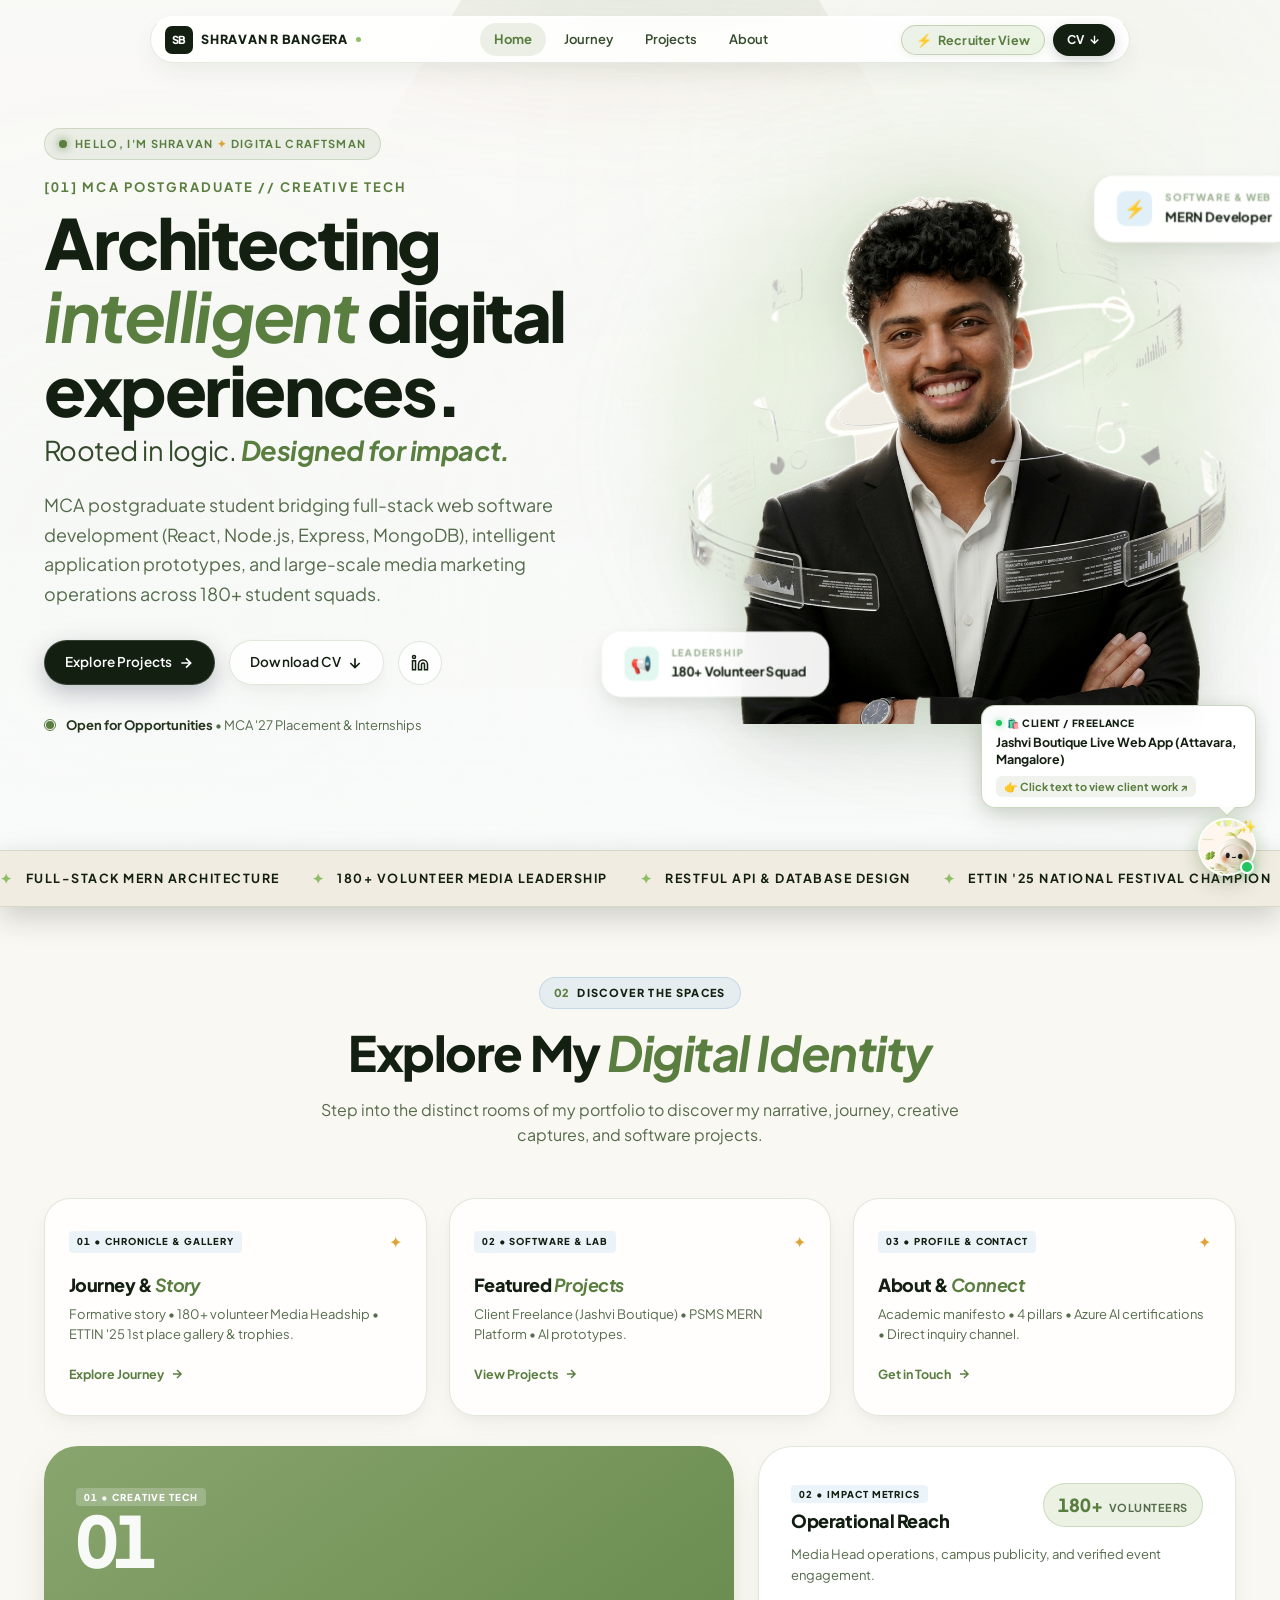
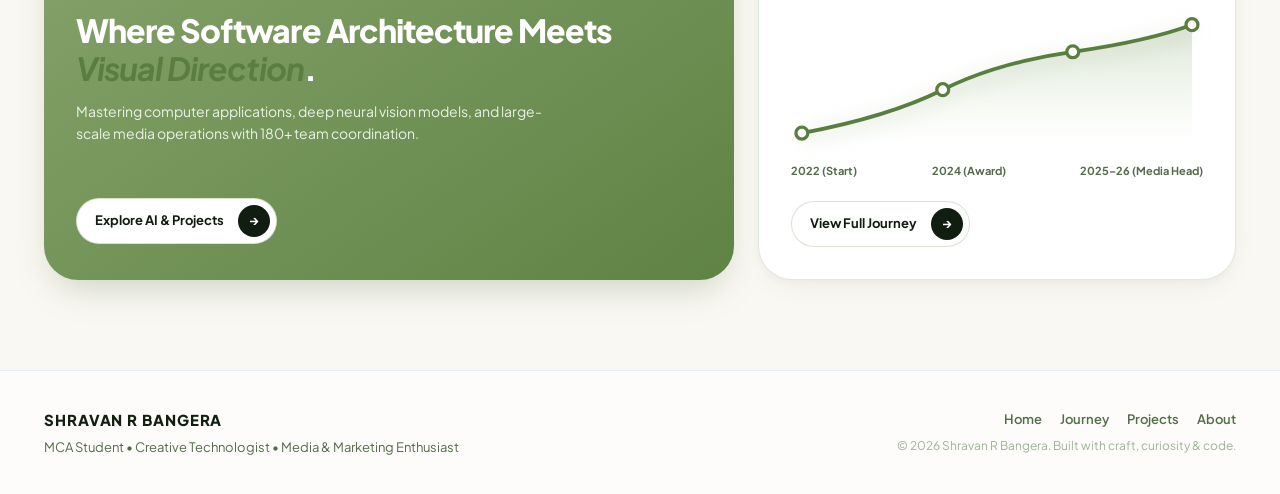
<file: index.html>
<!DOCTYPE html>
<html lang="en">
<head>
  <meta charset="UTF-8">
  <meta name="viewport" content="width=device-width, initial-scale=1.0, maximum-scale=5.0, viewport-fit=cover">
  <title>Shravan R Bangera | Digital Identity &amp; Studio</title>
  <meta name="description" content="Official personal digital studio of Shravan R Bangera — MCA student, creative technologist, media & marketing enthusiast, and award-winning photographer.">
  <meta name="author" content="Shravan R Bangera">
  <meta name="theme-color" content="#F8FBFC">

  <!-- Open Graph / Social Sharing -->
  <meta property="og:title" content="Shravan R Bangera | Creative Technologist &amp; Media Enthusiast">
  <meta property="og:description" content="A digital identity combining computer applications, visual storytelling, and departmental media leadership.">
  <meta property="og:image" content="assets/shravan-portrait.png">
  <meta property="og:type" content="website">

  <!-- Favicon -->
  <link rel="icon" type="image/svg+xml" href="data:image/svg+xml,<svg xmlns='http://www.w3.org/2000/svg' viewBox='0 0 32 32'><rect width='32' height='32' rx='8' fill='%230878C9'/><text x='16' y='22' font-family='sans-serif' font-size='18' font-weight='bold' fill='white' text-anchor='middle'>S</text></svg>">

  <!-- Google Fonts: Unified Typography (Plus Jakarta Sans) -->
  <link rel="preconnect" href="https://fonts.googleapis.com">
  <link rel="preconnect" href="https://fonts.gstatic.com" crossorigin>
  <link href="https://fonts.googleapis.com/css2?family=Plus+Jakarta+Sans:ital,wght@0,300;0,400;0,500;0,600;0,700;0,800;1,400;1,500;1,600;1,700;1,800&display=swap" rel="stylesheet">

  <!-- Primary Stylesheet -->
  <link rel="stylesheet" href="style.css?v=2.5">
</head>
<body data-page="home">

  <!-- Custom Magnetic Cursor (Desktop) -->
  <div class="cursor-dot" id="cursorDot" aria-hidden="true"></div>
  <div class="cursor-ring" id="cursorRing" aria-hidden="true">
    <span class="cursor-label" id="cursorLabel"></span>
  </div>

  <!-- Ambient Glowing Background Canvas -->
  <div class="ambient-canvas" aria-hidden="true">
    <div class="ambient-orb orb-primary"></div>
    <div class="ambient-orb orb-secondary"></div>
    <div class="ambient-orb orb-accent"></div>
    <div class="ambient-grid-pattern"></div>
    <div class="ambient-noise-layer"></div>
  </div>

  <!-- Page Transition Curtain -->
  <div class="page-transition-curtain" id="pageTransitionCurtain" aria-hidden="true">
    <div class="curtain-brand-mark">
      <span class="curtain-mono">SB</span>
      <span class="curtain-title">SHRAVAN R BANGERA</span>
    </div>
  </div>

  <!-- Floating Glass Navigation Island -->
  <header class="studio-header" id="studioHeader">
    <nav class="nav-island glass-panel" aria-label="Main Navigation">
      <a href="index.html" class="nav-brand" data-nav-link aria-label="Shravan R Bangera Home">
        <span class="brand-monogram">SB</span>
        <span class="brand-name">SHRAVAN R BANGERA</span>
        <span class="brand-dot"></span>
      </a>

      <div class="nav-menu-wrapper" id="navMenuWrapper">
        <ul class="nav-links-list">
          <li><a href="index.html" class="nav-item active" data-nav-link>Home</a></li>
          <li><a href="journey.html" class="nav-item" data-nav-link>Journey</a></li>
          <li><a href="projects.html" class="nav-item" data-nav-link>Projects</a></li>
          <li><a href="about.html" class="nav-item" data-nav-link>About</a></li>
        </ul>
        <div class="mobile-menu-cta-bar">
          <button class="btn btn-recruiter-menu" id="mobileRecruiterTrigger" aria-label="Open Recruiter Executive View">
            <span class="recruiter-zap">⚡</span>
            <span>Recruiter Executive View</span>
          </button>
          <a href="assets/SHRAVAN_RESUME.pdf" download="SHRAVAN_RESUME.pdf" target="_blank" rel="noopener" class="btn btn-resume-menu">
            <span>📄 Download Resume (PDF)</span>
          </a>
        </div>
      </div>

      <div class="nav-cta-actions">
        <button class="btn btn-recruiter-toggle" id="recruiterModalTrigger" data-magnetic aria-label="Open Recruiter Executive View">
          <span class="recruiter-zap">⚡</span>
          <span>Recruiter View</span>
        </button>

        <a href="assets/SHRAVAN_RESUME.pdf" download="SHRAVAN_RESUME.pdf" target="_blank" rel="noopener" class="btn btn-pill-nav" data-magnetic>
          <span>CV</span>
          <svg class="btn-icon" width="13" height="13" viewBox="0 0 24 24" fill="none" stroke="currentColor" stroke-width="2.5"><path d="M12 5v14M19 12l-7 7-7-7"/></svg>
        </a>

        <button class="menu-toggle-btn" id="menuToggleBtn" aria-label="Toggle navigation menu" aria-expanded="false">
          <span class="menu-line line-1"></span>
          <span class="menu-line line-2"></span>
          <span class="menu-line line-3"></span>
        </button>
      </div>
    </nav>
  </header>

  <!-- Main Container for Home Page -->
  <main class="page-content-wrapper" id="mainContent">

    <!-- HOME HERO SECTION -->
    <section class="section home-hero-section">
      <!-- Dreamscape Ambient Radiant Light Beam (Sample 3) -->
      <div class="dreamscape-beam-glow" aria-hidden="true"></div>

      <div class="container hero-layout-grid">
        
        <!-- Hero Left Content -->
        <div class="hero-text-block">
          
          <div class="hero-eyebrow-pill reveal-item">
            <span class="eyebrow-pulse-dot"></span>
            <span class="eyebrow-text">HELLO, I'M SHRAVAN <span class="sparkle-star">✦</span> DIGITAL CRAFTSMAN</span>
          </div>

          <div class="hero-headline-group reveal-item" data-delay="100">
            <h1 class="hero-main-title editorial-display-heading">
              <span class="title-sub-line font-mono" style="font-size: 13px; letter-spacing: 0.16em; text-transform: uppercase; color: var(--sage-primary); font-weight: 700; margin-bottom: 6px;">[01] MCA POSTGRADUATE // CREATIVE TECH</span>
              <span class="title-hero-line font-display" style="font-size: clamp(2.6rem, 5.4vw, 4.4rem); font-weight: 800; line-height: 1.06;">
                Architecting <em class="editorial-italic">intelligent</em> digital experiences.
              </span>
              <span class="title-sub-line font-display" style="font-size: clamp(1.25rem, 2.2vw, 1.7rem); font-weight: 400; color: var(--text-secondary); margin-top: 6px;">
                Rooted in logic. <i>Designed for impact.</i>
              </span>
            </h1>
          </div>

          <p class="hero-bio-lead reveal-item" data-delay="200">
            MCA postgraduate student bridging full-stack web software development (React, Node.js, Express, MongoDB), intelligent application prototypes, and large-scale media marketing operations across 180+ student squads.
          </p>

          <div class="hero-actions-cluster reveal-item" data-delay="300">
            <a href="projects.html" class="btn btn-primary-glow" data-nav-link data-magnetic>
              <span>Explore Projects</span>
              <svg class="btn-arrow" width="16" height="16" viewBox="0 0 24 24" fill="none" stroke="currentColor" stroke-width="2.5"><path d="M5 12h14M12 5l7 7-7 7"/></svg>
            </a>
            <a href="assets/SHRAVAN_RESUME.pdf" download="SHRAVAN_RESUME.pdf" target="_blank" rel="noopener" class="btn btn-glass-card" data-magnetic>
              <span>Download CV</span>
              <svg class="btn-arrow" width="16" height="16" viewBox="0 0 24 24" fill="none" stroke="currentColor" stroke-width="2.5"><path d="M12 5v14M19 12l-7 7-7-7"/></svg>
            </a>
            <a href="https://www.linkedin.com/in/shravan-r-bangera-7bb053246/" target="_blank" rel="noopener" class="btn btn-glass-icon" aria-label="LinkedIn Profile" data-magnetic>
              <svg width="18" height="18" viewBox="0 0 24 24" fill="none" stroke="currentColor" stroke-width="2"><path d="M16 8a6 6 0 0 1 6 6v7h-4v-7a2 2 0 0 0-2-2 2 2 0 0 0-2 2v7h-4v-7a6 6 0 0 1 6-6z"/><rect x="2" y="9" width="4" height="12"/><circle cx="4" cy="4" r="2"/></svg>
            </a>
          </div>

          <div class="hero-status-strip reveal-item" data-delay="350">
            <div class="status-indicator">
              <span class="pulse-ring"></span>
              <span class="status-dot"></span>
            </div>
            <span class="status-msg"><strong>Open for Opportunities</strong> &bull; MCA '27 Placement &amp; Internships</span>
          </div>
        </div>

        <!-- Hero Right: Clean Organic Portrait with Subtle Floating Badges -->
        <div class="hero-visual-block reveal-item" data-delay="250">
          <div class="portrait-stage-wrapper card-3d-tilt" id="portraitStage">
            <div class="portrait-aura-glow" aria-hidden="true"></div>
            
            <div class="portrait-glass-aperture modern-3d-frame">
              <div class="portrait-image-container">
                <img src="assets/shravan-portrait.png" alt="Shravan R Bangera - MCA Student and Creative Technologist" class="portrait-image" loading="eager">
              </div>
              <div class="portrait-glass-rim"></div>
            </div>

            <!-- Floating Badge Top Right -->
            <div class="floating-badge badge-top-right" data-magnetic>
              <div class="badge-icon-wrap icon-cyan">
                <span style="font-size: 16px;">⚡</span>
              </div>
              <div class="badge-text-group">
                <span class="badge-kicker font-mono">SOFTWARE &amp; WEB</span>
                <span class="badge-title font-mono">MERN Developer</span>
              </div>
            </div>

            <!-- Floating Badge Bottom Left -->
            <div class="floating-badge badge-bottom-left" data-magnetic>
              <div class="badge-icon-wrap icon-emerald">
                <span style="font-size: 16px;">📢</span>
              </div>
              <div class="badge-text-group">
                <span class="badge-kicker font-mono">LEADERSHIP</span>
                <span class="badge-title font-mono">180+ Volunteer Squad</span>
              </div>
            </div>

          </div>
        </div>

      </div>
    </section>

    <!-- Endless Looping Marquee Ticker Strip -->
    <div class="marquee-ribbon-container" aria-label="Skill & Leadership Marquee Ticker">
      <div class="marquee-ribbon-track">
        <div class="marquee-ribbon-item"><span class="marquee-star">✦</span> FULL-STACK MERN ARCHITECTURE</div>
        <div class="marquee-ribbon-item"><span class="marquee-star">✦</span> 180+ VOLUNTEER MEDIA LEADERSHIP</div>
        <div class="marquee-ribbon-item"><span class="marquee-star">✦</span> RESTFUL API &amp; DATABASE DESIGN</div>
        <div class="marquee-ribbon-item"><span class="marquee-star">✦</span> ETTIN '25 NATIONAL FESTIVAL CHAMPION</div>
        <div class="marquee-ribbon-item"><span class="marquee-star">✦</span> AZURE AI AI-900 CERTIFIED</div>
        <div class="marquee-ribbon-item"><span class="marquee-star">✦</span> AVAILABLE FOR MCA '27 RECRUITMENT</div>
        <!-- Duplicated for seamless loop -->
        <div class="marquee-ribbon-item"><span class="marquee-star">✦</span> FULL-STACK MERN ARCHITECTURE</div>
        <div class="marquee-ribbon-item"><span class="marquee-star">✦</span> 180+ VOLUNTEER MEDIA LEADERSHIP</div>
        <div class="marquee-ribbon-item"><span class="marquee-star">✦</span> RESTFUL API &amp; DATABASE DESIGN</div>
        <div class="marquee-ribbon-item"><span class="marquee-star">✦</span> ETTIN '25 NATIONAL FESTIVAL CHAMPION</div>
        <div class="marquee-ribbon-item"><span class="marquee-star">✦</span> AZURE AI AI-900 CERTIFIED</div>
        <div class="marquee-ribbon-item"><span class="marquee-star">✦</span> AVAILABLE FOR MCA '27 RECRUITMENT</div>
      </div>
    </div>

    <!-- DIGITAL STUDIO ROOM PORTALS -->
    <section class="section home-portals-section">
      <div class="container">
        
        <div class="section-editorial-header text-center">
          <div class="header-tag-pill">
            <span class="tag-number">02</span>
            <span class="tag-title">DISCOVER THE SPACES</span>
          </div>
          <h2 class="section-giant-title editorial-display-heading">Explore My <em>Digital Identity</em></h2>
          <p class="section-lead-paragraph">
            Step into the distinct rooms of my portfolio to discover my narrative, journey, creative captures, and software projects.
          </p>
        </div>

        <div class="portals-quad-grid">
          
          <!-- Portal 1: Journey (Story, Milestones & Creative Work) -->
          <a href="journey.html" class="portal-room-card glass-panel card-3d-tilt" data-nav-link>
            <div class="portal-card-top">
              <span class="portal-badge font-mono">01 &bull; CHRONICLE &amp; GALLERY</span>
              <span class="sparkle-star">✦</span>
            </div>
            <h3 class="portal-title editorial-display-heading">Journey &amp; <em>Story</em></h3>
            <p class="portal-sub">Formative story &bull; 180+ volunteer Media Headship &bull; ETTIN '25 1st place gallery &amp; trophies.</p>
            <div class="portal-cta-arrow">
              <span>Explore Journey</span>
              <svg width="14" height="14" viewBox="0 0 24 24" fill="none" stroke="currentColor" stroke-width="2.5"><path d="M5 12h14M12 5l7 7-7 7"/></svg>
            </div>
          </a>

          <!-- Portal 2: Projects & AI Lab -->
          <a href="projects.html" class="portal-room-card glass-panel card-3d-tilt" data-nav-link>
            <div class="portal-card-top">
              <span class="portal-badge font-mono">02 &bull; SOFTWARE &amp; LAB</span>
              <span class="sparkle-star">✦</span>
            </div>
            <h3 class="portal-title editorial-display-heading">Featured <em>Projects</em></h3>
            <p class="portal-sub">Client Freelance (Jashvi Boutique) &bull; PSMS MERN Platform &bull; AI prototypes.</p>
            <div class="portal-cta-arrow">
              <span>View Projects</span>
              <svg width="14" height="14" viewBox="0 0 24 24" fill="none" stroke="currentColor" stroke-width="2.5"><path d="M5 12h14M12 5l7 7-7 7"/></svg>
            </div>
          </a>

          <!-- Portal 3: About & Contact -->
          <a href="about.html" class="portal-room-card glass-panel card-3d-tilt" data-nav-link>
            <div class="portal-card-top">
              <span class="portal-badge font-mono">03 &bull; PROFILE &amp; CONTACT</span>
              <span class="sparkle-star">✦</span>
            </div>
            <h3 class="portal-title editorial-display-heading">About &amp; <em>Connect</em></h3>
            <p class="portal-sub">Academic manifesto &bull; 4 pillars &bull; Azure AI certifications &bull; Direct inquiry channel.</p>
            <div class="portal-cta-arrow">
              <span>Get in Touch</span>
              <svg width="14" height="14" viewBox="0 0 24 24" fill="none" stroke="currentColor" stroke-width="2.5"><path d="M5 12h14M12 5l7 7-7 7"/></svg>
            </div>
          </a>

        </div>

        <!-- BENTO TELEMETRY & STUDIO HIGHLIGHTS (Editorial Bento Grid) -->
        <div class="bento-hero-grid reveal-item" data-delay="300">
          
          <!-- Left Bento Green Card (Inspired by Image 1 & 4) -->
          <div class="bento-card-green card-3d-tilt">
            <div class="bento-card-top">
              <span class="portal-badge font-mono" style="background: rgba(255,255,255,0.22); color: #FFFFFF;">01 &bull; CREATIVE TECH</span>
              <div class="bento-big-num font-mono">01</div>
            </div>
            
            <div>
              <h3 class="editorial-display-heading" style="font-size: clamp(1.5rem, 2.5vw, 2.1rem); font-weight: 800; line-height: 1.18; margin-bottom: 12px; color: #FFFFFF;">
                Where Software Architecture Meets <em>Visual Direction</em>.
              </h3>
              <p style="font-size: 14px; opacity: 0.92; line-height: 1.6; margin-bottom: 24px; max-width: 480px; color: #F5FAF0;">
                Mastering computer applications, deep neural vision models, and large-scale media operations with 180+ team coordination.
              </p>
            </div>

            <a href="projects.html" class="bento-pill-action" data-nav-link data-magnetic>
              <span>Explore AI &amp; Projects</span>
              <span class="bento-circle-arrow">&rarr;</span>
            </a>
          </div>

          <!-- Right Bento Cream Card with Interactive Telemetry Chart -->
          <div class="bento-card-cream card-3d-tilt">
            <div>
              <div class="chart-header-row" style="margin-bottom: 12px;">
                <div class="chart-title-group">
                  <span class="portal-badge font-mono">02 &bull; IMPACT METRICS</span>
                  <h3 class="editorial-display-heading" style="margin-top: 6px; font-size: 18px;">Operational Reach</h3>
                </div>
                <div class="chart-hud-stat">
                  <span class="chart-hud-val font-mono">180+</span>
                  <span class="chart-hud-label font-mono">Volunteers</span>
                </div>
              </div>

              <p style="font-size: 13px; color: var(--text-muted); margin-bottom: 16px;">
                Media Head operations, campus publicity, and verified event engagement.
              </p>

              <!-- Interactive SVG Telemetry Sparkline Chart -->
              <svg class="svg-telemetry-chart" viewBox="0 0 380 140" aria-label="Volunteer & Operations Growth Chart">
                <defs>
                  <linearGradient id="sageAreaGrad" x1="0" y1="0" x2="0" y2="1">
                    <stop offset="0%" stop-color="#5A7E40" stop-opacity="0.38"/>
                    <stop offset="100%" stop-color="#8EBE67" stop-opacity="0.0"/>
                  </linearGradient>
                </defs>
                <path class="chart-area" d="M 10 120 Q 90 105, 140 80 T 260 45 T 370 20 L 370 130 L 10 130 Z"/>
                <path class="chart-line" d="M 10 120 Q 90 105, 140 80 T 260 45 T 370 20"/>
                
                <!-- Data Points -->
                <circle class="chart-point" cx="10" cy="120" data-val="2022: Social Media Coordinator (15+)"/>
                <circle class="chart-point" cx="140" cy="80" data-val="2023: Digital Head (60+)"/>
                <circle class="chart-point" cx="260" cy="45" data-val="2024: Best Service Award (120+)"/>
                <circle class="chart-point" cx="370" cy="20" data-val="2025: Media Head (180+ Team)"/>
              </svg>

              <div style="display: flex; justify-content: space-between; font-size: 11px; font-weight: 700; color: var(--text-muted); margin-top: 8px; font-family: var(--font-mono);">
                <span>2022 (Start)</span>
                <span>2024 (Award)</span>
                <span>2025–26 (Media Head)</span>
              </div>
            </div>

            <div style="margin-top: 20px;">
              <a href="journey.html" class="bento-pill-action" data-nav-link data-magnetic>
                <span>View Full Journey</span>
                <span class="bento-circle-arrow">&rarr;</span>
              </a>
            </div>
          </div>

        </div>

      </div>
    </section>

  </main>

  <!-- RECRUITER EXECUTIVE BRIEFING MODAL -->
  <div class="modal-scrim" id="recruiterModal" role="dialog" aria-modal="true" aria-hidden="true" tabindex="-1">
    <div class="recruiter-dialog glass-panel">
      <button class="modal-close-trigger" id="recruiterCloseBtn" aria-label="Close Recruiter View" data-magnetic>&times;</button>
      
      <div class="recruiter-header-bar">
        <div>
          <span class="recruiter-kicker">⚡ 1-MINUTE EXECUTIVE BRIEFING</span>
          <h2 class="recruiter-name">SHRAVAN R BANGERA</h2>
          <p class="recruiter-title">MCA Postgraduate Student &bull; Full-Stack &amp; AI Applications &bull; Media &amp; Marketing Operations</p>
        </div>
        <a href="assets/SHRAVAN_RESUME.pdf" download="SHRAVAN_RESUME.pdf" target="_blank" rel="noopener" class="btn btn-primary-glow" data-magnetic>
          <span>Download Official CV (PDF)</span>
          <svg width="14" height="14" viewBox="0 0 24 24" fill="none" stroke="currentColor" stroke-width="2.5"><path d="M12 5v14M19 12l-7 7-7-7"/></svg>
        </a>
      </div>

      <div class="recruiter-body-grid">
        
        <!-- Column 1: Core Value Proposition -->
        <div class="recruiter-col">
          <h3 class="recruiter-section-title">Candidate Profile</h3>
          <p class="recruiter-summary-text">
            MCA postgraduate student with hands-on experience in full-stack web development (React, Node.js/Express), AI-powered applications, and project/event coordination. Skilled in technical documentation, data management, and digital campaigns.
          </p>

          <h3 class="recruiter-section-title" style="margin-top: 18px;">Education</h3>
          <ul class="recruiter-quick-list">
            <li><strong>MCA (2025–2027)</strong> — N.M.A.M. Institute of Technology, Nitte</li>
            <li><strong>BCA (2022–2025)</strong> — Dr. NSAM First Grade College, Nitte</li>
          </ul>

          <h3 class="recruiter-section-title" style="margin-top: 18px;">Core Competencies</h3>
          <div class="recruiter-chips">
            <span>Python</span>
            <span>MERN Stack</span>
            <span>React</span>
            <span>Node.js</span>
            <span>Express.js</span>
            <span>AI/ML Fundamentals</span>
            <span>Prompt Engineering</span>
            <span>Project Coordination</span>
            <span>Media Operations</span>
            <span>Git &amp; SQL</span>
          </div>
        </div>

        <!-- Column 2: Key Milestones & Direct Actions -->
        <div class="recruiter-col">
          <h3 class="recruiter-section-title">Verified Key Milestones</h3>
          <ul class="recruiter-milestones-list">
            <li><strong>Media Head (MCA Dept, NMAMIT):</strong> Coordinated logistics &amp; media across 5+ programs with 180+ volunteers; published 15+ promotional campaigns.</li>
            <li><strong>Media Team Member (BCA Program):</strong> Grew average post engagement by 87% across 4 departmental events; cut documentation time by 50% using AI tools.</li>
            <li><strong>Internship (Zephyr Technologies):</strong> Prepared technical documentation for MERN Stack projects and development workflows.</li>
            <li><strong>Featured &amp; Client Projects:</strong> Jashvi Boutique (Client Freelance Web App &mdash; Render) &bull; Photo Studio Management System (PSMS &mdash; MERN Stack) &bull; FoodIQ (AI prototype).</li>
            <li><strong>Honours &amp; Awards:</strong> 1st Place Photography (Nitte Aqua Lens 2024 University Level &amp; ETTIN 2025 National Fest); 2nd Place (AGON 2024).</li>
          </ul>

          <h3 class="recruiter-section-title" style="margin-top: 18px;">Direct Placement Contacts</h3>
          <div class="recruiter-contact-strip">
            <a href="mailto:shravanrbangera@gmail.com" class="rec-contact-item">📧 shravanrbangera@gmail.com</a>
            <a href="tel:+919964429300" class="rec-contact-item">📱 +91 9964429300</a>
            <a href="https://www.linkedin.com/in/shravan-r-bangera-7bb053246/" target="_blank" rel="noopener" class="rec-contact-item">🔗 linkedin.com/in/shravan-r-bangera-7bb053246</a>
            <a href="assets/shravan-bangera-resume.html" target="_blank" rel="noopener" class="rec-contact-item">📄 View Interactive HTML Resume</a>
          </div>
        </div>

      </div>
    </div>
  </div>

  <!-- Shared Minimal Footer -->
  <footer class="studio-footer">
    <div class="container footer-content-wrap">
      <div class="footer-left-brand">
        <a href="index.html" class="footer-logo" data-nav-link>SHRAVAN R BANGERA</a>
        <p class="footer-identity-tag">MCA Student &bull; Creative Technologist &bull; Media &amp; Marketing Enthusiast</p>
      </div>

      <div class="footer-right-cluster">
        <div class="footer-nav-links">
          <a href="index.html" data-nav-link>Home</a>
          <a href="journey.html" data-nav-link>Journey</a>
          <a href="projects.html" data-nav-link>Projects</a>
          <a href="about.html" data-nav-link>About</a>
        </div>
        <p class="footer-copyright">&copy; 2026 Shravan R Bangera. Built with craft, curiosity &amp; code.</p>
      </div>
    </div>
  </footer>

  <!-- Interactive Smart AI Robot Companion & Profile Navigator -->
  <aside class="cloud-mascot-companion" id="cloudMascot" aria-label="Smart AI Profile Navigator">
    <div class="mascot-speech-bubble" id="mascotBubble" role="status">
      <span class="bubble-text">Hi! I'm SproutBot 🤖 Ask me anything or search my work!</span>
    </div>
    <button class="mascot-avatar-btn" id="mascotAvatarBtn" aria-label="Open SproutBot AI Profile Navigator" data-magnetic>
      <img src="assets/sprout-mascot.jpg" alt="SproutBot AI Navigator" class="mascot-img">
      <span class="mascot-sparkle">✨</span>
      <span class="mascot-badge-online"></span>
    </button>

    <!-- Smart AI Chatbot Interactive Modal Panel -->
    <div class="mascot-chat-panel glass-panel" id="mascotChatPanel" aria-hidden="true" role="dialog" aria-label="SproutBot AI Assistant">
      <div class="chat-panel-header">
        <div class="chat-header-info">
          <div class="chat-avatar-frame">
            <img src="assets/sprout-mascot.jpg" alt="SproutBot" class="chat-avatar-mini">
            <span class="avatar-live-dot"></span>
          </div>
          <div>
            <div class="chat-bot-title">SproutBot AI <span class="bot-badge">SMART GUIDE</span></div>
            <div class="chat-bot-status">Trained on Shravan's Full Profile</div>
          </div>
        </div>
        <div class="chat-header-actions">
          <button class="chat-icon-btn" id="chatResetBtn" title="Clear Conversation" aria-label="Clear Conversation">
            <svg width="13" height="13" viewBox="0 0 24 24" fill="none" stroke="currentColor" stroke-width="2.4" stroke-linecap="round" stroke-linejoin="round">
              <path d="M3 12a9 9 0 0 1 9-9 9.75 9.75 0 0 1 6.74 2.74L21 8"></path>
              <path d="M21 3v5h-5"></path>
              <path d="M21 12a9 9 0 0 1-9 9 9.75 9.75 0 0 1-6.74-2.74L3 16"></path>
              <path d="M8 16H3v5"></path>
            </svg>
          </button>
          <button class="chat-icon-btn" id="chatCloseBtn" title="Close Chat" aria-label="Close Chat">
            <svg width="13" height="13" viewBox="0 0 24 24" fill="none" stroke="currentColor" stroke-width="2.5" stroke-linecap="round" stroke-linejoin="round">
              <line x1="18" y1="6" x2="6" y2="18"></line>
              <line x1="6" y1="6" x2="18" y2="18"></line>
            </svg>
          </button>
        </div>
      </div>

      <div class="chat-quick-chips-bar" id="chatQuickChips">
        <button class="chat-chip-btn" data-query="projects">🚀 Projects</button>
        <button class="chat-chip-btn" data-query="psms">📷 PSMS App</button>
        <button class="chat-chip-btn" data-query="awards">🏆 Awards</button>
        <button class="chat-chip-btn" data-query="photography">📸 Photography</button>
        <button class="chat-chip-btn" data-query="leadership">📢 180+ Volunteers</button>
        <button class="chat-chip-btn" data-query="skills">🛠️ Skills</button>
        <button class="chat-chip-btn" data-query="resume">📄 Resume</button>
        <button class="chat-chip-btn" data-query="contact">📧 Contact</button>
      </div>

      <div class="chat-messages-container" id="chatMessagesContainer" role="log" aria-live="polite"></div>

      <form class="chat-input-wrapper" id="chatInputForm" autocomplete="off">
        <input 
          type="text" 
          id="chatInputText" 
          class="chat-input-field" 
          placeholder="Ask me anything (e.g. PSMS, awards, skills)..." 
          aria-label="Ask SproutBot AI"
        >
        <button type="submit" class="chat-send-btn" id="chatSendBtn" aria-label="Send query">
          <svg width="15" height="15" viewBox="0 0 24 24" fill="none" stroke="currentColor" stroke-width="2.5" stroke-linecap="round" stroke-linejoin="round">
            <line x1="22" y1="2" x2="11" y2="13"></line>
            <polygon points="22 2 15 22 11 13 2 9 22 2"></polygon>
          </svg>
        </button>
      </form>
    </div>
  </aside>

  <!-- Script -->
  <script src="script.js?v=2.5"></script>
</body>
</html>
</file>
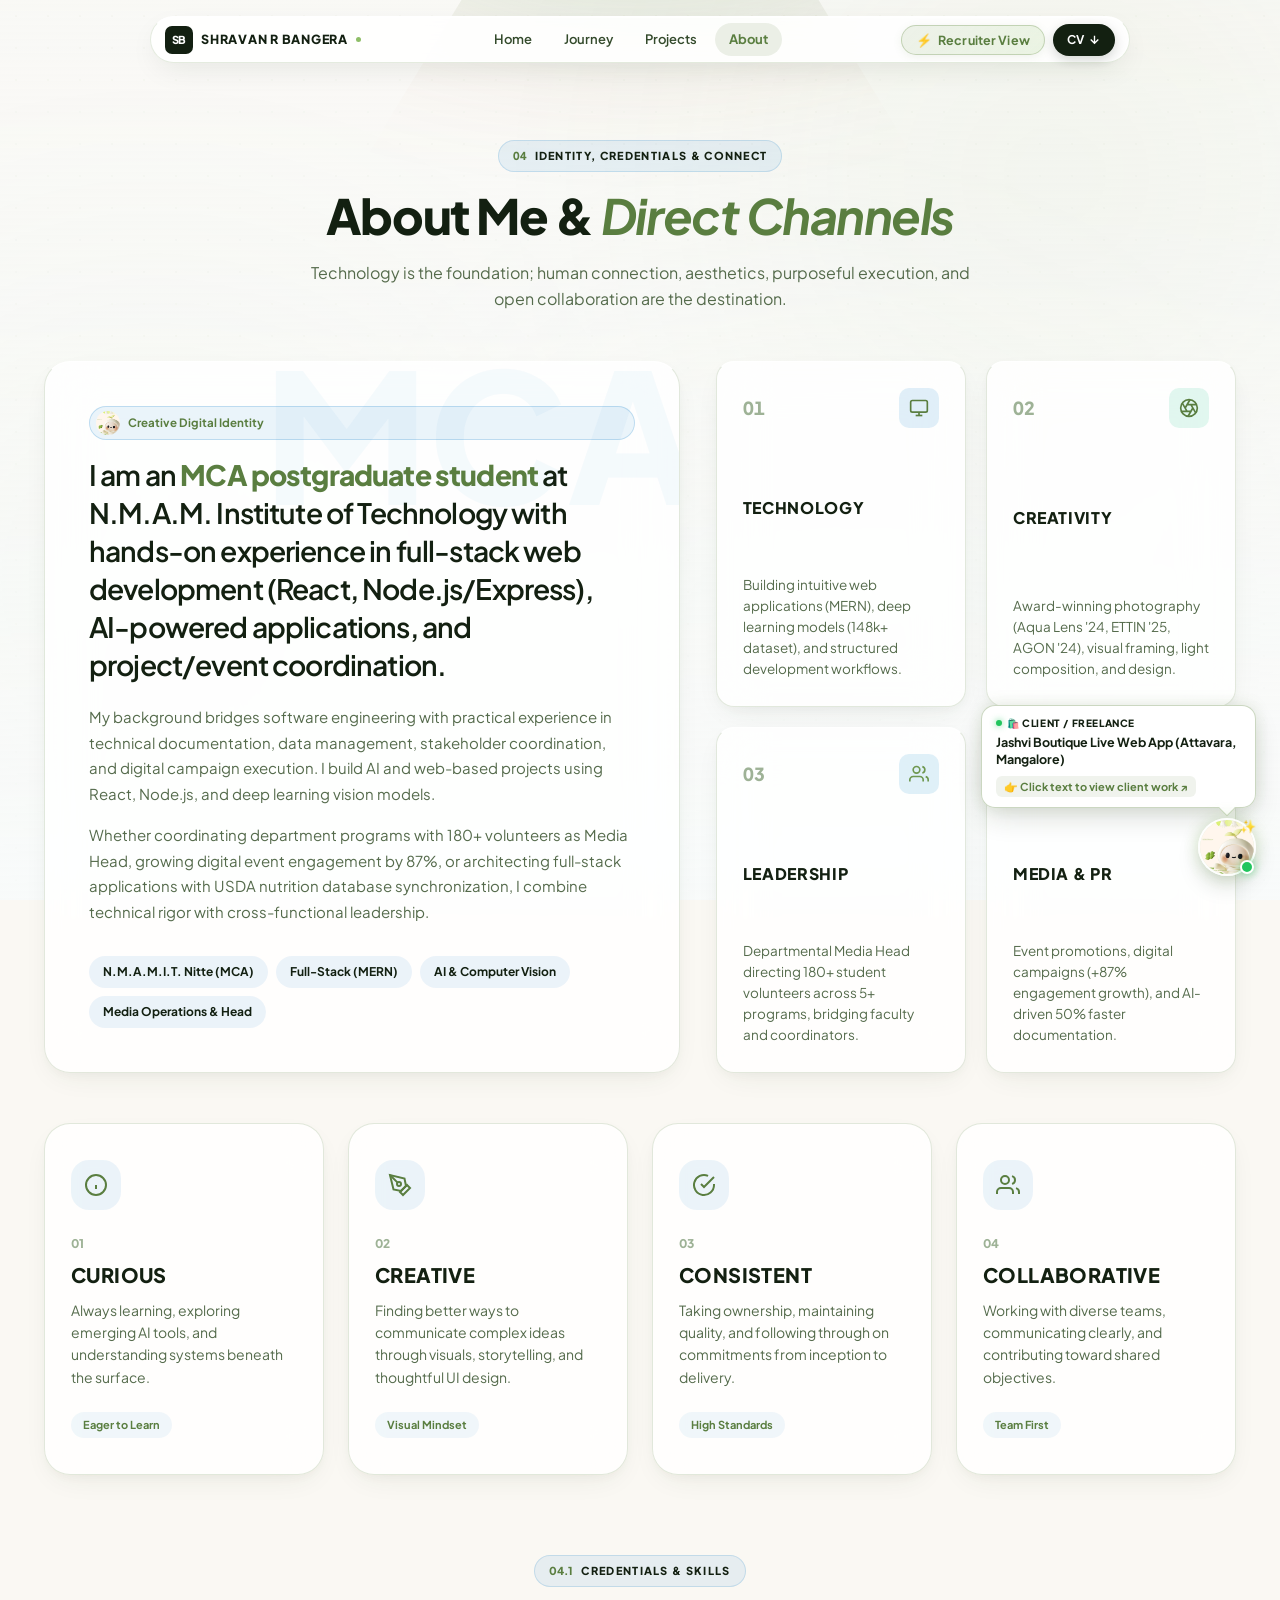
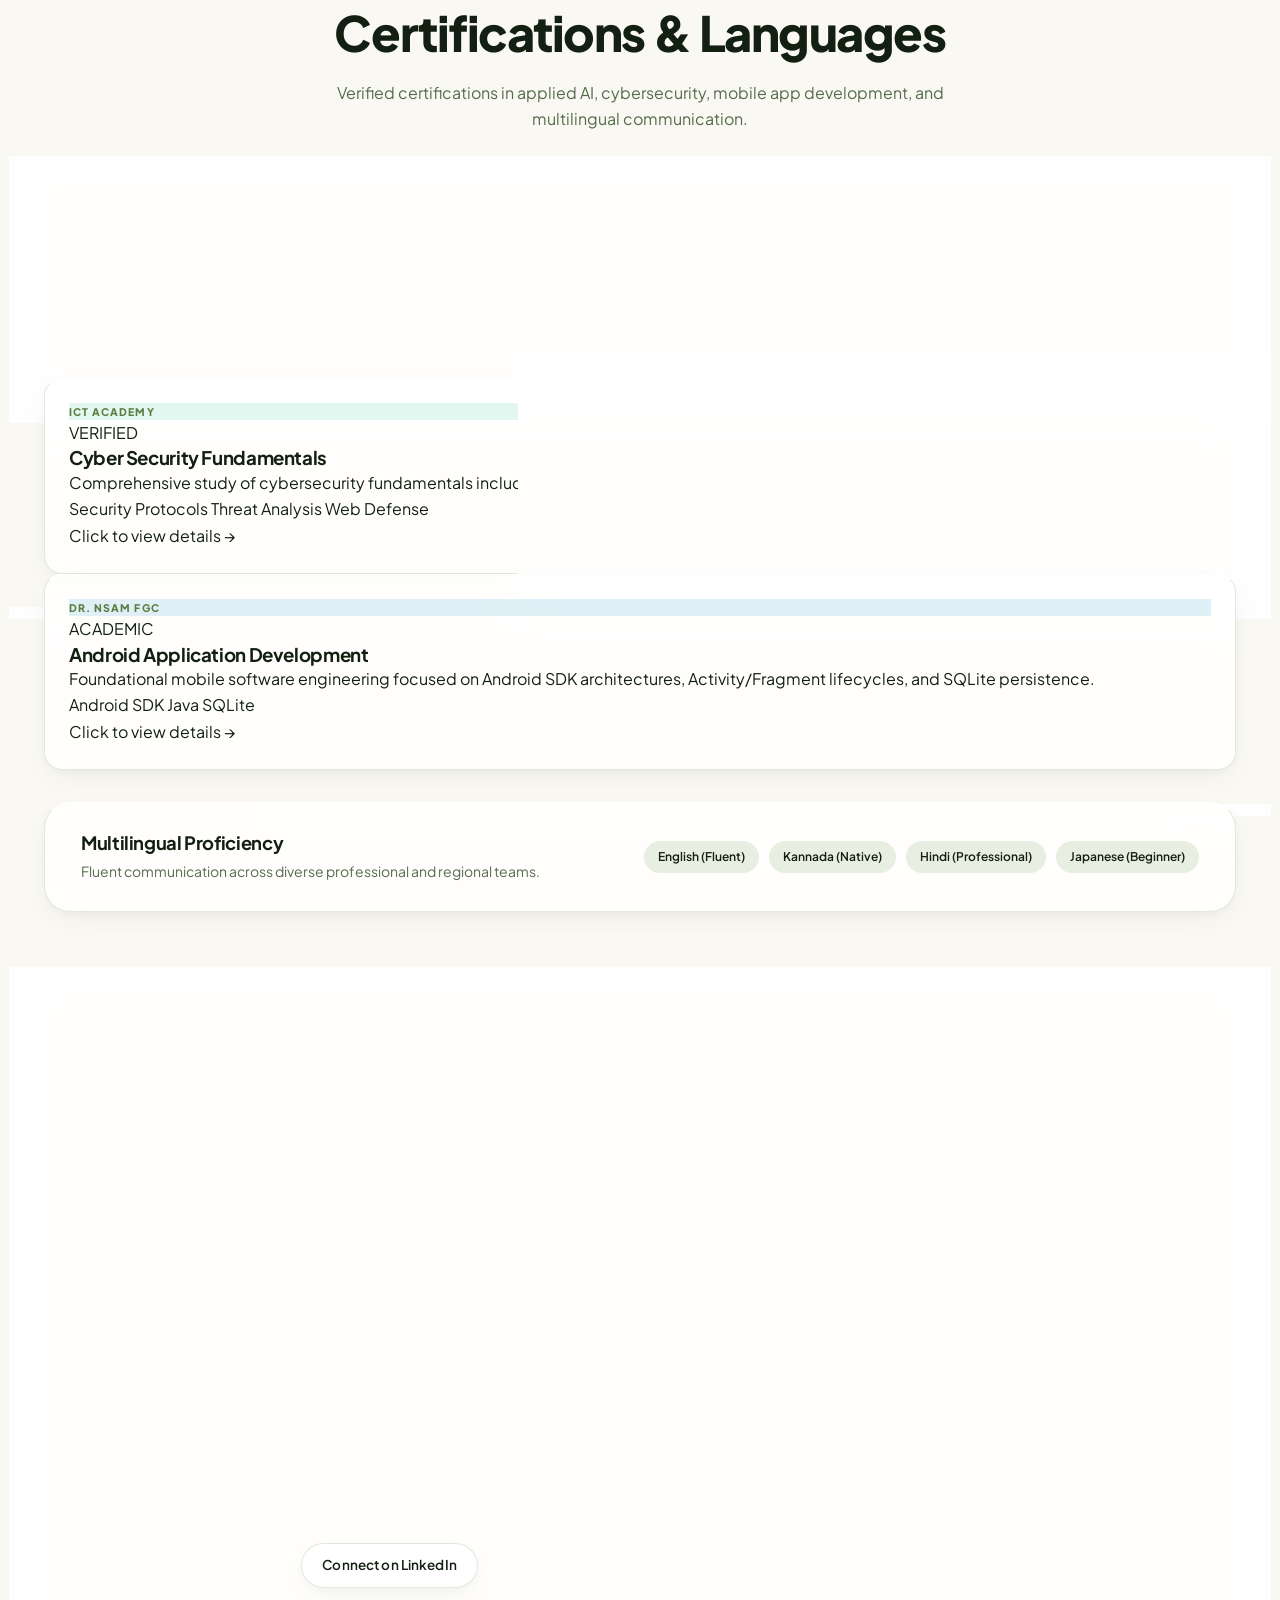
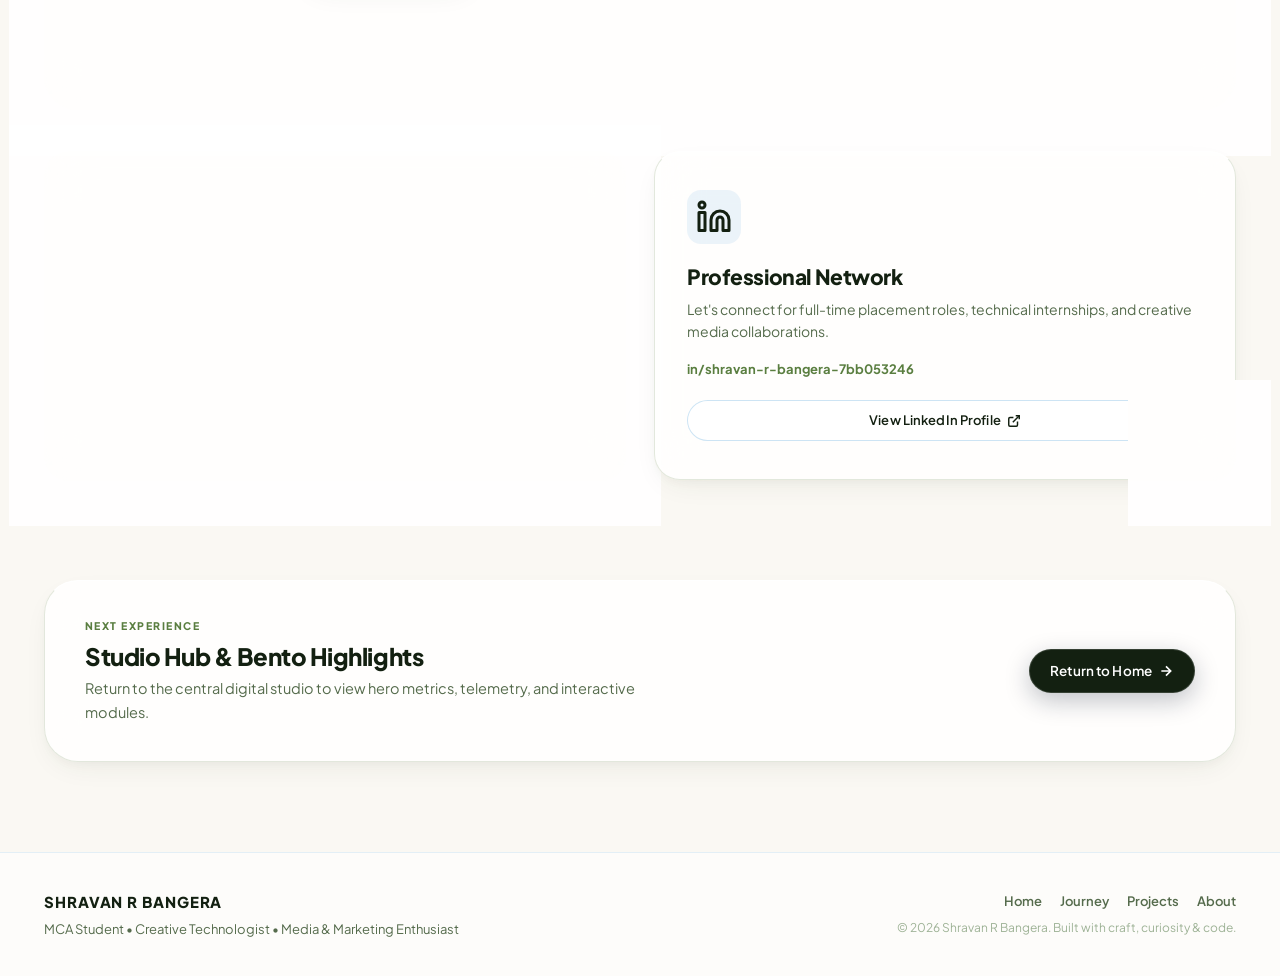
<file: about.html>
<!DOCTYPE html>
<html lang="en">
<head>
  <meta charset="UTF-8">
  <meta name="viewport" content="width=device-width, initial-scale=1.0, maximum-scale=5.0, viewport-fit=cover">
  <title>About &amp; Contact | Shravan R Bangera</title>
  <meta name="description" content="Academic profile, full-stack &amp; AI expertise, certifications, and direct contact channels for Shravan R Bangera.">
  <meta name="theme-color" content="#F8FBFC">

  <link rel="icon" type="image/svg+xml" href="data:image/svg+xml,<svg xmlns='http://www.w3.org/2000/svg' viewBox='0 0 32 32'><rect width='32' height='32' rx='8' fill='%230878C9'/><text x='16' y='22' font-family='sans-serif' font-size='18' font-weight='bold' fill='white' text-anchor='middle'>S</text></svg>">
  <!-- Google Fonts: Unified Typography (Plus Jakarta Sans) -->
  <link rel="preconnect" href="https://fonts.googleapis.com">
  <link rel="preconnect" href="https://fonts.gstatic.com" crossorigin>
  <link href="https://fonts.googleapis.com/css2?family=Plus+Jakarta+Sans:ital,wght@0,300;0,400;0,500;0,600;0,700;0,800;1,400;1,500;1,600;1,700;1,800&display=swap" rel="stylesheet">
  <link rel="stylesheet" href="style.css?v=2.5">
</head>
<body data-page="about">

  <!-- Custom Magnetic Cursor -->
  <div class="cursor-dot" id="cursorDot" aria-hidden="true"></div>
  <div class="cursor-ring" id="cursorRing" aria-hidden="true">
    <span class="cursor-label" id="cursorLabel"></span>
  </div>

  <!-- Ambient Background -->
  <div class="ambient-canvas" aria-hidden="true">
    <div class="ambient-orb orb-primary"></div>
    <div class="ambient-orb orb-secondary"></div>
    <div class="ambient-orb orb-accent"></div>
    <div class="ambient-grid-pattern"></div>
    <div class="ambient-noise-layer"></div>
  </div>

  <!-- Page Transition Curtain -->
  <div class="page-transition-curtain" id="pageTransitionCurtain" aria-hidden="true">
    <div class="curtain-brand-mark">
      <span class="curtain-mono">SB</span>
      <span class="curtain-title">SHRAVAN R BANGERA</span>
    </div>
  </div>

  <!-- Floating Glass Header -->
  <header class="studio-header" id="studioHeader">
    <nav class="nav-island glass-panel" aria-label="Main Navigation">
      <a href="index.html" class="nav-brand" data-nav-link aria-label="Shravan R Bangera Home">
        <span class="brand-monogram">SB</span>
        <span class="brand-name">SHRAVAN R BANGERA</span>
        <span class="brand-dot"></span>
      </a>

      <div class="nav-menu-wrapper" id="navMenuWrapper">
        <ul class="nav-links-list">
          <li><a href="index.html" class="nav-item" data-nav-link>Home</a></li>
          <li><a href="journey.html" class="nav-item" data-nav-link>Journey</a></li>
          <li><a href="projects.html" class="nav-item" data-nav-link>Projects</a></li>
          <li><a href="about.html" class="nav-item active" data-nav-link>About</a></li>
        </ul>
        <div class="mobile-menu-cta-bar">
          <button class="btn btn-recruiter-menu" id="mobileRecruiterTrigger" aria-label="Open Recruiter Executive View">
            <span class="recruiter-zap">⚡</span>
            <span>Recruiter Executive View</span>
          </button>
          <a href="assets/SHRAVAN_RESUME.pdf" download="SHRAVAN_RESUME.pdf" target="_blank" rel="noopener" class="btn btn-resume-menu">
            <span>📄 Download Resume (PDF)</span>
          </a>
        </div>
      </div>

      <div class="nav-cta-actions">
        <button class="btn btn-recruiter-toggle" id="recruiterModalTrigger" data-magnetic aria-label="Open Recruiter Executive View">
          <span class="recruiter-zap">⚡</span>
          <span>Recruiter View</span>
        </button>

        <a href="assets/SHRAVAN_RESUME.pdf" download="SHRAVAN_RESUME.pdf" target="_blank" rel="noopener" class="btn btn-pill-nav" data-magnetic>
          <span>CV</span>
          <svg class="btn-icon" width="13" height="13" viewBox="0 0 24 24" fill="none" stroke="currentColor" stroke-width="2.5"><path d="M12 5v14M19 12l-7 7-7-7"/></svg>
        </a>

        <button class="menu-toggle-btn" id="menuToggleBtn" aria-label="Toggle navigation menu" aria-expanded="false">
          <span class="menu-line line-1"></span>
          <span class="menu-line line-2"></span>
          <span class="menu-line line-3"></span>
        </button>
      </div>
    </nav>
  </header>

  <main class="page-content-wrapper" id="mainContent">

    <!-- PAGE HERO HEADER -->
    <section class="section inner-page-hero" style="position: relative;">
      <!-- Dreamscape Ambient Radiant Light Beam (Sample 3) -->
      <div class="dreamscape-beam-glow" aria-hidden="true"></div>

      <div class="container" style="position: relative; z-index: 1;">
        
        <div class="section-editorial-header text-center">
          <div class="header-tag-pill reveal-item">
            <span class="tag-number font-mono">04</span>
            <span class="tag-title font-mono">IDENTITY, CREDENTIALS &amp; CONNECT</span>
          </div>
          <h1 class="section-giant-title editorial-display-heading reveal-item" data-delay="100">
            About Me &amp; <em>Direct Channels</em>
          </h1>
          <p class="section-lead-paragraph reveal-item" data-delay="200">
            Technology is the foundation; human connection, aesthetics, purposeful execution, and open collaboration are the destination.
          </p>
        </div>

        <!-- ===================================================================
             SECTION 1: NARRATIVE MANIFESTO & 4 PILLARS (Side-by-Side 2-Column Grid)
             =================================================================== -->
        <div class="about-editorial-layout">
          
          <!-- Column 1: Narrative Manifesto Card -->
          <div class="about-manifesto-card glass-panel card-3d-tilt reveal-item" data-delay="250" data-cursor-text="STORY">
            <div class="watermark-symbol font-mono" aria-hidden="true">MCA</div>
            <div class="mascot-badge-pill">
              <img src="assets/sprout-mascot.jpg" alt="Creative Sprout Companion" class="mascot-badge-img">
              <span class="font-mono">Creative Digital Identity</span>
            </div>
            <h2 class="manifesto-lead editorial-display-heading" style="font-size: clamp(1.35rem, 2.2vw, 1.9rem); line-height: 1.35; margin-bottom: 20px;">
              I am an <strong>MCA postgraduate student</strong> at N.M.A.M. Institute of Technology with hands-on experience in full-stack web development (React, Node.js/Express), AI-powered applications, and project/event coordination.
            </h2>
            
            <div class="manifesto-paragraphs">
              <p>
                My background bridges software engineering with practical experience in technical documentation, data management, stakeholder coordination, and digital campaign execution. I build AI and web-based projects using React, Node.js, and deep learning vision models.
              </p>
              <p>
                Whether coordinating department programs with 180+ volunteers as Media Head, growing digital event engagement by 87%, or architecting full-stack applications with USDA nutrition database synchronization, I combine technical rigor with cross-functional leadership.
              </p>
            </div>

            <div class="manifesto-tags-row font-mono">
              <span class="pill-chip">N.M.A.M.I.T. Nitte (MCA)</span>
              <span class="pill-chip">Full-Stack (MERN)</span>
              <span class="pill-chip">AI &amp; Computer Vision</span>
              <span class="pill-chip">Media Operations &amp; Head</span>
            </div>
          </div>

          <!-- Column 2: 4 Pillars 2x2 Grid (Fills Right Column Perfectly) -->
          <div class="about-pillars-grid">
            
            <div class="pillar-card glass-panel card-3d-tilt reveal-item" data-delay="300" data-pillar-theme="tech" data-cursor-text="TECH">
              <div class="pillar-top">
                <span class="pillar-index font-mono">01</span>
                <div class="pillar-icon-box cyan-glow">
                  <svg width="20" height="20" viewBox="0 0 24 24" fill="none" stroke="currentColor" stroke-width="2"><rect x="2" y="3" width="20" height="14" rx="2" ry="2"/><line x1="8" y1="21" x2="16" y2="21"/><line x1="12" y1="17" x2="12" y2="21"/></svg>
                </div>
              </div>
              <h3 class="pillar-name font-mono">TECHNOLOGY</h3>
              <p class="pillar-desc">
                Building intuitive web applications (MERN), deep learning models (148k+ dataset), and structured development workflows.
              </p>
            </div>

            <div class="pillar-card glass-panel card-3d-tilt reveal-item" data-delay="350" data-pillar-theme="creative" data-cursor-text="PHOTO">
              <div class="pillar-top">
                <span class="pillar-index font-mono">02</span>
                <div class="pillar-icon-box emerald-glow">
                  <svg width="20" height="20" viewBox="0 0 24 24" fill="none" stroke="currentColor" stroke-width="2"><circle cx="12" cy="12" r="10"/><path d="M14.31 8l5.74 9.94M9.69 8h11.48M7.38 12l5.74-9.94M9.69 16L3.95 6.06M14.31 16H2.83M16.62 12l-5.74 9.94"/></svg>
                </div>
              </div>
              <h3 class="pillar-name font-mono">CREATIVITY</h3>
              <p class="pillar-desc">
                Award-winning photography (Aqua Lens '24, ETTIN '25, AGON '24), visual framing, light composition, and design.
              </p>
            </div>

            <div class="pillar-card glass-panel card-3d-tilt reveal-item" data-delay="400" data-pillar-theme="lead" data-cursor-text="LEAD">
              <div class="pillar-top">
                <span class="pillar-index font-mono">03</span>
                <div class="pillar-icon-box blue-glow">
                  <svg width="20" height="20" viewBox="0 0 24 24" fill="none" stroke="currentColor" stroke-width="2"><path d="M17 21v-2a4 4 0 0 0-4-4H5a4 4 0 0 0-4 4v2"/><circle cx="9" cy="7" r="4"/><path d="M23 21v-2a4 4 0 0 0-3-3.87"/><path d="M16 3.13a4 4 0 0 1 0 7.75"/></svg>
                </div>
              </div>
              <h3 class="pillar-name font-mono">LEADERSHIP</h3>
              <p class="pillar-desc">
                Departmental Media Head directing 180+ student volunteers across 5+ programs, bridging faculty and coordinators.
              </p>
            </div>

            <div class="pillar-card glass-panel card-3d-tilt reveal-item" data-delay="450" data-pillar-theme="media" data-cursor-text="MEDIA">
              <div class="pillar-top">
                <span class="pillar-index font-mono">04</span>
                <div class="pillar-icon-box teal-glow">
                  <svg width="20" height="20" viewBox="0 0 24 24" fill="none" stroke="currentColor" stroke-width="2"><polygon points="23 7 16 12 23 17 23 7"/><rect x="1" y="5" width="15" height="14" rx="2" ry="2"/></svg>
                </div>
              </div>
              <h3 class="pillar-name font-mono">MEDIA &amp; PR</h3>
              <p class="pillar-desc">
                Event promotions, digital campaigns (+87% engagement growth), and AI-driven 50% faster documentation.
              </p>
            </div>

          </div>

        </div>

        <!-- 4 Core Principles -->
        <div class="values-interactive-grid" style="margin-top: 50px;">
          
          <div class="value-feature-card glass-panel reveal-item" data-delay="150" data-cursor-text="VALUE">
            <div class="value-glow-backdrop"></div>
            <div class="value-icon-circle">
              <svg width="24" height="24" viewBox="0 0 24 24" fill="none" stroke="currentColor" stroke-width="2"><circle cx="12" cy="12" r="10"/><path d="M12 16v-4M12 8h.01"/></svg>
            </div>
            <span class="value-index-tag">01</span>
            <h3 class="value-title">CURIOUS</h3>
            <p class="value-description">
              Always learning, exploring emerging AI tools, and understanding systems beneath the surface.
            </p>
            <div class="value-pill-badge">Eager to Learn</div>
          </div>

          <div class="value-feature-card glass-panel reveal-item" data-delay="250" data-cursor-text="VALUE">
            <div class="value-glow-backdrop"></div>
            <div class="value-icon-circle">
              <svg width="24" height="24" viewBox="0 0 24 24" fill="none" stroke="currentColor" stroke-width="2"><path d="M12 19l7-7 3 3-7 7-3-3z"/><path d="M18 13l-1.5-7.5L2 2l3.5 14.5L13 18l5-5z"/><path d="M2 2l7.586 7.586"/><circle cx="11" cy="11" r="2"/></svg>
            </div>
            <span class="value-index-tag">02</span>
            <h3 class="value-title">CREATIVE</h3>
            <p class="value-description">
              Finding better ways to communicate complex ideas through visuals, storytelling, and thoughtful UI design.
            </p>
            <div class="value-pill-badge">Visual Mindset</div>
          </div>

          <div class="value-feature-card glass-panel reveal-item" data-delay="350" data-cursor-text="VALUE">
            <div class="value-glow-backdrop"></div>
            <div class="value-icon-circle">
              <svg width="24" height="24" viewBox="0 0 24 24" fill="none" stroke="currentColor" stroke-width="2"><path d="M22 11.08V12a10 10 0 1 1-5.93-9.14"/><polyline points="22 4 12 14.01 9 11.01"/></svg>
            </div>
            <span class="value-index-tag">03</span>
            <h3 class="value-title">CONSISTENT</h3>
            <p class="value-description">
              Taking ownership, maintaining quality, and following through on commitments from inception to delivery.
            </p>
            <div class="value-pill-badge">High Standards</div>
          </div>

          <div class="value-feature-card glass-panel reveal-item" data-delay="450" data-cursor-text="VALUE">
            <div class="value-glow-backdrop"></div>
            <div class="value-icon-circle">
              <svg width="24" height="24" viewBox="0 0 24 24" fill="none" stroke="currentColor" stroke-width="2"><path d="M17 21v-2a4 4 0 0 0-4-4H5a4 4 0 0 0-4 4v2"/><circle cx="9" cy="7" r="4"/><path d="M23 21v-2a4 4 0 0 0-3-3.87"/><path d="M16 3.13a4 4 0 0 1 0 7.75"/></svg>
            </div>
            <span class="value-index-tag">04</span>
            <h3 class="value-title">COLLABORATIVE</h3>
            <p class="value-description">
              Working with diverse teams, communicating clearly, and contributing toward shared objectives.
            </p>
            <div class="value-pill-badge">Team First</div>
          </div>

        </div>

        <!-- ===================================================================
             SECTION 2: VERIFIED CREDENTIALS, SKILLS & LANGUAGES
             =================================================================== -->
        <div style="margin-top: 80px;">
          <div class="section-editorial-header text-center">
            <div class="header-tag-pill reveal-item">
              <span class="tag-number">04.1</span>
              <span class="tag-title">CREDENTIALS &amp; SKILLS</span>
            </div>
            <h2 class="section-giant-title reveal-item" data-delay="100">Certifications &amp; Languages</h2>
            <p class="section-lead-paragraph reveal-item" data-delay="200">
              Verified certifications in applied AI, cybersecurity, mobile app development, and multilingual communication.
            </p>
          </div>

          <!-- Credentials Grid -->
          <div class="credentials-cards-grid">
            
            <!-- Card 1: Microsoft Azure AI -->
            <div class="credential-item-card glass-panel reveal-item" data-delay="200" data-cred-key="azure" data-cursor-text="VERIFY">
              <div class="cred-card-top">
                <div class="cred-org-badge cyan-glow">MICROSOFT</div>
                <span class="cred-status-pill">VERIFIED</span>
              </div>
              <h3 class="cred-title">Microsoft Azure AI Learning Challenge</h3>
              <p class="cred-summary">
                Applied AI fundamentals, natural language processing, computer vision pipelines, and production machine learning use cases.
              </p>
              <div class="cred-tags">
                <span>Applied AI</span>
                <span>Computer Vision</span>
                <span>Azure ML</span>
              </div>
              <div class="cred-card-footer">
                <span class="cred-click-prompt">Click to view details &rarr;</span>
              </div>
            </div>

            <!-- Card 2: Cyber Security -->
            <div class="credential-item-card glass-panel reveal-item" data-delay="300" data-cred-key="cybersecurity" data-cursor-text="VERIFY">
              <div class="cred-card-top">
                <div class="cred-org-badge emerald-glow">ICT ACADEMY</div>
                <span class="cred-status-pill">VERIFIED</span>
              </div>
              <h3 class="cred-title">Cyber Security Fundamentals</h3>
              <p class="cred-summary">
                Comprehensive study of cybersecurity fundamentals including threat vector analysis, perimeter defense, and secure coding practices.
              </p>
              <div class="cred-tags">
                <span>Security Protocols</span>
                <span>Threat Analysis</span>
                <span>Web Defense</span>
              </div>
              <div class="cred-card-footer">
                <span class="cred-click-prompt">Click to view details &rarr;</span>
              </div>
            </div>

            <!-- Card 3: Android App Dev -->
            <div class="credential-item-card glass-panel reveal-item" data-delay="400" data-cred-key="android" data-cursor-text="VERIFY">
              <div class="cred-card-top">
                <div class="cred-org-badge blue-glow">DR. NSAM FGC</div>
                <span class="cred-status-pill">ACADEMIC</span>
              </div>
              <h3 class="cred-title">Android Application Development</h3>
              <p class="cred-summary">
                Foundational mobile software engineering focused on Android SDK architectures, Activity/Fragment lifecycles, and SQLite persistence.
              </p>
              <div class="cred-tags">
                <span>Android SDK</span>
                <span>Java</span>
                <span>SQLite</span>
              </div>
              <div class="cred-card-footer">
                <span class="cred-click-prompt">Click to view details &rarr;</span>
              </div>
            </div>

          </div>

          <!-- Languages & Competencies Ribbon -->
          <div class="languages-ribbon-card glass-panel reveal-item" data-delay="450" style="margin-top: 32px; padding: 28px 36px;">
            <div style="display: flex; flex-wrap: wrap; justify-content: space-between; align-items: center; gap: 20px;">
              <div>
                <h4 style="font-size: 1.15rem; font-weight: 700; margin-bottom: 6px;">Multilingual Proficiency</h4>
                <p style="font-size: 14px; color: var(--text-muted);">Fluent communication across diverse professional and regional teams.</p>
              </div>
              <div style="display: flex; flex-wrap: wrap; gap: 10px;">
                <span class="pill-chip" style="background: rgba(107, 142, 78, 0.15); color: var(--sage-deep); font-weight: 600;">English (Fluent)</span>
                <span class="pill-chip" style="background: rgba(107, 142, 78, 0.15); color: var(--sage-deep); font-weight: 600;">Kannada (Native)</span>
                <span class="pill-chip" style="background: rgba(107, 142, 78, 0.15); color: var(--sage-deep); font-weight: 600;">Hindi (Professional)</span>
                <span class="pill-chip" style="background: rgba(107, 142, 78, 0.15); color: var(--sage-deep); font-weight: 600;">Japanese (Beginner)</span>
              </div>
            </div>
          </div>
        </div>

        <!-- ===================================================================
             SECTION 3: CONTACT CHANNEL & DIRECT NOTE FORM
             =================================================================== -->
        <div style="margin-top: 80px;">
          
          <!-- Contact Split Layout Card -->
          <div class="contact-card-wrapper glass-panel reveal-item">
            <div class="contact-split-layout">
              
              <!-- Left Info Panel -->
              <div class="contact-info-side">
                <div class="header-tag-pill">
                  <span class="tag-number">04.2</span>
                  <span class="tag-title">GET IN TOUCH</span>
                </div>
                <h2 class="contact-giant-heading" style="font-size: clamp(2rem, 3.5vw, 2.6rem); margin-top: 14px;">Let's Build Something Meaningful.</h2>
                <p class="contact-sub-paragraph">
                  Currently open to placement opportunities, summer internships, and impactful creative technology collaborations. I'd love to discuss how I can add value to your team.
                </p>

                <div class="contact-direct-items">
                  
                  <div class="contact-item-row">
                    <div class="item-icon-box">📧</div>
                    <div>
                      <span class="item-label">Direct Email</span>
                      <a href="mailto:shravanrbangera@gmail.com" class="item-link-val">shravanrbangera@gmail.com</a>
                    </div>
                  </div>

                  <div class="contact-item-row">
                    <div class="item-icon-box">📱</div>
                    <div>
                      <span class="item-label">Phone / WhatsApp</span>
                      <a href="tel:+919964429300" class="item-link-val">+91 9964429300</a>
                    </div>
                  </div>

                  <div class="contact-item-row">
                    <div class="item-icon-box">📍</div>
                    <div>
                      <span class="item-label">Location</span>
                      <span class="item-val-text">Udupi, Karnataka, India</span>
                    </div>
                  </div>

                </div>

                <div class="contact-action-buttons">
                  <a href="assets/SHRAVAN_RESUME.pdf" download="SHRAVAN_RESUME.pdf" target="_blank" rel="noopener" class="btn btn-primary-glow" data-magnetic>
                    <span>Download CV (PDF)</span>
                    <svg class="btn-arrow" width="16" height="16" viewBox="0 0 24 24" fill="none" stroke="currentColor" stroke-width="2.5"><path d="M12 5v14M19 12l-7 7-7-7"/></svg>
                  </a>
                  <a href="https://www.linkedin.com/in/shravan-r-bangera-7bb053246/" target="_blank" rel="noopener" class="btn btn-glass-card" data-magnetic>
                    <span>Connect on LinkedIn</span>
                  </a>
                </div>
              </div>

              <!-- Right Interactive Message Form -->
              <div class="contact-form-side">
                <form class="glass-inner-form" id="contactForm" novalidate>
                  <h3 class="form-title">Send a Direct Note</h3>
                  <p class="form-subtext">Have an opportunity or project in mind? Drop a message below.</p>

                  <div class="form-field-group">
                    <label for="userName">Your Name <span class="req-star">*</span></label>
                    <input type="text" id="userName" name="name" placeholder="e.g. Rahul Sharma" required autocomplete="name">
                  </div>

                  <div class="form-field-group">
                    <label for="userEmail">Your Email <span class="req-star">*</span></label>
                    <input type="email" id="userEmail" name="email" placeholder="e.g. rahul@company.com" required autocomplete="email">
                  </div>

                  <div class="form-field-group">
                    <label for="userSubject">Subject <span class="req-star">*</span></label>
                    <input type="text" id="userSubject" name="subject" placeholder="e.g. Placement / Internship Opportunity" required>
                  </div>

                  <div class="form-field-group">
                    <label for="userMessage">Message <span class="req-star">*</span></label>
                    <textarea id="userMessage" name="message" rows="4" placeholder="Tell me about the role, project, or collaboration..." required></textarea>
                  </div>

                  <button type="submit" class="btn btn-primary-glow btn-full" data-magnetic>
                    <span>Send Message</span>
                    <svg class="btn-arrow" width="16" height="16" viewBox="0 0 24 24" fill="none" stroke="currentColor" stroke-width="2.5"><path d="M22 2L11 13M22 2l-7 20-4-9-9-4 20-7z"/></svg>
                  </button>

                  <div class="form-feedback-message" id="formFeedback" role="alert" aria-live="polite"></div>
                </form>
              </div>

            </div>
          </div>

          <!-- Social Presence Cards Grid -->
          <div class="presence-cards-grid" style="margin-top: 40px;">
            
            <div class="presence-card glass-panel reveal-item" data-delay="200" data-cursor-text="GITHUB">
              <div class="presence-icon-top">
                <svg width="36" height="36" viewBox="0 0 24 24" fill="none" stroke="currentColor" stroke-width="2" stroke-linecap="round" stroke-linejoin="round"><path d="M9 19c-5 1.5-5-2.5-7-3m14 6v-3.87a3.37 3.37 0 0 0-.94-2.61c3.14-.35 6.44-1.54 6.44-7A5.44 5.44 0 0 0 20 4.77 5.07 5.07 0 0 0 19.91 1S18.73.65 16 2.48a13.38 13.38 0 0 0-7 0C6.27.65 5.09 1 5.09 1A5.07 5.07 0 0 0 5 4.77a5.44 5.44 0 0 0-1.5 3.78c0 5.42 3.3 6.61 6.44 7A3.37 3.37 0 0 0 9 18.13V22"/></svg>
              </div>
              <h3 class="presence-heading">Building &amp; Exploring Code</h3>
              <p class="presence-text">
                Where I maintain repositories, experiment with algorithms, and build practical software solutions.
              </p>
              <div class="presence-handle">@shravanrbangera</div>
              <a href="https://github.com/shravanrbangera" target="_blank" rel="noopener" class="btn btn-pill-outline" data-magnetic>
                <span>Visit GitHub Profile</span>
                <svg width="14" height="14" viewBox="0 0 24 24" fill="none" stroke="currentColor" stroke-width="2.5"><path d="M18 13v6a2 2 0 0 1-2 2H5a2 2 0 0 1-2-2V8a2 2 0 0 1 2-2h6"/><polyline points="15 3 21 3 21 9"/><line x1="10" y1="14" x2="21" y2="3"/></svg>
              </a>
            </div>

            <div class="presence-card glass-panel reveal-item" data-delay="300" data-cursor-text="LINKEDIN">
              <div class="presence-icon-top">
                <svg width="36" height="36" viewBox="0 0 24 24" fill="none" stroke="currentColor" stroke-width="2" stroke-linecap="round" stroke-linejoin="round"><path d="M16 8a6 6 0 0 1 6 6v7h-4v-7a2 2 0 0 0-2-2 2 2 0 0 0-2 2v7h-4v-7a6 6 0 0 1 6-6z"/><rect x="2" y="9" width="4" height="12"/><circle cx="4" cy="4" r="2"/></svg>
              </div>
              <h3 class="presence-heading">Professional Network</h3>
              <p class="presence-text">
                Let's connect for full-time placement roles, technical internships, and creative media collaborations.
              </p>
              <div class="presence-handle">in/shravan-r-bangera-7bb053246</div>
              <a href="https://www.linkedin.com/in/shravan-r-bangera-7bb053246/" target="_blank" rel="noopener" class="btn btn-pill-outline" data-magnetic>
                <span>View LinkedIn Profile</span>
                <svg width="14" height="14" viewBox="0 0 24 24" fill="none" stroke="currentColor" stroke-width="2.5"><path d="M18 13v6a2 2 0 0 1-2 2H5a2 2 0 0 1-2-2V8a2 2 0 0 1 2-2h6"/><polyline points="15 3 21 3 21 9"/><line x1="10" y1="14" x2="21" y2="3"/></svg>
              </a>
            </div>

          </div>

        </div>

      </div>
    </section>

    <!-- Next Room Navigation Banner -->
    <section class="section room-footer-nav-section">
      <div class="container">
        <div class="room-nav-banner glass-panel reveal-item">
          <div class="banner-left">
            <span class="banner-kicker">NEXT EXPERIENCE</span>
            <h3 class="banner-heading">Studio Hub &amp; Bento Highlights</h3>
            <p class="banner-text">Return to the central digital studio to view hero metrics, telemetry, and interactive modules.</p>
          </div>
          <a href="index.html" class="btn btn-primary-glow" data-nav-link data-magnetic>
            <span>Return to Home</span>
            <svg class="btn-arrow" width="16" height="16" viewBox="0 0 24 24" fill="none" stroke="currentColor" stroke-width="2.5"><path d="M5 12h14M12 5l7 7-7 7"/></svg>
          </a>
        </div>
      </div>
    </section>

  </main>

  <!-- CREDENTIAL DETAIL MODAL -->
  <div class="modal-scrim" id="credentialModal" role="dialog" aria-modal="true" aria-hidden="true" tabindex="-1">
    <div class="credential-dialog glass-panel">
      <button class="modal-close-trigger" id="credentialCloseBtn" aria-label="Close Credential Details" data-magnetic>&times;</button>
      <div class="cred-dialog-top">
        <span class="cred-dialog-org" id="credOrg">Organization</span>
        <span class="cred-dialog-type" id="credType">Type</span>
      </div>
      <h2 class="cred-dialog-title" id="credTitle">Certification Title</h2>
      <p class="cred-dialog-desc" id="credDesc">Full description of credential.</p>
      <div class="cred-dialog-skills">
        <span class="cred-skills-heading">Skills &amp; Competencies Acquired:</span>
        <div class="cred-skills-tags-wrap" id="credSkills"></div>
      </div>
    </div>
  </div>

  <!-- RECRUITER EXECUTIVE BRIEFING MODAL -->
  <div class="modal-scrim" id="recruiterModal" role="dialog" aria-modal="true" aria-hidden="true" tabindex="-1">
    <div class="recruiter-dialog glass-panel">
      <button class="modal-close-trigger" id="recruiterCloseBtn" aria-label="Close Recruiter View" data-magnetic>&times;</button>
      
      <div class="recruiter-header-bar">
        <div>
          <span class="recruiter-kicker">⚡ 1-MINUTE EXECUTIVE BRIEFING</span>
          <h2 class="recruiter-name">SHRAVAN R BANGERA</h2>
          <p class="recruiter-title">MCA Student &bull; Full-Stack Developer (MERN) &bull; AI Applications &bull; Media &amp; Marketing Operations</p>
        </div>
        <a href="assets/SHRAVAN_RESUME.pdf" download="SHRAVAN_RESUME.pdf" target="_blank" rel="noopener" class="btn btn-primary-glow" data-magnetic>
          <span>Download CV (PDF)</span>
          <svg width="14" height="14" viewBox="0 0 24 24" fill="none" stroke="currentColor" stroke-width="2.5"><path d="M12 5v14M19 12l-7 7-7-7"/></svg>
        </a>
      </div>

      <div class="recruiter-body-grid">
        
        <!-- Column 1: Core Value Proposition -->
        <div class="recruiter-col">
          <h3 class="recruiter-section-title">Candidate Profile</h3>
          <p class="recruiter-summary-text">
            MCA postgraduate student at N.M.A.M. Institute of Technology with hands-on experience in full-stack web development (React, Node.js/Express), AI-powered applications, and large-scale media operations.
          </p>

          <h3 class="recruiter-section-title" style="margin-top: 18px;">Education</h3>
          <ul class="recruiter-quick-list">
            <li><strong>MCA (2025–2027)</strong> — N.M.A.M. Institute of Technology, Nitte</li>
            <li><strong>BCA (2022–2025)</strong> — Dr. NSAM First Grade College, Nitte</li>
          </ul>

          <h3 class="recruiter-section-title" style="margin-top: 18px;">Core Competencies</h3>
          <div class="recruiter-chips">
            <span>Python</span>
            <span>MERN Stack (React, Node.js, Express)</span>
            <span>AI/ML Applications</span>
            <span>Git &amp; SQL</span>
            <span>Prompt Engineering</span>
            <span>USDA Database API</span>
            <span>Media Operations (180+ Volunteers)</span>
            <span>Adobe Creative Suite</span>
          </div>
        </div>

        <!-- Column 2: Key Milestones & Direct Actions -->
        <div class="recruiter-col">
          <h3 class="recruiter-section-title">Verified Key Milestones</h3>
          <ul class="recruiter-milestones-list">
            <li><strong>Media Head (MCA Dept):</strong> Coordinated logistics &amp; media across 5+ programs with 180+ student volunteers; managed social media.</li>
            <li><strong>Internship Trainee:</strong> Zephyr Technologies &amp; Solutions &mdash; MERN Stack technical documentation &amp; software workflows.</li>
            <li><strong>Honours &amp; Awards:</strong> 1st Place Photography (Nitte Aqua Lens 2024 University Level &amp; ETTIN 2025 National Fest); 2nd Place (AGON 2024).</li>
            <li><strong>Featured &amp; Client Projects:</strong> Jashvi Boutique (Client Freelance Web App &mdash; Render) &bull; Photo Studio Management System (PSMS &mdash; MERN Stack) &bull; FoodIQ (AI prototype).</li>
          </ul>

          <h3 class="recruiter-section-title" style="margin-top: 18px;">Direct Placement Contacts</h3>
          <div class="recruiter-contact-strip">
            <a href="mailto:shravanrbangera@gmail.com" class="rec-contact-item">📧 shravanrbangera@gmail.com</a>
            <a href="tel:+919964429300" class="rec-contact-item">📱 +91 9964429300</a>
            <a href="https://www.linkedin.com/in/shravan-r-bangera-7bb053246/" target="_blank" rel="noopener" class="rec-contact-item">🔗 linkedin.com/in/shravan-r-bangera-7bb053246</a>
            <a href="assets/shravan-bangera-resume.html" target="_blank" rel="noopener" class="rec-contact-item">📄 View Interactive HTML Resume</a>
          </div>
        </div>

      </div>
    </div>
  </div>

  <footer class="studio-footer">
    <div class="container footer-content-wrap">
      <div class="footer-left-brand">
        <a href="index.html" class="footer-logo" data-nav-link>SHRAVAN R BANGERA</a>
        <p class="footer-identity-tag">MCA Student &bull; Creative Technologist &bull; Media &amp; Marketing Enthusiast</p>
      </div>

      <div class="footer-right-cluster">
        <div class="footer-nav-links">
          <a href="index.html" data-nav-link>Home</a>
          <a href="journey.html" data-nav-link>Journey</a>
          <a href="projects.html" data-nav-link>Projects</a>
          <a href="about.html" data-nav-link>About</a>
        </div>
        <p class="footer-copyright">&copy; 2026 Shravan R Bangera. Built with craft, curiosity &amp; code.</p>
      </div>
    </div>
  </footer>

  <!-- Interactive Smart AI Robot Companion & Profile Navigator -->
  <aside class="cloud-mascot-companion" id="cloudMascot" aria-label="Smart AI Profile Navigator">
    <div class="mascot-speech-bubble" id="mascotBubble" role="status">
      <span class="bubble-text">Hi! I'm SproutBot 🤖 Ask me anything or search my work!</span>
    </div>
    <button class="mascot-avatar-btn" id="mascotAvatarBtn" aria-label="Open SproutBot AI Profile Navigator" data-magnetic>
      <img src="assets/sprout-mascot.jpg" alt="SproutBot AI Navigator" class="mascot-img">
      <span class="mascot-sparkle">✨</span>
      <span class="mascot-badge-online"></span>
    </button>

    <!-- Smart AI Chatbot Interactive Modal Panel -->
    <div class="mascot-chat-panel glass-panel" id="mascotChatPanel" aria-hidden="true" role="dialog" aria-label="SproutBot AI Assistant">
      <div class="chat-panel-header">
        <div class="chat-header-info">
          <div class="chat-avatar-frame">
            <img src="assets/sprout-mascot.jpg" alt="SproutBot" class="chat-avatar-mini">
            <span class="avatar-live-dot"></span>
          </div>
          <div>
            <div class="chat-bot-title">SproutBot AI <span class="bot-badge">SMART GUIDE</span></div>
            <div class="chat-bot-status">Trained on Shravan's Full Profile</div>
          </div>
        </div>
        <div class="chat-header-actions">
          <button class="chat-icon-btn" id="chatResetBtn" title="Clear Conversation" aria-label="Clear Conversation">
            <svg width="13" height="13" viewBox="0 0 24 24" fill="none" stroke="currentColor" stroke-width="2.4" stroke-linecap="round" stroke-linejoin="round">
              <path d="M3 12a9 9 0 0 1 9-9 9.75 9.75 0 0 1 6.74 2.74L21 8"></path>
              <path d="M21 3v5h-5"></path>
              <path d="M21 12a9 9 0 0 1-9 9 9.75 9.75 0 0 1-6.74-2.74L3 16"></path>
              <path d="M8 16H3v5"></path>
            </svg>
          </button>
          <button class="chat-icon-btn" id="chatCloseBtn" title="Close Chat" aria-label="Close Chat">
            <svg width="13" height="13" viewBox="0 0 24 24" fill="none" stroke="currentColor" stroke-width="2.5" stroke-linecap="round" stroke-linejoin="round">
              <line x1="18" y1="6" x2="6" y2="18"></line>
              <line x1="6" y1="6" x2="18" y2="18"></line>
            </svg>
          </button>
        </div>
      </div>

      <div class="chat-quick-chips-bar" id="chatQuickChips">
        <button class="chat-chip-btn" data-query="projects">🚀 Projects</button>
        <button class="chat-chip-btn" data-query="psms">📷 PSMS App</button>
        <button class="chat-chip-btn" data-query="awards">🏆 Awards</button>
        <button class="chat-chip-btn" data-query="photography">📸 Photography</button>
        <button class="chat-chip-btn" data-query="leadership">📢 180+ Volunteers</button>
        <button class="chat-chip-btn" data-query="skills">🛠️ Skills</button>
        <button class="chat-chip-btn" data-query="resume">📄 Resume</button>
        <button class="chat-chip-btn" data-query="contact">📧 Contact</button>
      </div>

      <div class="chat-messages-container" id="chatMessagesContainer" role="log" aria-live="polite"></div>

      <form class="chat-input-wrapper" id="chatInputForm" autocomplete="off">
        <input 
          type="text" 
          id="chatInputText" 
          class="chat-input-field" 
          placeholder="Ask me anything (e.g. PSMS, awards, skills)..." 
          aria-label="Ask SproutBot AI"
        >
        <button type="submit" class="chat-send-btn" id="chatSendBtn" aria-label="Send query">
          <svg width="15" height="15" viewBox="0 0 24 24" fill="none" stroke="currentColor" stroke-width="2.5" stroke-linecap="round" stroke-linejoin="round">
            <line x1="22" y1="2" x2="11" y2="13"></line>
            <polygon points="22 2 15 22 11 13 2 9 22 2"></polygon>
          </svg>
        </button>
      </form>
    </div>
  </aside>

  <script src="script.js?v=2.5"></script>
</body>
</html>
</file>
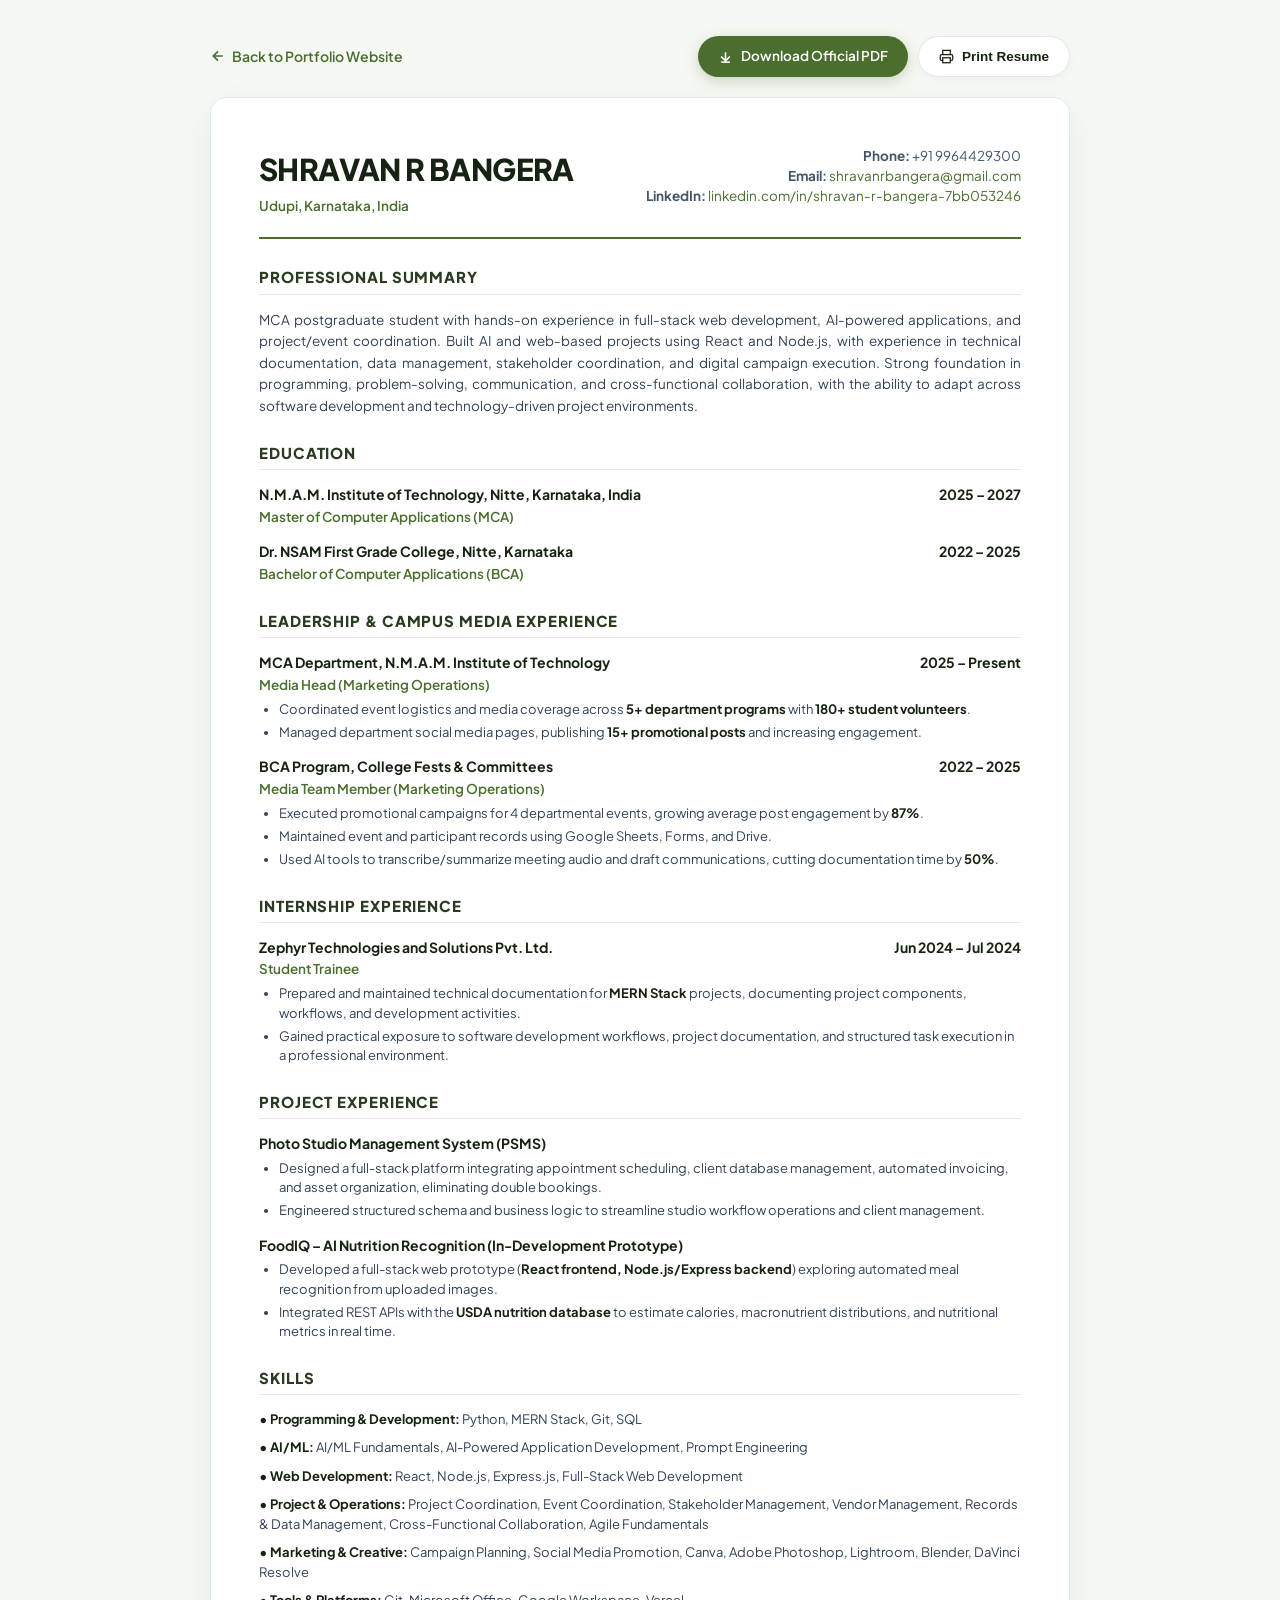
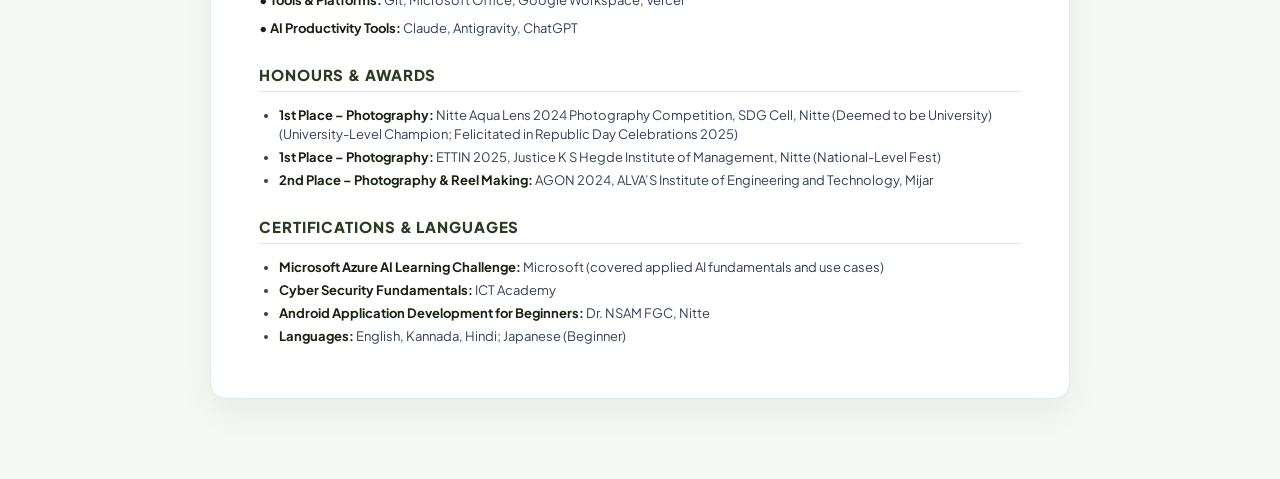
<file: assets/shravan-bangera-resume.html>
<!DOCTYPE html>
<html lang="en">
<head>
  <meta charset="UTF-8">
  <meta name="viewport" content="width=device-width, initial-scale=1.0, maximum-scale=5.0, viewport-fit=cover">
  <title>Shravan R Bangera - Resume / CV</title>
  <link rel="preconnect" href="https://fonts.googleapis.com">
  <link rel="preconnect" href="https://fonts.gstatic.com" crossorigin>
  <link href="https://fonts.googleapis.com/css2?family=Plus+Jakarta+Sans:ital,wght@0,300;0,400;0,500;0,600;0,700;0,800;1,400;1,600;1,700;1,800&display=swap" rel="stylesheet">
  <style>
    :root {
      --primary: #4A6E2E;
      --primary-dark: #2A3B21;
      --primary-light: #6B8E4E;
      --accent: #8FC065;
      --dark: #172312;
      --text: #334155;
      --text-muted: #64748B;
      --light: #F6F8F3;
      --border: #E2E8F0;
      --card-bg: #F8FAFC;
    }
    * { box-sizing: border-box; margin: 0; padding: 0; }
    body {
      font-family: 'Plus Jakarta Sans', system-ui, -apple-system, sans-serif;
      color: var(--text);
      background: var(--light);
      line-height: 1.55;
      padding: 36px 20px 80px;
    }
    .top-action-bar {
      max-width: 860px;
      margin: 0 auto 20px;
      display: flex;
      justify-content: space-between;
      align-items: center;
      gap: 12px;
      flex-wrap: wrap;
    }
    .back-link {
      display: inline-flex;
      align-items: center;
      gap: 6px;
      color: var(--primary);
      text-decoration: none;
      font-weight: 600;
      font-size: 14px;
      transition: color 0.2s;
    }
    .back-link:hover { color: var(--primary-dark); }
    .btn-group {
      display: flex;
      gap: 10px;
    }
    .action-btn {
      display: inline-flex;
      align-items: center;
      gap: 8px;
      background: var(--primary);
      color: white;
      text-decoration: none;
      border: none;
      padding: 10px 20px;
      border-radius: 24px;
      font-weight: 600;
      font-size: 13.5px;
      cursor: pointer;
      transition: all 0.2s ease;
      box-shadow: 0 4px 14px rgba(74, 110, 46, 0.25);
    }
    .action-btn:hover {
      background: var(--primary-dark);
      transform: translateY(-1px);
      box-shadow: 0 6px 18px rgba(74, 110, 46, 0.35);
    }
    .action-btn.secondary {
      background: #FFFFFF;
      color: var(--dark);
      border: 1px solid var(--border);
      box-shadow: 0 2px 8px rgba(0,0,0,0.04);
    }
    .action-btn.secondary:hover {
      background: #F1F5F9;
      color: var(--primary);
    }
    .resume-container {
      max-width: 860px;
      margin: 0 auto;
      background: #FFFFFF;
      padding: 48px;
      border-radius: 16px;
      box-shadow: 0 12px 36px rgba(0,0,0,0.06);
      border: 1px solid var(--border);
    }
    .header {
      border-bottom: 2.5px solid var(--primary);
      padding-bottom: 20px;
      margin-bottom: 26px;
      display: flex;
      justify-content: space-between;
      align-items: flex-start;
      flex-wrap: wrap;
      gap: 16px;
    }
    .name {
      font-family: 'Plus Jakarta Sans', sans-serif;
      font-size: 30px;
      font-weight: 800;
      color: var(--dark);
      letter-spacing: -0.02em;
    }
    .contact-info {
      font-size: 13.5px;
      color: #475569;
      text-align: right;
      line-height: 1.5;
    }
    .contact-info a {
      color: var(--primary);
      text-decoration: none;
    }
    .contact-info a:hover {
      text-decoration: underline;
    }
    .section {
      margin-bottom: 24px;
    }
    .section-title {
      font-family: 'Plus Jakarta Sans', sans-serif;
      font-size: 15px;
      font-weight: 800;
      color: var(--primary-dark);
      text-transform: uppercase;
      letter-spacing: 0.06em;
      border-bottom: 1.5px solid #E2E8F0;
      padding-bottom: 5px;
      margin-bottom: 14px;
    }
    .summary-p {
      font-size: 13.5px;
      color: var(--text);
      line-height: 1.6;
      text-align: justify;
    }
    .item {
      margin-bottom: 14px;
    }
    .item-header {
      display: flex;
      justify-content: space-between;
      font-size: 14px;
      font-weight: 700;
      color: var(--dark);
      flex-wrap: wrap;
      gap: 4px;
    }
    .item-sub {
      font-weight: 600;
      color: var(--primary);
      font-size: 13.5px;
      margin-top: 1px;
      margin-bottom: 4px;
    }
    .item-desc {
      font-size: 13px;
      color: #475569;
      line-height: 1.5;
    }
    ul {
      padding-left: 20px;
      margin-top: 4px;
    }
    li {
      margin-bottom: 3.5px;
      font-size: 13px;
      color: #334155;
      line-height: 1.5;
    }
    li strong {
      color: var(--dark);
    }
    .skills-category {
      margin-bottom: 8px;
      font-size: 13px;
      line-height: 1.55;
    }
    .skills-category strong {
      color: var(--dark);
      font-weight: 700;
    }
    .skills-grid {
      display: grid;
      grid-template-columns: repeat(auto-fit, minmax(240px, 1fr));
      gap: 10px;
      margin-top: 8px;
    }
    .skill-card {
      background: var(--card-bg);
      padding: 10px 14px;
      border-radius: 8px;
      border: 1px solid var(--border);
    }
    .skill-card h4 {
      font-size: 12px;
      font-weight: 700;
      color: var(--primary);
      margin-bottom: 4px;
      text-transform: uppercase;
      letter-spacing: 0.04em;
    }
    .skill-card p {
      font-size: 12.5px;
      color: var(--dark);
      line-height: 1.45;
    }
    @media (max-width: 640px) {
      body { padding: 18px 12px 60px; }
      .resume-container { padding: clamp(16px, 4vw, 24px); border-radius: 12px; }
      .header { flex-direction: column; align-items: flex-start; gap: 12px; }
      .contact-info { text-align: left; }
      .top-action-bar { flex-direction: column; align-items: stretch; gap: 10px; }
      .btn-group { flex-direction: column; width: 100%; }
      .action-btn { width: 100%; justify-content: center; }
      .skills-grid { grid-template-columns: 1fr; }
    }
    @media (max-width: 400px) {
      .name { font-size: 24px; }
      .item-header { flex-direction: column; gap: 2px; }
    }
    @media print {
      .top-action-bar { display: none; }
      body { padding: 0; background: white; font-size: 12pt; }
      .resume-container { box-shadow: none; border: none; padding: 0; max-width: 100%; }
      a { text-decoration: none; color: inherit; }
    }
  </style>
</head>
<body>

  <!-- Top Action Navigation -->
  <div class="top-action-bar">
    <a href="../index.html" class="back-link">
      <svg width="16" height="16" viewBox="0 0 24 24" fill="none" stroke="currentColor" stroke-width="2.5"><path d="M19 12H5M12 19l-7-7 7-7"/></svg>
      <span>Back to Portfolio Website</span>
    </a>
    <div class="btn-group">
      <a href="SHRAVAN_RESUME.pdf" download="SHRAVAN_RESUME.pdf" target="_blank" rel="noopener" class="action-btn">
        <svg width="15" height="15" viewBox="0 0 24 24" fill="none" stroke="currentColor" stroke-width="2.5"><path d="M12 5v14M19 12l-7 7-7-7"/><path d="M5 21h14"/></svg>
        <span>Download Official PDF</span>
      </a>
      <button class="action-btn secondary" onclick="window.print()">
        <svg width="15" height="15" viewBox="0 0 24 24" fill="none" stroke="currentColor" stroke-width="2"><path d="M6 9V2h12v7M6 18H4a2 2 0 0 1-2-2v-5a2 2 0 0 1 2-2h16a2 2 0 0 1 2 2v5a2 2 0 0 1-2 2h-2"/><rect x="6" y="14" width="12" height="8"/></svg>
        <span>Print Resume</span>
      </button>
    </div>
  </div>

  <div class="resume-container">
    
    <!-- HEADER -->
    <div class="header">
      <div>
        <h1 class="name">SHRAVAN R BANGERA</h1>
        <p style="font-size: 13.5px; color: var(--primary); font-weight: 600; margin-top: 4px;">Udupi, Karnataka, India</p>
      </div>
      <div class="contact-info">
        <p><strong>Phone:</strong> +91 9964429300</p>
        <p><strong>Email:</strong> <a href="mailto:shravanrbangera@gmail.com">shravanrbangera@gmail.com</a></p>
        <p><strong>LinkedIn:</strong> <a href="https://www.linkedin.com/in/shravan-r-bangera-7bb053246/" target="_blank" rel="noopener">linkedin.com/in/shravan-r-bangera-7bb053246</a></p>
      </div>
    </div>

    <!-- PROFESSIONAL SUMMARY -->
    <div class="section">
      <h2 class="section-title">Professional Summary</h2>
      <p class="summary-p">
        MCA postgraduate student with hands-on experience in full-stack web development, AI-powered applications, and project/event coordination. Built AI and web-based projects using React and Node.js, with experience in technical documentation, data management, stakeholder coordination, and digital campaign execution. Strong foundation in programming, problem-solving, communication, and cross-functional collaboration, with the ability to adapt across software development and technology-driven project environments.
      </p>
    </div>

    <!-- EDUCATION -->
    <div class="section">
      <h2 class="section-title">Education</h2>
      <div class="item">
        <div class="item-header">
          <span>N.M.A.M. Institute of Technology, Nitte, Karnataka, India</span>
          <span>2025 – 2027</span>
        </div>
        <div class="item-sub">Master of Computer Applications (MCA)</div>
      </div>
      <div class="item" style="margin-bottom: 0;">
        <div class="item-header">
          <span>Dr. NSAM First Grade College, Nitte, Karnataka</span>
          <span>2022 – 2025</span>
        </div>
        <div class="item-sub">Bachelor of Computer Applications (BCA)</div>
      </div>
    </div>

    <!-- LEADERSHIP & CAMPUS MEDIA EXPERIENCE -->
    <div class="section">
      <h2 class="section-title">Leadership &amp; Campus Media Experience</h2>
      
      <div class="item">
        <div class="item-header">
          <span>MCA Department, N.M.A.M. Institute of Technology</span>
          <span>2025 – Present</span>
        </div>
        <div class="item-sub">Media Head (Marketing Operations)</div>
        <ul>
          <li>Coordinated event logistics and media coverage across <strong>5+ department programs</strong> with <strong>180+ student volunteers</strong>.</li>
          <li>Managed department social media pages, publishing <strong>15+ promotional posts</strong> and increasing engagement.</li>
        </ul>
      </div>

      <div class="item" style="margin-bottom: 0;">
        <div class="item-header">
          <span>BCA Program, College Fests &amp; Committees</span>
          <span>2022 – 2025</span>
        </div>
        <div class="item-sub">Media Team Member (Marketing Operations)</div>
        <ul>
          <li>Executed promotional campaigns for 4 departmental events, growing average post engagement by <strong>87%</strong>.</li>
          <li>Maintained event and participant records using Google Sheets, Forms, and Drive.</li>
          <li>Used AI tools to transcribe/summarize meeting audio and draft communications, cutting documentation time by <strong>50%</strong>.</li>
        </ul>
      </div>
    </div>

    <!-- INTERNSHIP EXPERIENCE -->
    <div class="section">
      <h2 class="section-title">Internship Experience</h2>
      <div class="item" style="margin-bottom: 0;">
        <div class="item-header">
          <span>Zephyr Technologies and Solutions Pvt. Ltd.</span>
          <span>Jun 2024 – Jul 2024</span>
        </div>
        <div class="item-sub">Student Trainee</div>
        <ul>
          <li>Prepared and maintained technical documentation for <strong>MERN Stack</strong> projects, documenting project components, workflows, and development activities.</li>
          <li>Gained practical exposure to software development workflows, project documentation, and structured task execution in a professional environment.</li>
        </ul>
      </div>
    </div>

    <!-- PROJECT EXPERIENCE -->
    <div class="section">
      <h2 class="section-title">Project Experience</h2>
      
      <div class="item">
        <div class="item-header">Photo Studio Management System (PSMS)</div>
        <ul>
          <li>Designed a full-stack platform integrating appointment scheduling, client database management, automated invoicing, and asset organization, eliminating double bookings.</li>
          <li>Engineered structured schema and business logic to streamline studio workflow operations and client management.</li>
        </ul>
      </div>

      <div class="item" style="margin-bottom: 0;">
        <div class="item-header">FoodIQ – AI Nutrition Recognition (In-Development Prototype)</div>
        <ul>
          <li>Developed a full-stack web prototype (<strong>React frontend, Node.js/Express backend</strong>) exploring automated meal recognition from uploaded images.</li>
          <li>Integrated REST APIs with the <strong>USDA nutrition database</strong> to estimate calories, macronutrient distributions, and nutritional metrics in real time.</li>
        </ul>
      </div>
    </div>

    <!-- SKILLS -->
    <div class="section">
      <h2 class="section-title">Skills</h2>
      <div class="skills-category">
        <strong>• Programming &amp; Development:</strong> Python, MERN Stack, Git, SQL
      </div>
      <div class="skills-category">
        <strong>• AI/ML:</strong> AI/ML Fundamentals, AI-Powered Application Development, Prompt Engineering
      </div>
      <div class="skills-category">
        <strong>• Web Development:</strong> React, Node.js, Express.js, Full-Stack Web Development
      </div>
      <div class="skills-category">
        <strong>• Project &amp; Operations:</strong> Project Coordination, Event Coordination, Stakeholder Management, Vendor Management, Records &amp; Data Management, Cross-Functional Collaboration, Agile Fundamentals
      </div>
      <div class="skills-category">
        <strong>• Marketing &amp; Creative:</strong> Campaign Planning, Social Media Promotion, Canva, Adobe Photoshop, Lightroom, Blender, DaVinci Resolve
      </div>
      <div class="skills-category">
        <strong>• Tools &amp; Platforms:</strong> Git, Microsoft Office, Google Workspace, Vercel
      </div>
      <div class="skills-category">
        <strong>• AI Productivity Tools:</strong> Claude, Antigravity, ChatGPT
      </div>
    </div>

    <!-- HONOURS & AWARDS -->
    <div class="section">
      <h2 class="section-title">Honours &amp; Awards</h2>
      <ul>
        <li><strong>1st Place – Photography:</strong> Nitte Aqua Lens 2024 Photography Competition, SDG Cell, Nitte (Deemed to be University) (University-Level Champion; Felicitated in Republic Day Celebrations 2025)</li>
        <li><strong>1st Place – Photography:</strong> ETTIN 2025, Justice K S Hegde Institute of Management, Nitte (National-Level Fest)</li>
        <li><strong>2nd Place – Photography &amp; Reel Making:</strong> AGON 2024, ALVA’S Institute of Engineering and Technology, Mijar</li>
      </ul>
    </div>

    <!-- CERTIFICATIONS & LANGUAGES -->
    <div class="section" style="margin-bottom: 0;">
      <h2 class="section-title">Certifications &amp; Languages</h2>
      <ul>
        <li><strong>Microsoft Azure AI Learning Challenge:</strong> Microsoft (covered applied AI fundamentals and use cases)</li>
        <li><strong>Cyber Security Fundamentals:</strong> ICT Academy</li>
        <li><strong>Android Application Development for Beginners:</strong> Dr. NSAM FGC, Nitte</li>
        <li><strong>Languages:</strong> English, Kannada, Hindi; Japanese (Beginner)</li>
      </ul>
    </div>

  </div>

</body>
</html>
</file>
<file: style.css>
/* ==========================================================================
   SHRAVAN R BANGERA — MULTI-PAGE DIGITAL STUDIO STYLESHEET
   Design Language: Organic Editorial + Modernist Brutalism + Dreamscape Glow + Soft Glassmorphism
   Inspired by: Verdeo Atelier, Soul, Canyon Bakery, Ade & Simply Aesthetics
   ========================================================================== */

/* --------------------------------------------------------------------------
   1. DESIGN TOKENS & CSS CUSTOM PROPERTIES
   -------------------------------------------------------------------------- */
:root {
  /* Warm Oat, Cream & Earth Canvas Palette */
  --bg-main: #FAF8F3;
  --bg-alt: #F1ECE2;
  --bg-pure: #FFFFFF;
  --bg-terracotta-soft: #FAF0E7;
  --bg-dark-editorial: #132011;

  /* Botanical Sage & Pistachio Greens */
  --sage-deep: #132011;
  --sage-dark: #22341C;
  --sage-primary: #5A7E40;
  --sage-vivid: #6E9850;
  --sage-sprout: #8EBE67;
  --sage-light: #B8D69E;
  --sage-pale: #EBF2E3;
  --sage-tint: #F3F8EE;

  /* Terracotta & Warm Croissant Accents (Canyon & Verdeo Sample) */
  --terracotta-accent: #C7784E;
  --terracotta-warm: #DC885C;
  --terracotta-pale: #FBF0E7;

  /* Warm Sunlight Gold */
  --gold-accent: #DFA438;
  --gold-pale: #FEF8E7;

  /* Forest Dark & Contrast Bases */
  --forest-dark: #111D10;
  --forest-surface: #1A2B17;
  --navy-dark: #132011;
  --navy-deep: #1B2918;
  --navy-surface: #22341C;
  --navy-glass: rgba(19, 32, 17, 0.95);
  --color-primary-dark: #22341C;

  /* Semantic Aliases */
  --blue-primary: #5A7E40;
  --blue-vivid: #6E9850;
  --blue-bright: #8EBE67;
  --blue-pale: #EBF2E3;

  --teal-accent: #8EBE67;
  --teal-vivid: #5A7E40;
  --teal-light: #B8D69E;
  --teal-pale: #EBF2E3;

  --emerald-green: #5A7E40;
  --emerald-dark: #22341C;
  --emerald-pale: #EBF2E3;

  --color-primary: #5A7E40;
  --color-accent: #8EBE67;
  --color-slate-900: #132011;
  --color-slate-800: #1A2B17;
  --color-slate-700: #334A2B;
  --color-slate-600: #556B4C;
  --color-slate-500: #78906F;
  --color-slate-400: #9EB296;
  --color-slate-200: #E2ECE0;

  --shadow-glow-sage: 0 12px 36px -6px rgba(90, 126, 64, 0.38);
  --shadow-glow-blue: 0 12px 36px -6px rgba(90, 126, 64, 0.38);

  /* Surfaces & Cards */
  --bg-card: rgba(255, 255, 255, 0.9);
  --bg-card-hover: rgba(255, 255, 255, 0.98);

  /* Text & Content */
  --text-dark: #132011;
  --text-secondary: #334A2B;
  --text-muted: #556B4C;
  --text-light: #78906F;
  --text-faint: #9EB296;
  --text-inverse: #FFFFFF;

  /* Glassmorphism Specs */
  --glass-bg: rgba(255, 255, 255, 0.86);
  --glass-bg-hover: rgba(255, 255, 255, 0.98);
  --glass-border: rgba(90, 126, 64, 0.18);
  --glass-border-hover: rgba(90, 126, 64, 0.38);
  --glass-border-light: rgba(255, 255, 255, 0.95);
  --glass-blur: blur(24px) saturate(190%);
  --glass-shadow: 0 10px 30px -10px rgba(40, 65, 30, 0.09), 0 4px 12px rgba(0, 0, 0, 0.03);
  --glass-shadow-hover: 0 20px 48px -12px rgba(40, 65, 30, 0.18), 0 8px 24px rgba(0, 0, 0, 0.06);

  /* Gradients */
  --grad-lumina: linear-gradient(135deg, #3D5A27 0%, #5A7E40 50%, #8EBE67 100%);
  --grad-blue-glow: linear-gradient(135deg, #5A7E40 0%, #8EBE67 100%);
  --grad-teal-glow: linear-gradient(135deg, #4F7037 0%, #8EBE67 100%);
  --grad-terracotta: linear-gradient(135deg, #C7784E 0%, #DC885C 100%);
  --grad-navy-glass: linear-gradient(145deg, rgba(27, 41, 24, 0.96), rgba(34, 52, 28, 0.98));
  --grad-moss-bento: linear-gradient(145deg, #88A56E 0%, #5F8344 100%);

  /* Unified Modern Editorial Typography System (Single Consistent Font: Plus Jakarta Sans) */
  --font-primary: 'Plus Jakarta Sans', -apple-system, BlinkMacSystemFont, 'Segoe UI', Roboto, Helvetica, Arial, sans-serif;
  --font-heading: var(--font-primary);
  --font-display: var(--font-primary);
  --font-body: var(--font-primary);
  --font-serif-italic: var(--font-primary);
  --font-mono: var(--font-primary);

  /* Layout & Radii */
  --radius-xs: 6px;
  --radius-sm: 12px;
  --radius-md: 18px;
  --radius-lg: 26px;
  --radius-xl: 34px;
  --radius-full: 9999px;
  --container-width: 1240px;
  --z-modal: 99999;

  /* Transitions & Easings */
  --ease-spring: cubic-bezier(0.16, 1, 0.3, 1);
  --ease-smooth: cubic-bezier(0.4, 0, 0.2, 1);
  --ease-bounce: cubic-bezier(0.34, 1.56, 0.64, 1);
  --time-fast: 180ms;
  --time-normal: 350ms;
  --time-slow: 600ms;
}

/* --------------------------------------------------------------------------
   2. GLOBAL RESET & BASE STYLES
   -------------------------------------------------------------------------- */
*, *::before, *::after {
  box-sizing: border-box;
  margin: 0;
  padding: 0;
}

html {
  scroll-behavior: smooth;
  font-size: 16px;
  -webkit-text-size-adjust: 100%;
}

body {
  font-family: var(--font-body);
  background-color: var(--bg-main);
  color: var(--text-dark);
  line-height: 1.65;
  overflow-x: hidden;
  position: relative;
  min-height: 100vh;
  display: flex;
  flex-direction: column;
  -webkit-font-smoothing: antialiased;
  -moz-osx-font-smoothing: grayscale;
}

body.nav-open {
  overflow: hidden !important;
  touch-action: none;
}

body.modal-open {
  overflow: hidden !important;
}

:focus-visible {
  outline: 2px solid var(--sage-primary);
  outline-offset: 3px;
}

.page-content-wrapper {
  flex-grow: 1;
  position: relative;
  z-index: 1;
  opacity: 1;
  transform: translateY(0);
  transition: opacity var(--time-normal) var(--ease-spring), transform var(--time-normal) var(--ease-spring);
}

.page-content-wrapper.page-enter {
  animation: pageFadeIn 450ms var(--ease-spring) forwards;
}

@keyframes pageFadeIn {
  from { opacity: 0; transform: translateY(18px); }
  to { opacity: 1; transform: translateY(0); }
}

h1, h2, h3, h4, h5, h6 {
  font-family: var(--font-primary);
  color: var(--text-dark);
  line-height: 1.25;
  font-weight: 700;
  letter-spacing: -0.02em;
  word-break: break-word;
}

a {
  color: inherit;
  text-decoration: none;
}

button {
  font-family: inherit;
  border: none;
  background: none;
  cursor: pointer;
}

img, svg, video, canvas {
  display: block;
  max-width: 100%;
  height: auto;
}

.container {
  width: 100%;
  max-width: var(--container-width);
  margin-left: auto;
  margin-right: auto;
  padding-left: clamp(14px, 3.5vw, 24px);
  padding-right: clamp(14px, 3.5vw, 24px);
}

.section {
  padding-top: clamp(48px, 6vw, 80px);
  padding-bottom: clamp(48px, 6vw, 80px);
  position: relative;
}

.inner-page-hero {
  padding-top: clamp(95px, 12vw, 140px);
  padding-bottom: clamp(36px, 5vw, 60px);
}

/* --------------------------------------------------------------------------
   3. CUSTOM MAGNETIC CURSOR (Desktop Only)
   -------------------------------------------------------------------------- */
@media (hover: hover) and (pointer: fine) {
  body {
    cursor: default;
  }

  .cursor-dot {
    position: fixed;
    top: 0;
    left: 0;
    width: 6px;
    height: 6px;
    background-color: var(--sage-primary);
    border-radius: 50%;
    pointer-events: none;
    z-index: 99999;
    transform: translate(-50%, -50%);
    opacity: 0;
    transition: opacity var(--time-fast) var(--ease-spring);
    box-shadow: 0 0 8px rgba(107, 142, 78, 0.7);
  }

  .cursor-ring {
    position: fixed;
    top: 0;
    left: 0;
    width: 28px;
    height: 28px;
    border: 1.5px solid rgba(107, 142, 78, 0.4);
    background-color: rgba(107, 142, 78, 0.04);
    border-radius: 50%;
    pointer-events: none;
    z-index: 99998;
    transform: translate(-50%, -50%);
    opacity: 0;
    display: flex;
    align-items: center;
    justify-content: center;
    transition: opacity var(--time-fast) var(--ease-spring),
                width var(--time-normal) var(--ease-spring),
                height var(--time-normal) var(--ease-spring),
                background-color var(--time-normal) var(--ease-spring),
                border-color var(--time-normal) var(--ease-spring);
  }

  .cursor-dot.cursor-visible,
  .cursor-ring.cursor-visible {
    opacity: 1;
  }

  .cursor-label {
    display: none;
  }

  .cursor-ring.cursor-hover {
    width: 38px;
    height: 38px;
    background-color: rgba(107, 142, 78, 0.12);
    border-color: var(--sage-sprout);
  }

  .cursor-ring.cursor-text-active {
    width: 38px;
    height: 38px;
    background-color: rgba(107, 142, 78, 0.12);
    border-color: var(--sage-primary);
  }
}

@media (hover: none), (pointer: coarse) {
  .cursor-dot, .cursor-ring {
    display: none !important;
  }
}

/* --------------------------------------------------------------------------
   4. AMBIENT BACKGROUND & TRANSITION CURTAIN
   -------------------------------------------------------------------------- */
.ambient-canvas {
  position: fixed;
  top: 0;
  left: 0;
  width: 100vw;
  height: 100vh;
  pointer-events: none;
  z-index: -1;
  overflow: hidden;
}

.ambient-orb {
  position: absolute;
  border-radius: 50%;
  filter: blur(140px);
  opacity: 0.45;
  animation: floatOrb 22s infinite alternate ease-in-out;
}

.orb-primary {
  width: 650px;
  height: 650px;
  top: -150px;
  right: -100px;
  background: radial-gradient(circle, rgba(107, 142, 78, 0.26) 0%, rgba(143, 192, 101, 0.12) 70%, transparent 100%);
  animation-duration: 25s;
}

.orb-secondary {
  width: 550px;
  height: 550px;
  bottom: 5%;
  left: -120px;
  background: radial-gradient(circle, rgba(143, 192, 101, 0.22) 0%, rgba(189, 218, 165, 0.14) 70%, transparent 100%);
  animation-duration: 20s;
  animation-delay: -5s;
}

.orb-accent {
  width: 480px;
  height: 480px;
  top: 45%;
  right: 18%;
  background: radial-gradient(circle, rgba(107, 142, 78, 0.18) 0%, rgba(234, 242, 227, 0.3) 70%, transparent 100%);
  animation-duration: 28s;
  animation-delay: -10s;
}

@keyframes floatOrb {
  0% { transform: translate3d(0, 0, 0) scale(1); }
  50% { transform: translate3d(30px, 40px, 0) scale(1.08); }
  100% { transform: translate3d(-30px, -20px, 0) scale(0.95); }
}

.ambient-grid-pattern {
  position: absolute;
  inset: 0;
  background-image: radial-gradient(rgba(107, 142, 78, 0.08) 1px, transparent 1px);
  background-size: 32px 32px;
  opacity: 0.6;
}

.ambient-noise-layer {
  position: absolute;
  inset: 0;
  background: linear-gradient(to bottom, rgba(248, 251, 252, 0.3), rgba(248, 251, 252, 0.8));
}

/* Page Transition Curtain */
.page-transition-curtain {
  position: fixed;
  inset: 0;
  background: var(--navy-dark);
  z-index: 999999;
  display: flex;
  align-items: center;
  justify-content: center;
  opacity: 0;
  pointer-events: none;
  transition: opacity 280ms var(--ease-spring);
}

.page-transition-curtain.active {
  opacity: 1;
  pointer-events: auto;
}

.curtain-brand-mark {
  display: flex;
  align-items: center;
  gap: 14px;
}

.curtain-mono {
  width: 44px;
  height: 44px;
  border-radius: 12px;
  background: var(--blue-primary);
  color: #FFFFFF;
  font-family: var(--font-primary);
  font-size: 16px;
  font-weight: 800;
  display: flex;
  align-items: center;
  justify-content: center;
  box-shadow: 0 0 24px rgba(8, 120, 201, 0.6);
}

.curtain-title {
  font-family: var(--font-primary);
  font-size: 14px;
  font-weight: 800;
  letter-spacing: 0.14em;
  color: #FFFFFF;
}

/* --------------------------------------------------------------------------
   5. GLASSMORPHISM & CORE UTILITIES
   -------------------------------------------------------------------------- */
.glass-panel {
  background: var(--glass-bg);
  backdrop-filter: var(--glass-blur);
  -webkit-backdrop-filter: var(--glass-blur);
  border: 1px solid var(--glass-border);
  border-top: 1px solid var(--glass-border-light);
  border-radius: var(--radius-lg);
  box-shadow: var(--glass-shadow);
  transition: transform var(--time-normal) var(--ease-spring),
              box-shadow var(--time-normal) var(--ease-spring),
              border-color var(--time-normal) var(--ease-spring),
              background-color var(--time-normal) var(--ease-spring);
}

.glass-panel:hover {
  background: var(--glass-bg-hover);
  border-color: var(--glass-border-hover);
  box-shadow: var(--glass-shadow-hover);
}

.gradient-text-lumina {
  background: var(--grad-lumina);
  -webkit-background-clip: text;
  -webkit-text-fill-color: transparent;
  display: inline-block;
}

/* --------------------------------------------------------------------------
   6. FLOATING GLASS HEADER & NAVIGATION
   -------------------------------------------------------------------------- */
.studio-header {
  position: fixed;
  top: 16px;
  left: 0;
  width: 100%;
  z-index: 1000;
  display: flex;
  justify-content: center;
  padding-left: 16px;
  padding-right: 16px;
  pointer-events: none;
  transition: top var(--time-normal) var(--ease-spring);
}

.nav-island {
  display: flex;
  align-items: center;
  justify-content: space-between;
  gap: 16px;
  width: 100%;
  max-width: 980px;
  padding: 6px 14px;
  border-radius: var(--radius-full);
  background: rgba(255, 255, 255, 0.9);
  backdrop-filter: blur(24px) saturate(190%);
  -webkit-backdrop-filter: blur(24px) saturate(190%);
  border: 1px solid rgba(107, 142, 78, 0.18);
  border-top: 1px solid rgba(255, 255, 255, 0.95);
  box-shadow: 0 10px 30px -8px rgba(23, 35, 18, 0.1), 0 0 0 1px rgba(255, 255, 255, 0.6) inset;
  pointer-events: auto;
  transition: all var(--time-normal) var(--ease-spring);
}

.studio-header.header-condensed {
  top: 8px;
}

.studio-header.header-condensed .nav-island {
  padding: 5px 12px;
  background: rgba(255, 255, 255, 0.96);
  box-shadow: 0 14px 32px -8px rgba(23, 35, 18, 0.15);
}

.nav-brand {
  display: flex;
  align-items: center;
  gap: 8px;
  text-decoration: none;
  flex-shrink: 0;
}

.brand-monogram {
  display: inline-flex;
  align-items: center;
  justify-content: center;
  width: 28px;
  height: 28px;
  border-radius: 7px;
  background: var(--navy-dark);
  color: var(--text-inverse);
  font-family: var(--font-primary);
  font-size: 11px;
  font-weight: 800;
  letter-spacing: -0.02em;
}

.brand-name {
  font-family: var(--font-primary);
  font-size: 12.5px;
  font-weight: 800;
  letter-spacing: 0.06em;
  color: var(--navy-dark);
}

.brand-dot {
  width: 5px;
  height: 5px;
  border-radius: 50%;
  background-color: var(--sage-sprout);
  display: inline-block;
}

.nav-menu-wrapper {
  display: flex;
  align-items: center;
}

.mobile-menu-cta-bar {
  display: none !important;
}

.nav-links-list {
  display: flex;
  align-items: center;
  list-style: none;
  gap: 4px;
  margin: 0;
  padding: 0;
}

.nav-item {
  display: inline-flex;
  align-items: center;
  padding: 6px 14px;
  border-radius: var(--radius-full);
  font-family: var(--font-primary);
  font-size: 13px;
  font-weight: 600;
  color: var(--text-secondary);
  text-decoration: none;
  transition: all var(--time-fast) var(--ease-smooth);
  position: relative;
}

.nav-item:hover {
  color: var(--navy-dark);
  background-color: rgba(107, 142, 78, 0.09);
}

.nav-item.active {
  color: var(--sage-primary);
  background-color: rgba(107, 142, 78, 0.13);
  font-weight: 700;
}

.nav-cta-actions {
  display: flex;
  align-items: center;
  gap: 8px;
  flex-shrink: 0;
}

/* Buttons */
.btn {
  display: inline-flex;
  align-items: center;
  justify-content: center;
  gap: 6px;
  padding: 10px 20px;
  border-radius: var(--radius-full);
  font-family: var(--font-primary);
  font-size: 13.5px;
  font-weight: 600;
  letter-spacing: 0.01em;
  transition: all var(--time-normal) var(--ease-spring);
  cursor: pointer;
  white-space: nowrap;
}

.btn-pill-nav {
  display: inline-flex;
  align-items: center;
  gap: 4px;
  padding: 6px 14px;
  font-size: 12px;
  font-weight: 700;
  background: var(--navy-dark);
  color: var(--text-inverse);
  border-radius: var(--radius-full);
  text-decoration: none;
  box-shadow: 0 4px 12px rgba(23, 35, 18, 0.18);
  transition: all var(--time-normal) var(--ease-spring);
}

.btn-pill-nav:hover {
  background: var(--sage-primary);
  color: #ffffff;
  transform: translateY(-1px);
  box-shadow: 0 6px 18px rgba(107, 142, 78, 0.35);
}

.btn-primary-glow {
  background: var(--navy-dark);
  color: var(--text-inverse);
  box-shadow: 0 8px 24px rgba(10, 25, 47, 0.25);
  border: 1px solid rgba(255, 255, 255, 0.15);
}

.btn-primary-glow:hover {
  background: var(--blue-primary);
  transform: translateY(-2px);
  box-shadow: 0 12px 30px rgba(8, 120, 201, 0.4);
}

.btn-glass-card {
  background: rgba(255, 255, 255, 0.8);
  color: var(--navy-dark);
  border: 1px solid var(--glass-border);
  backdrop-filter: blur(10px);
  box-shadow: var(--glass-shadow);
}

.btn-glass-card:hover {
  background: #FFFFFF;
  border-color: var(--blue-primary);
  transform: translateY(-2px);
  box-shadow: var(--glass-shadow-hover);
}

.btn-glass-icon {
  width: 44px;
  height: 44px;
  padding: 0;
  border-radius: 50%;
  background: rgba(255, 255, 255, 0.8);
  border: 1px solid var(--glass-border);
  color: var(--navy-dark);
  display: inline-flex;
  align-items: center;
  justify-content: center;
}

.btn-glass-icon:hover {
  background: #FFFFFF;
  color: var(--blue-primary);
  border-color: var(--blue-primary);
  transform: translateY(-2px);
}

.btn-pill-outline {
  padding: 9px 20px;
  font-size: 13px;
  color: var(--navy-dark);
  background: rgba(255, 255, 255, 0.7);
  border: 1.5px solid rgba(8, 120, 201, 0.2);
  border-radius: var(--radius-full);
}

.btn-pill-outline:hover {
  background: var(--navy-dark);
  color: var(--text-inverse);
  border-color: var(--navy-dark);
  transform: translateY(-2px);
}

.btn-full {
  width: 100%;
}

.btn-arrow {
  transition: transform var(--time-fast) var(--ease-spring);
}

.btn:hover .btn-arrow {
  transform: translateX(4px);
}

/* Mobile Hamburger */
.menu-toggle-btn {
  display: none;
  flex-direction: column;
  justify-content: center;
  align-items: center;
  width: 38px;
  height: 38px;
  border-radius: 10px;
  background: rgba(8, 120, 201, 0.08);
  gap: 5px;
}

.menu-line {
  width: 18px;
  height: 2px;
  background-color: var(--navy-dark);
  border-radius: 2px;
  transition: all var(--time-normal) var(--ease-spring);
}

.menu-toggle-btn.active .line-1 {
  transform: translateY(7px) rotate(45deg);
}
.menu-toggle-btn.active .line-2 {
  opacity: 0;
  transform: scaleX(0);
}
.menu-toggle-btn.active .line-3 {
  transform: translateY(-7px) rotate(-45deg);
}

/* --------------------------------------------------------------------------
   7. CREATIVE ARTISTIC COMPONENTS (Sample Inspirations: Verdeo, Soul, Canyon, Simply)
   -------------------------------------------------------------------------- */

/* Typography Helpers */
.font-display {
  font-family: var(--font-primary) !important;
}
.font-serif-italic {
  font-family: var(--font-primary) !important;
  font-style: italic !important;
}
.font-mono {
  font-family: var(--font-primary) !important;
  font-feature-settings: 'tnum' 1;
}

.editorial-display-heading {
  font-family: var(--font-primary);
  font-weight: 800;
  line-height: 1.15;
  letter-spacing: -0.03em;
  color: var(--navy-dark);
}

.editorial-display-heading em,
.editorial-display-heading i,
.editorial-italic {
  font-family: inherit;
  font-style: italic;
  font-weight: 700;
  color: var(--sage-primary);
}

.editorial-index-tag {
  font-family: var(--font-primary);
  font-size: 11.5px;
  font-weight: 800;
  letter-spacing: 0.1em;
  color: var(--sage-primary);
  display: inline-flex;
  align-items: center;
  gap: 6px;
  text-transform: uppercase;
}

/* Endless Looping Marquee Ribbon (Sample 5: Simply Furniture) */
.marquee-ribbon-container {
  width: 100vw;
  position: relative;
  left: 50%;
  right: 50%;
  margin-left: -50vw;
  margin-right: -50vw;
  background: var(--navy-dark);
  color: #F8F5EE;
  padding: 13px 0;
  overflow: hidden;
  user-select: none;
  box-shadow: 0 10px 30px rgba(19, 32, 17, 0.2);
  margin-top: 40px;
  margin-bottom: 20px;
}

.marquee-ribbon-track {
  display: flex;
  width: max-content;
  white-space: nowrap;
  animation: marqueeScroll 26s linear infinite;
  gap: 28px;
}

.marquee-ribbon-container:hover .marquee-ribbon-track {
  animation-play-state: paused;
}

.marquee-ribbon-item {
  display: inline-flex;
  align-items: center;
  gap: 10px;
  font-family: var(--font-mono);
  font-size: 12.5px;
  font-weight: 700;
  letter-spacing: 0.12em;
  text-transform: uppercase;
  color: #F4EFE6;
}

.marquee-ribbon-item span.marquee-star {
  color: var(--sage-sprout);
  font-size: 14px;
}

@keyframes marqueeScroll {
  from { transform: translateX(0); }
  to { transform: translateX(-50%); }
}

/* Rotating Stamp Badge Seal (Sample 1 & 3: Canyon Bakery & Soul) */
.stamp-badge-seal {
  position: relative;
  width: 106px;
  height: 106px;
  display: flex;
  align-items: center;
  justify-content: center;
  border-radius: 50%;
  cursor: pointer;
  user-select: none;
  flex-shrink: 0;
}

.stamp-svg-text {
  position: absolute;
  inset: 0;
  width: 100%;
  height: 100%;
  animation: spinSeal 20s linear infinite;
  transform-origin: center center;
}

.stamp-badge-seal:hover .stamp-svg-text {
  animation-duration: 6s;
}

.stamp-center-icon {
  width: 44px;
  height: 44px;
  border-radius: 50%;
  background: var(--navy-dark);
  color: #FFFFFF;
  display: flex;
  align-items: center;
  justify-content: center;
  font-size: 15px;
  font-weight: 800;
  font-family: var(--font-mono);
  box-shadow: 0 4px 16px rgba(19, 32, 17, 0.25);
  transition: transform var(--time-normal) var(--ease-spring), background-color var(--time-normal);
  z-index: 2;
}

.stamp-badge-seal:hover .stamp-center-icon {
  transform: scale(1.1) rotate(-15deg);
  background-color: var(--sage-primary);
}

@keyframes spinSeal {
  from { transform: rotate(0deg); }
  to { transform: rotate(360deg); }
}

/* Dreamscape Light Beam & Sparkle Stars (Sample 3: Soul Psychotherapy) */
.dreamscape-beam-glow {
  position: absolute;
  top: -60px;
  left: 50%;
  transform: translateX(-50%);
  width: min(680px, 90vw);
  height: 460px;
  background: radial-gradient(ellipse at top, rgba(142, 190, 103, 0.26) 0%, rgba(235, 242, 227, 0.14) 48%, transparent 75%);
  pointer-events: none;
  z-index: 0;
  clip-path: polygon(38% 0%, 62% 0%, 100% 100%, 0% 100%);
  filter: blur(16px);
}

.sparkle-star {
  display: inline-block;
  color: var(--sage-vivid);
  animation: sparkleTwinkle 3.2s ease-in-out infinite alternate;
}

@keyframes sparkleTwinkle {
  0% { transform: scale(0.8) rotate(0deg); opacity: 0.6; filter: drop-shadow(0 0 0 rgba(110, 152, 80, 0)); }
  50% { transform: scale(1.25) rotate(45deg); opacity: 1; filter: drop-shadow(0 0 8px rgba(142, 190, 103, 0.8)); }
  100% { transform: scale(0.85) rotate(90deg); opacity: 0.7; filter: drop-shadow(0 0 2px rgba(110, 152, 80, 0.4)); }
}

/* Multi-Layer Fluid Organic Wave Dividers (Sample 4: Verdeo Atelier) */
.organic-wave-divider {
  width: 100%;
  overflow: hidden;
  line-height: 0;
  position: relative;
  z-index: 2;
  margin-top: -1px;
  margin-bottom: -1px;
}

.organic-wave-divider svg {
  display: block;
  width: 100%;
  height: auto;
  min-height: 48px;
}

/* Organic Asymmetrical Pebble Image Mask (Sample 4 & 5) */
.organic-pebble-frame {
  border-radius: 44% 56% 68% 32% / 40% 48% 52% 60%;
  overflow: hidden;
  position: relative;
  transition: all var(--time-slow) var(--ease-spring);
  animation: pebbleMorph 16s ease-in-out infinite alternate;
  box-shadow: 0 22px 55px -12px rgba(19, 32, 17, 0.18), 0 0 0 1px rgba(255, 255, 255, 0.8) inset;
}

@keyframes pebbleMorph {
  0% { border-radius: 44% 56% 68% 32% / 40% 48% 52% 60%; }
  33% { border-radius: 60% 40% 32% 68% / 58% 32% 68% 42%; }
  66% { border-radius: 36% 64% 52% 48% / 42% 58% 42% 58%; }
  100% { border-radius: 44% 56% 68% 32% / 40% 48% 52% 60%; }
}

/* Sticker Badges & Brutalist Pills (Sample 1: Canyon Bakery) */
.sticker-pill {
  display: inline-flex;
  align-items: center;
  gap: 6px;
  padding: 5px 13px;
  border-radius: var(--radius-full);
  font-family: var(--font-mono);
  font-size: 11.5px;
  font-weight: 700;
  letter-spacing: 0.04em;
  background: var(--bg-pure);
  color: var(--navy-dark);
  border: 1.5px solid var(--navy-dark);
  box-shadow: 2px 2px 0 var(--navy-dark);
  transition: all var(--time-fast) var(--ease-spring);
  user-select: none;
}

.sticker-pill:hover {
  transform: translateY(-2px) rotate(-1.5deg);
  box-shadow: 4px 4px 0 var(--navy-dark);
  background: var(--sage-pale);
}

.sticker-pill.sticker-sage {
  background: var(--sage-pale);
  border-color: var(--sage-primary);
  color: var(--navy-dark);
  box-shadow: 2px 2px 0 var(--sage-primary);
}

.sticker-pill.sticker-terracotta {
  background: var(--terracotta-pale);
  border-color: var(--terracotta-accent);
  color: var(--navy-dark);
  box-shadow: 2px 2px 0 var(--terracotta-accent);
}

.sticker-pill.sticker-dark {
  background: var(--navy-dark);
  border-color: var(--navy-dark);
  color: #FFFFFF;
  box-shadow: 2px 2px 0 var(--sage-primary);
}

/* 5-Stage Atelier Process Strip (Sample 4: Verdeo Atelier) */
.atelier-process-strip {
  display: grid;
  grid-template-columns: repeat(5, 1fr);
  gap: 16px;
  margin-top: 40px;
  position: relative;
}

.atelier-step-item {
  display: flex;
  flex-direction: column;
  align-items: center;
  text-align: center;
  position: relative;
}

.atelier-step-num {
  width: 44px;
  height: 44px;
  border-radius: 50%;
  background: var(--bg-pure);
  border: 1.5px solid var(--sage-light);
  display: flex;
  align-items: center;
  justify-content: center;
  font-family: var(--font-mono);
  font-size: 13.5px;
  font-weight: 700;
  color: var(--sage-primary);
  margin-bottom: 12px;
  box-shadow: 0 4px 14px rgba(19, 32, 17, 0.08);
  transition: all var(--time-normal) var(--ease-spring);
  z-index: 2;
}

.atelier-step-item:hover .atelier-step-num {
  background: var(--sage-primary);
  color: #FFFFFF;
  border-color: var(--sage-primary);
  transform: scale(1.14) translateY(-3px);
  box-shadow: 0 8px 22px rgba(90, 126, 64, 0.35);
}

.atelier-step-title {
  font-family: var(--font-primary);
  font-size: 13.5px;
  font-weight: 800;
  letter-spacing: 0.04em;
  color: var(--navy-dark);
  margin-bottom: 4px;
}

.atelier-step-desc {
  font-size: 12px;
  color: var(--text-muted);
  line-height: 1.5;
}

/* --------------------------------------------------------------------------
   7.1 MINDLY 3D ORBITAL CROWN & FILAMENT CONNECTORS (Sample 1: Mindly)
   -------------------------------------------------------------------------- */
.mindly-orbit-system {
  position: absolute;
  inset: -30px -48px;
  pointer-events: none;
  z-index: 4;
}

.orbital-glass-chip {
  position: absolute;
  display: inline-flex;
  align-items: center;
  gap: 9px;
  padding: 8px 14px;
  border-radius: var(--radius-full);
  background: rgba(255, 255, 255, 0.94);
  backdrop-filter: blur(20px);
  -webkit-backdrop-filter: blur(20px);
  border: 1.5px solid rgba(255, 255, 255, 0.95);
  box-shadow: 0 16px 36px -8px rgba(19, 32, 17, 0.16), 0 0 0 1px rgba(90, 126, 64, 0.14);
  pointer-events: auto;
  cursor: pointer;
  transition: all var(--time-normal) var(--ease-spring);
  animation: orbitCardFloat 6s ease-in-out infinite alternate;
  user-select: none;
}

.orbital-glass-chip:hover {
  transform: translateY(-4px) scale(1.06);
  background: #FFFFFF;
  border-color: var(--sage-sprout);
  box-shadow: 0 20px 45px -8px rgba(90, 126, 64, 0.28);
}

.chip-icon-box {
  width: 26px;
  height: 26px;
  border-radius: 50%;
  display: flex;
  align-items: center;
  justify-content: center;
  font-size: 13px;
  background: var(--sage-pale);
  color: var(--sage-primary);
  flex-shrink: 0;
}

.chip-text-group {
  display: flex;
  flex-direction: column;
}

.chip-title {
  font-family: var(--font-primary);
  font-size: 12px;
  font-weight: 800;
  color: var(--navy-dark);
  line-height: 1.2;
  white-space: nowrap;
}

.chip-sub {
  font-family: var(--font-mono);
  font-size: 9.5px;
  font-weight: 600;
  color: var(--text-muted);
  white-space: nowrap;
}

/* Orbit Chip Positions */
.orbit-chip-1 {
  top: 10%;
  left: -42px;
  animation-duration: 7s;
}

.orbit-chip-2 {
  top: 48%;
  left: -52px;
  animation-duration: 8s;
  animation-delay: -2s;
}

.orbit-chip-3 {
  top: 14%;
  right: -42px;
  animation-duration: 6.5s;
  animation-delay: -3s;
}

.orbit-chip-4 {
  bottom: 12%;
  right: -36px;
  animation-duration: 7.5s;
  animation-delay: -1.5s;
}

@keyframes orbitCardFloat {
  0% { transform: translateY(0px) rotate(0deg); }
  50% { transform: translateY(-7px) rotate(1deg); }
  100% { transform: translateY(5px) rotate(-1deg); }
}

/* Filament Curved Connectors */
.filament-connector-svg {
  position: absolute;
  inset: 0;
  width: 100%;
  height: 100%;
  pointer-events: none;
  z-index: 1;
}

.filament-path {
  fill: none;
  stroke: rgba(90, 126, 64, 0.35);
  stroke-width: 1.5;
  stroke-dasharray: 4 4;
  animation: dashPulse 20s linear infinite;
}

@keyframes dashPulse {
  to { stroke-dashoffset: -100; }
}

/* --------------------------------------------------------------------------
   7.2 MIXED-MEDIA SCRAPBOOK & STUDIO WALL (Sample 2 & 3: Motion Designer & Locker)
   -------------------------------------------------------------------------- */
.scrapbook-studio-wall {
  background: var(--bg-alt);
  border-radius: var(--radius-xl);
  padding: clamp(32px, 5vw, 52px);
  position: relative;
  overflow: hidden;
  box-shadow: 0 20px 60px -15px rgba(19, 32, 17, 0.12), inset 0 0 0 1px rgba(255, 255, 255, 0.7);
  margin-top: 50px;
}

.scrapbook-grid-layout {
  display: grid;
  grid-template-columns: repeat(auto-fit, minmax(280px, 1fr));
  gap: 32px;
  align-items: center;
  position: relative;
  z-index: 2;
}

/* Washi Masking Tape Effect */
.washi-tape-strip {
  position: absolute;
  width: 95px;
  height: 26px;
  background: rgba(220, 180, 130, 0.7);
  backdrop-filter: blur(4px);
  box-shadow: 0 2px 6px rgba(0, 0, 0, 0.08);
  border-left: 2px dashed rgba(255, 255, 255, 0.4);
  border-right: 2px dashed rgba(255, 255, 255, 0.4);
  z-index: 5;
  pointer-events: none;
}

.washi-tape-top-center {
  top: -13px;
  left: 50%;
  transform: translateX(-50%) rotate(-3deg);
}

.washi-tape-angle-left {
  top: -12px;
  left: -15px;
  transform: rotate(-28deg);
}

.washi-tape-angle-right {
  top: -12px;
  right: -15px;
  transform: rotate(28deg);
}

/* Taped Polaroid Photo Frame */
.taped-polaroid-frame {
  background: #FFFFFF;
  padding: 14px 14px 26px 14px;
  border-radius: 4px;
  box-shadow: 0 16px 36px -8px rgba(19, 32, 17, 0.22), 0 2px 6px rgba(0,0,0,0.06);
  transform: rotate(-3deg);
  transition: transform var(--time-normal) var(--ease-spring);
  position: relative;
  cursor: pointer;
}

.taped-polaroid-frame:hover {
  transform: rotate(0deg) scale(1.04) translateY(-4px);
  box-shadow: 0 24px 48px -10px rgba(19, 32, 17, 0.28);
}

.polaroid-photo-box {
  width: 100%;
  aspect-ratio: 4 / 3.4;
  border-radius: 2px;
  overflow: hidden;
  background: #E8F0E4;
}

.polaroid-photo-box img {
  width: 100%;
  height: 100%;
  object-fit: cover;
}

.polaroid-handwritten-caption {
  font-family: var(--font-primary);
  font-style: italic;
  font-size: 13.5px;
  font-weight: 600;
  color: var(--navy-dark);
  text-align: center;
  margin-top: 14px;
}

/* Lined Notebook Paper Card */
.lined-notebook-card {
  background: #FFFDF9;
  background-image: repeating-linear-gradient(#FFFDF9 0px, #FFFDF9 24px, #E5EDE1 25px);
  padding: 28px 24px;
  border-radius: 6px;
  border-left: 3.5px solid #E89E84;
  box-shadow: 0 16px 36px -8px rgba(19, 32, 17, 0.16);
  transform: rotate(2.5deg);
  position: relative;
  transition: transform var(--time-normal) var(--ease-spring);
}

.lined-notebook-card:hover {
  transform: rotate(0deg) scale(1.03) translateY(-4px);
}

.notebook-header-title {
  font-family: var(--font-display);
  font-size: 18px;
  font-weight: 800;
  color: var(--navy-dark);
  margin-bottom: 14px;
  line-height: 1.3;
}

.notebook-skills-list {
  list-style: none;
  display: flex;
  flex-direction: column;
  gap: 6px;
}

.notebook-skills-list li {
  font-family: var(--font-mono);
  font-size: 12px;
  font-weight: 700;
  color: var(--text-secondary);
  display: flex;
  align-items: center;
  gap: 8px;
}

.notebook-skills-list li span.tech-tag-badge {
  padding: 2px 7px;
  border-radius: 4px;
  font-size: 10px;
  background: var(--navy-dark);
  color: #FFFFFF;
}

/* Hand-drawn Doodles & Annotations */
.doodle-annotation {
  font-family: var(--font-primary);
  font-style: italic;
  font-size: 13.5px;
  font-weight: 700;
  color: var(--terracotta-accent);
  display: inline-flex;
  align-items: center;
  gap: 8px;
  user-select: none;
}

/* --------------------------------------------------------------------------
   7.3 RISOGRAPH CHARACTER VIGNETTES (Sample 4 & 5: Sketch & Risograph)
   -------------------------------------------------------------------------- */
.risograph-vignette-grid {
  display: grid;
  grid-template-columns: repeat(auto-fit, minmax(240px, 1fr));
  gap: 20px;
  margin-top: 36px;
}

.risograph-vignette-card {
  background: #FFFFFF;
  border: 1.5px solid var(--navy-dark);
  border-radius: var(--radius-lg);
  padding: 24px 20px;
  box-shadow: 4px 4px 0 var(--navy-dark);
  transition: all var(--time-normal) var(--ease-spring);
  display: flex;
  flex-direction: column;
  justify-content: space-between;
}

.risograph-vignette-card:hover {
  transform: translateY(-4px) rotate(-1deg);
  box-shadow: 7px 7px 0 var(--navy-dark);
  background: var(--sage-tint);
}

.risograph-character-icon {
  width: 54px;
  height: 54px;
  border-radius: 14px;
  background: var(--terracotta-pale);
  border: 1.5px solid var(--terracotta-accent);
  display: flex;
  align-items: center;
  justify-content: center;
  font-size: 24px;
  margin-bottom: 16px;
  box-shadow: 2px 2px 0 var(--terracotta-accent);
}

.risograph-card-title {
  font-family: var(--font-display);
  font-size: 17px;
  font-weight: 800;
  color: var(--navy-dark);
  margin-bottom: 6px;
}

.risograph-card-desc {
  font-size: 12.5px;
  color: var(--text-muted);
  line-height: 1.55;
}

/* --------------------------------------------------------------------------
   8. HOME HERO SECTION & PORTALS
   -------------------------------------------------------------------------- */
.home-hero-section {
  min-height: calc(100vh - 100px);
  display: flex;
  flex-direction: column;
  justify-content: center;
  padding-top: clamp(80px, 10vw, 135px);
  padding-bottom: clamp(30px, 4vw, 50px);
  position: relative;
}

.hero-layout-grid {
  display: grid;
  grid-template-columns: 1fr 1fr;
  align-items: center;
  gap: 40px;
  position: relative;
  z-index: 1;
}

.hero-eyebrow-pill {
  display: inline-flex;
  align-items: center;
  gap: 8px;
  padding: 6px 14px;
  border-radius: var(--radius-full);
  background: rgba(90, 126, 64, 0.09);
  border: 1px solid rgba(90, 126, 64, 0.2);
  margin-bottom: 20px;
}

.eyebrow-pulse-dot {
  width: 8px;
  height: 8px;
  border-radius: 50%;
  background-color: var(--emerald-green);
  box-shadow: 0 0 10px var(--emerald-green);
  animation: pulseBeacon 2s infinite;
}

@keyframes pulseBeacon {
  0% { transform: scale(0.9); box-shadow: 0 0 0 0 rgba(90, 126, 64, 0.7); }
  70% { transform: scale(1.1); box-shadow: 0 0 0 8px rgba(90, 126, 64, 0); }
  100% { transform: scale(0.9); box-shadow: 0 0 0 0 rgba(90, 126, 64, 0); }
}

.eyebrow-text {
  font-family: var(--font-mono);
  font-size: 11px;
  font-weight: 700;
  letter-spacing: 0.12em;
  color: var(--sage-primary);
}

.hero-main-title {
  display: flex;
  flex-direction: column;
  gap: 4px;
  margin-bottom: 24px;
}

.title-sub-line {
  font-size: clamp(1.3rem, 2.5vw, 1.9rem);
  font-weight: 800;
  color: var(--navy-dark);
  letter-spacing: -0.02em;
}

.title-hero-line {
  font-size: clamp(2.4rem, 5.2vw, 4.2rem);
  font-weight: 800;
  line-height: 1.05;
  letter-spacing: -0.035em;
}

.hero-bio-lead {
  font-size: clamp(1.05rem, 1.4vw, 1.2rem);
  color: var(--text-muted);
  line-height: 1.65;
  max-width: 580px;
  margin-bottom: 32px;
}

.hero-actions-cluster {
  display: flex;
  align-items: center;
  gap: 14px;
  flex-wrap: wrap;
  margin-bottom: 30px;
}

.hero-status-strip {
  display: flex;
  align-items: center;
  gap: 10px;
  margin-bottom: 24px;
}

.status-indicator {
  position: relative;
  display: inline-flex;
  align-items: center;
  justify-content: center;
  width: 12px;
  height: 12px;
}

.status-dot {
  width: 8px;
  height: 8px;
  background-color: var(--emerald-green);
  border-radius: 50%;
}

.pulse-ring {
  position: absolute;
  width: 100%;
  height: 100%;
  border-radius: 50%;
  border: 1.5px solid var(--emerald-green);
  animation: pulseBeacon 2s infinite;
}

.status-msg {
  font-size: 13px;
  color: var(--text-muted);
}

.status-msg strong {
  color: var(--emerald-dark);
}

.hero-editorial-quote {
  display: flex;
  align-items: flex-start;
  gap: 10px;
  padding: 12px 18px;
  background: rgba(255, 255, 255, 0.6);
  border-left: 3px solid var(--teal-accent);
  border-radius: 0 var(--radius-sm) var(--radius-sm) 0;
  font-style: italic;
  color: var(--text-muted);
  font-size: 13.5px;
  max-width: 500px;
}

.quote-symbol {
  font-family: var(--font-primary);
  font-size: 24px;
  line-height: 1;
  color: var(--teal-accent);
}

/* Portrait Glass Aperture */
.portrait-stage-wrapper {
  position: relative;
  display: flex;
  justify-content: center;
  align-items: center;
  perspective: 1200px;
  transform-style: preserve-3d;
  width: 100%;
}

.portrait-aura-glow {
  position: absolute;
  width: clamp(360px, 48vw, 600px);
  height: clamp(360px, 48vw, 600px);
  border-radius: 50%;
  background: radial-gradient(circle, rgba(255, 255, 255, 0.98) 0%, rgba(235, 246, 225, 0.55) 30%, rgba(142, 190, 103, 0.18) 55%, transparent 72%);
  filter: blur(45px);
  z-index: 0;
  pointer-events: none;
  animation: pulseGlow 6s infinite alternate ease-in-out;
  will-change: transform, opacity;
}

@keyframes pulseGlow {
  0% { transform: scale(0.92); opacity: 0.7; }
  100% { transform: scale(1.15); opacity: 1; }
}

.portrait-glass-aperture {
  position: relative;
  z-index: 1;
  width: clamp(360px, 44vw, 560px);
  aspect-ratio: 1 / 1;
  max-width: 100%;
  padding: 0;
  background: transparent;
  border: none;
  box-shadow: none;
  backdrop-filter: none;
  -webkit-backdrop-filter: none;
  display: flex;
  align-items: center;
  justify-content: center;
  transform-style: preserve-3d;
  transition: transform 0.15s cubic-bezier(0.16, 1, 0.3, 1);
  will-change: transform;
}

.portrait-image-container {
  width: 100%;
  height: 100%;
  background: transparent;
  display: flex;
  align-items: center;
  justify-content: center;
  overflow: visible;
  position: relative;
}

.portrait-image {
  width: 100%;
  height: 100%;
  object-fit: contain;
  object-position: center center;
  filter: drop-shadow(0 20px 40px rgba(19, 32, 17, 0.12)) drop-shadow(0 6px 14px rgba(90, 126, 64, 0.08));
  transition: transform 0.3s var(--ease-spring);
  will-change: transform;
}

/* Floating Badges */
.floating-badge {
  position: absolute;
  z-index: 3;
  display: flex;
  align-items: center;
  gap: 12px;
  padding: 12px 20px;
  border-radius: var(--radius-md);
  background: rgba(255, 255, 255, 0.94);
  backdrop-filter: blur(20px);
  -webkit-backdrop-filter: blur(20px);
  border: 1px solid rgba(255, 255, 255, 0.98);
  box-shadow: 0 16px 36px -8px rgba(19, 32, 17, 0.12), 0 4px 14px rgba(90, 126, 64, 0.08);
  animation: floatBadge 6s infinite alternate ease-in-out;
  will-change: transform;
}

.badge-top-right {
  top: 6%;
  right: -5%;
  animation-duration: 7s;
}

.badge-bottom-left {
  bottom: 8%;
  left: -6%;
  animation-duration: 8s;
  animation-delay: -2.5s;
}

.badge-bottom-right {
  bottom: -20px;
  right: -15px;
  animation-duration: 6.5s;
  animation-delay: -4s;
}

@keyframes floatBadge {
  0% { transform: translateY(0px) rotate(0deg); }
  100% { transform: translateY(-10px) rotate(1.5deg); }
}

.badge-icon-wrap {
  width: 32px;
  height: 32px;
  border-radius: 8px;
  display: flex;
  align-items: center;
  justify-content: center;
}

.icon-cyan { background: rgba(8, 120, 201, 0.12); color: var(--blue-primary); }
.icon-emerald { background: rgba(16, 185, 129, 0.12); color: var(--emerald-green); }
.icon-gold { background: rgba(245, 158, 11, 0.12); color: var(--gold-accent); }

.badge-text-group { display: flex; flex-direction: column; }
.badge-kicker { font-family: var(--font-primary); font-size: 9px; font-weight: 800; letter-spacing: 0.12em; color: var(--text-faint); }
.badge-title { font-family: var(--font-primary); font-size: 12px; font-weight: 700; color: var(--navy-dark); white-space: nowrap; }

/* Room Portals on Home Page */
.home-portals-section {
  padding-top: 50px;
  padding-bottom: 90px;
}

.portals-quad-grid {
  display: grid;
  grid-template-columns: repeat(3, 1fr);
  gap: 22px;
}

.portal-room-card {
  padding: 30px 24px;
  border-radius: var(--radius-lg);
  display: flex;
  flex-direction: column;
  justify-content: space-between;
  border: 1px solid var(--glass-border);
  position: relative;
  overflow: hidden;
}

.portal-card-top {
  display: flex;
  align-items: center;
  justify-content: space-between;
  margin-bottom: 20px;
}

.portal-num {
  font-family: var(--font-primary);
  font-size: 20px;
  font-weight: 800;
  color: var(--blue-primary);
}

.portal-badge {
  font-family: var(--font-primary);
  font-size: 9.5px;
  font-weight: 800;
  letter-spacing: 0.1em;
  padding: 3px 8px;
  border-radius: 4px;
  background: rgba(8, 120, 201, 0.08);
  color: var(--navy-dark);
}

.portal-title {
  font-size: 18px;
  font-weight: 800;
  color: var(--navy-dark);
  margin-bottom: 8px;
}

.portal-sub {
  font-size: 13px;
  color: var(--text-muted);
  line-height: 1.55;
  margin-bottom: 20px;
  flex-grow: 1;
}

.portal-cta-arrow {
  display: flex;
  align-items: center;
  gap: 6px;
  font-family: var(--font-primary);
  font-size: 12.5px;
  font-weight: 700;
  color: var(--sage-primary);
  transition: transform var(--time-fast);
}

.portal-room-card:hover .portal-cta-arrow {
  transform: translateX(4px);
}

/* --------------------------------------------------------------------------
   7.1 BENTO GRID & INTERACTIVE CHART STYLES (Matcha & Sage Editorial)
   -------------------------------------------------------------------------- */
.bento-hero-grid {
  display: grid;
  grid-template-columns: 1.3fr 0.9fr;
  gap: 24px;
  margin-top: 30px;
}

.bento-card-green {
  background: var(--grad-moss-bento);
  color: #FFFFFF;
  border-radius: var(--radius-xl);
  padding: 36px 32px;
  position: relative;
  overflow: hidden;
  box-shadow: 0 16px 36px -10px rgba(75, 107, 50, 0.28);
  display: flex;
  flex-direction: column;
  justify-content: space-between;
}

.bento-card-green h2, .bento-card-green h3, .bento-card-green p {
  color: #FFFFFF;
}

.bento-card-cream {
  background: #FFFFFF;
  border: 1px solid var(--glass-border);
  border-radius: var(--radius-xl);
  padding: 32px;
  box-shadow: var(--glass-shadow);
  display: flex;
  flex-direction: column;
  justify-content: space-between;
}

.bento-big-num {
  font-family: var(--font-primary);
  font-size: clamp(3.2rem, 5.5vw, 4.8rem);
  font-weight: 900;
  line-height: 0.9;
  letter-spacing: -0.05em;
  color: var(--forest-dark);
  margin-bottom: 12px;
}

.bento-card-green .bento-big-num {
  color: #FFFFFF;
  opacity: 0.95;
}

.bento-pill-action {
  display: inline-flex;
  align-items: center;
  justify-content: space-between;
  gap: 14px;
  padding: 6px 6px 6px 18px;
  border-radius: var(--radius-full);
  background: #FFFFFF;
  border: 1px solid rgba(107, 142, 78, 0.25);
  color: var(--forest-dark);
  font-family: var(--font-primary);
  font-size: 13px;
  font-weight: 700;
  cursor: pointer;
  transition: all var(--time-fast) var(--ease-spring);
  width: fit-content;
}

.bento-pill-action:hover {
  background: var(--sage-tint);
  transform: translateY(-2px);
  box-shadow: 0 6px 16px rgba(75, 107, 50, 0.16);
}

.bento-circle-arrow {
  width: 32px;
  height: 32px;
  border-radius: 50%;
  background: var(--forest-dark);
  color: #FFFFFF;
  display: flex;
  align-items: center;
  justify-content: center;
  font-size: 13px;
  transition: transform var(--time-fast) ease;
}

.bento-pill-action:hover .bento-circle-arrow {
  transform: translateX(3px);
  background: var(--sage-primary);
}

/* Charts & Telemetry Visualizations */
.interactive-chart-container {
  background: #FFFFFF;
  border: 1px solid var(--glass-border);
  border-radius: var(--radius-xl);
  padding: 28px 24px;
  margin-top: 30px;
  box-shadow: var(--glass-shadow);
  position: relative;
  overflow: hidden;
}

.chart-header-row {
  display: flex;
  align-items: center;
  justify-content: space-between;
  margin-bottom: 20px;
  flex-wrap: wrap;
  gap: 12px;
}

.chart-title-group h3 {
  font-size: 18px;
  font-weight: 800;
  color: var(--forest-dark);
}

.chart-title-group p {
  font-size: 13px;
  color: var(--text-muted);
}

.chart-hud-stat {
  display: inline-flex;
  align-items: baseline;
  gap: 6px;
  padding: 6px 14px;
  background: var(--sage-pale);
  border: 1px solid rgba(107, 142, 78, 0.25);
  border-radius: var(--radius-full);
}

.chart-hud-val {
  font-family: var(--font-primary);
  font-size: 18px;
  font-weight: 800;
  color: var(--sage-primary);
}

.chart-hud-label {
  font-size: 11px;
  font-weight: 700;
  color: var(--text-muted);
  text-transform: uppercase;
  letter-spacing: 0.05em;
}

.svg-telemetry-chart {
  width: 100%;
  height: auto;
  overflow: visible;
}

.chart-line {
  fill: none;
  stroke: var(--sage-primary);
  stroke-width: 3.5;
  stroke-linecap: round;
  stroke-linejoin: round;
  filter: drop-shadow(0 4px 10px rgba(107, 142, 78, 0.35));
}

.chart-area {
  fill: url(#sageAreaGrad);
  opacity: 0.55;
}

.chart-point {
  fill: #FFFFFF;
  stroke: var(--sage-primary);
  stroke-width: 3;
  r: 5.5;
  cursor: pointer;
  transition: all var(--time-fast) var(--ease-spring);
}

.chart-point:hover {
  r: 8;
  stroke: var(--sage-sprout);
  fill: var(--forest-dark);
}

.chart-tooltip {
  position: absolute;
  background: var(--forest-dark);
  color: #FFFFFF;
  padding: 6px 10px;
  border-radius: var(--radius-sm);
  font-size: 11.5px;
  font-weight: 700;
  pointer-events: none;
  opacity: 0;
  transform: translate(-50%, -100%);
  transition: opacity var(--time-fast) ease;
  z-index: 10;
  white-space: nowrap;
}

.chart-tooltip::after {
  content: '';
  position: absolute;
  bottom: -4px;
  left: 50%;
  transform: translateX(-50%);
  border-left: 4px solid transparent;
  border-right: 4px solid transparent;
  border-top: 4px solid var(--forest-dark);
}

/* Donut Macro Nutrition Chart */
.macro-chart-wrapper {
  display: flex;
  align-items: center;
  gap: 20px;
  margin-top: 14px;
  padding: 14px 18px;
  background: var(--sage-tint);
  border-radius: var(--radius-lg);
  border: 1px solid var(--glass-border);
}

.donut-svg-box {
  position: relative;
  width: 80px;
  height: 80px;
  flex-shrink: 0;
}

.donut-center-label {
  position: absolute;
  top: 50%;
  left: 50%;
  transform: translate(-50%, -50%);
  font-family: var(--font-primary);
  font-size: 14px;
  font-weight: 800;
  color: var(--forest-dark);
  text-align: center;
}

.donut-legend {
  display: flex;
  flex-direction: column;
  gap: 6px;
  flex-grow: 1;
}

.legend-item {
  display: flex;
  align-items: center;
  justify-content: space-between;
  font-size: 12px;
  color: var(--text-secondary);
}

.legend-dot {
  width: 8px;
  height: 8px;
  border-radius: 50%;
  display: inline-block;
  margin-right: 6px;
}

/* --------------------------------------------------------------------------
   8. EDITORIAL HEADERS & ABOUT PAGE SPECIFICS
   -------------------------------------------------------------------------- */
.section-editorial-header {
  margin-bottom: 50px;
}

.section-editorial-header.text-center {
  text-align: center;
}

.section-editorial-header.text-center .header-tag-pill,
.section-editorial-header.text-center .section-lead-paragraph {
  margin-left: auto;
  margin-right: auto;
}

.header-tag-pill {
  display: inline-flex;
  align-items: center;
  gap: 8px;
  padding: 6px 14px;
  border-radius: var(--radius-full);
  background: rgba(8, 120, 201, 0.08);
  border: 1px solid rgba(8, 120, 201, 0.16);
  margin-bottom: 16px;
}

.tag-number { font-family: var(--font-primary); font-size: 11px; font-weight: 800; color: var(--blue-primary); }
.tag-title { font-family: var(--font-primary); font-size: 11px; font-weight: 800; letter-spacing: 0.12em; color: var(--navy-dark); }
.section-giant-title { font-size: clamp(2.2rem, 3.8vw, 3.2rem); font-weight: 800; color: var(--navy-dark); letter-spacing: -0.03em; margin-bottom: 16px; }
.section-lead-paragraph { font-size: clamp(1rem, 1.2vw, 1.15rem); color: var(--text-muted); max-width: 680px; line-height: 1.6; }

/* About Manifesto & Pillars */
.about-editorial-layout {
  display: grid;
  grid-template-columns: 1.1fr 0.9fr;
  gap: 36px;
  align-items: stretch;
}

.about-manifesto-card {
  padding: 44px;
  position: relative;
  overflow: hidden;
  display: flex;
  flex-direction: column;
  justify-content: space-between;
}

.watermark-symbol {
  position: absolute;
  top: -20px;
  right: -20px;
  font-family: var(--font-primary);
  font-size: 180px;
  font-weight: 900;
  color: rgba(8, 120, 201, 0.04);
  line-height: 1;
  pointer-events: none;
  user-select: none;
}

.manifesto-lead {
  font-size: clamp(1.2rem, 1.6vw, 1.45rem);
  font-weight: 600;
  color: var(--navy-dark);
  line-height: 1.55;
  margin-bottom: 24px;
  position: relative;
  z-index: 1;
}

.manifesto-lead strong { color: var(--blue-primary); font-weight: 800; }

.manifesto-paragraphs {
  display: flex;
  flex-direction: column;
  gap: 16px;
  color: var(--text-muted);
  font-size: 15px;
  line-height: 1.7;
  margin-bottom: 32px;
  position: relative;
  z-index: 1;
}

.manifesto-tags-row {
  display: flex;
  flex-wrap: wrap;
  gap: 8px;
  position: relative;
  z-index: 1;
}

.pill-chip {
  padding: 6px 14px;
  border-radius: var(--radius-full);
  background: rgba(8, 120, 201, 0.08);
  color: var(--navy-dark);
  font-family: var(--font-primary);
  font-size: 12px;
  font-weight: 700;
}

.about-pillars-grid {
  display: grid;
  grid-template-columns: 1fr 1fr;
  gap: 20px;
}

.pillar-card {
  padding: 26px;
  display: flex;
  flex-direction: column;
  justify-content: space-between;
  border-radius: var(--radius-md);
}

.pillar-top {
  display: flex;
  justify-content: space-between;
  align-items: center;
  margin-bottom: 20px;
}

.pillar-index { font-family: var(--font-primary); font-size: 18px; font-weight: 800; color: var(--text-faint); }
.pillar-icon-box { width: 40px; height: 40px; border-radius: 10px; display: flex; align-items: center; justify-content: center; }

.cyan-glow { background: rgba(8, 120, 201, 0.12); color: var(--blue-primary); }
.emerald-glow { background: rgba(16, 185, 129, 0.12); color: var(--emerald-green); }
.blue-glow { background: rgba(2, 132, 199, 0.12); color: var(--blue-vivid); }
.teal-glow { background: rgba(0, 169, 157, 0.12); color: var(--teal-accent); }

.pillar-name { font-size: 16px; font-weight: 800; letter-spacing: 0.04em; color: var(--navy-dark); margin-bottom: 8px; }
.pillar-desc { font-size: 13.5px; color: var(--text-muted); line-height: 1.55; }

/* Values */
.values-interactive-grid {
  display: grid;
  grid-template-columns: repeat(4, 1fr);
  gap: 24px;
}

.value-feature-card {
  padding: 36px 26px;
  position: relative;
  overflow: hidden;
  display: flex;
  flex-direction: column;
  border-radius: var(--radius-lg);
  border: 1px solid var(--glass-border);
}

.value-glow-backdrop {
  position: absolute;
  top: 0;
  left: 0;
  width: 100%;
  height: 100%;
  background: radial-gradient(circle at 50% 0%, rgba(8, 120, 201, 0.12), transparent 70%);
  opacity: 0;
  transition: opacity var(--time-normal);
  pointer-events: none;
}

.value-feature-card:hover .value-glow-backdrop { opacity: 1; }

.value-icon-circle {
  width: 50px;
  height: 50px;
  border-radius: var(--radius-md);
  background: rgba(8, 120, 201, 0.08);
  color: var(--blue-primary);
  display: flex;
  align-items: center;
  justify-content: center;
  margin-bottom: 24px;
  transition: transform var(--time-normal) var(--ease-spring), background-color var(--time-normal), color var(--time-normal);
}

.value-feature-card:hover .value-icon-circle {
  transform: scale(1.1) rotate(5deg);
  background: var(--navy-dark);
  color: var(--text-inverse);
}

.value-index-tag { font-family: var(--font-primary); font-size: 12px; font-weight: 800; color: var(--text-faint); margin-bottom: 8px; }
.value-title { font-size: 20px; font-weight: 800; letter-spacing: 0.02em; color: var(--navy-dark); margin-bottom: 12px; }
.value-description { font-size: 14px; color: var(--text-muted); line-height: 1.6; margin-bottom: 24px; flex-grow: 1; }
.value-pill-badge { align-self: flex-start; padding: 4px 12px; border-radius: var(--radius-full); background: rgba(8, 120, 201, 0.06); font-family: var(--font-primary); font-size: 11px; font-weight: 700; color: var(--blue-primary); }

/* --------------------------------------------------------------------------
   9. JOURNEY CONSTELLATION & METRICS
   -------------------------------------------------------------------------- */
.timeline-container {
  position: relative;
  max-width: 960px;
  margin: 0 auto 60px auto;
  padding-top: 20px;
  padding-bottom: 20px;
}

.timeline-spine-track {
  position: absolute;
  top: 0;
  bottom: 0;
  left: 50%;
  width: 3px;
  background: rgba(8, 120, 201, 0.15);
  transform: translateX(-50%);
  border-radius: 2px;
}

.timeline-spine-progress {
  position: absolute;
  top: 0;
  left: 0;
  width: 100%;
  height: 0%;
  background: var(--grad-lumina);
  border-radius: 2px;
  box-shadow: 0 0 12px rgba(0, 169, 157, 0.6);
}

.timeline-entry-row {
  display: flex;
  align-items: center;
  margin-bottom: 48px;
  position: relative;
}

.timeline-left { justify-content: flex-start; padding-right: 50%; }
.timeline-right { justify-content: flex-end; padding-left: 50%; }

.timeline-node-pin {
  position: absolute;
  left: 50%;
  top: 30px;
  width: 18px;
  height: 18px;
  border-radius: 50%;
  background: #FFFFFF;
  border: 3px solid var(--blue-primary);
  transform: translate(-50%, -50%);
  z-index: 2;
  box-shadow: 0 0 0 4px rgba(8, 120, 201, 0.15);
}

.timeline-node-pin.pin-active {
  border-color: var(--emerald-green);
  box-shadow: 0 0 0 5px rgba(16, 185, 129, 0.25);
}

.pin-inner-glow {
  display: block;
  width: 6px;
  height: 6px;
  background: var(--blue-primary);
  border-radius: 50%;
  margin: 3px auto;
}

.timeline-node-pin.pin-active .pin-inner-glow { background: var(--emerald-green); }
.timeline-card { width: calc(100% - 40px); padding: 30px; position: relative; }
.timeline-left .timeline-card { margin-right: 40px; }
.timeline-right .timeline-card { margin-left: 40px; }

.featured-timeline-card {
  border-color: rgba(16, 185, 129, 0.35);
  background: rgba(255, 255, 255, 0.88);
  box-shadow: 0 18px 40px -10px rgba(16, 185, 129, 0.15);
}

.entry-meta-header {
  display: flex;
  align-items: center;
  justify-content: space-between;
  margin-bottom: 12px;
  flex-wrap: wrap;
  gap: 8px;
}

.entry-timeframe { font-family: var(--font-primary); font-size: 12px; font-weight: 800; color: var(--text-faint); letter-spacing: 0.06em; }
.entry-category-badge { padding: 4px 10px; border-radius: var(--radius-full); font-family: var(--font-primary); font-size: 10.5px; font-weight: 800; letter-spacing: 0.08em; }

.badge-blue { background: rgba(8, 120, 201, 0.1); color: var(--blue-primary); }
.badge-emerald { background: rgba(16, 185, 129, 0.12); color: var(--emerald-dark); }
.badge-teal { background: rgba(0, 169, 157, 0.1); color: var(--teal-accent); }
.badge-cyan { background: rgba(56, 189, 248, 0.12); color: var(--blue-vivid); }

.entry-role-title { font-size: 19px; font-weight: 800; color: var(--navy-dark); margin-bottom: 4px; }
.entry-institution { font-size: 14px; font-weight: 600; color: var(--blue-primary); margin-bottom: 14px; }
.entry-description { font-size: 14px; color: var(--text-muted); line-height: 1.6; }

.entry-impact-list { list-style: none; display: flex; flex-direction: column; gap: 10px; margin-top: 14px; }
.entry-impact-list li { display: flex; align-items: flex-start; gap: 10px; font-size: 14px; color: var(--text-muted); line-height: 1.55; }
.bullet-glyph { color: var(--emerald-green); font-size: 14px; line-height: 1.4; }

/* Impact Metrics Strip */
.impact-metrics-strip {
  display: flex;
  align-items: center;
  justify-content: space-around;
  padding: 32px 24px;
  max-width: 960px;
  margin: 0 auto;
  border-radius: var(--radius-xl);
  background: rgba(255, 255, 255, 0.82);
}

.metric-block { text-align: center; flex: 1; }
.metric-value-row {
  display: flex;
  align-items: center;
  justify-content: center;
  font-family: var(--font-primary);
  font-size: clamp(2.2rem, 3.6vw, 3.2rem);
  font-weight: 800;
  color: var(--navy-dark);
  line-height: 1;
  margin-bottom: 8px;
}
.metric-suffix { color: var(--teal-accent); font-weight: 800; }
.metric-label { font-family: var(--font-primary); font-size: 12.5px; font-weight: 600; color: var(--text-muted); line-height: 1.4; display: block; }
.metric-divider { width: 1px; height: 48px; background: rgba(8, 120, 201, 0.15); }

/* --------------------------------------------------------------------------
   10. CREATIVE WORK & PHOTOGRAPHY MUSEUM
   -------------------------------------------------------------------------- */
.creative-filter-bar {
  display: flex;
  align-items: center;
  justify-content: center;
  flex-wrap: wrap;
  gap: 8px;
  margin-bottom: 40px;
}

.filter-tab {
  padding: 8px 20px;
  border-radius: var(--radius-full);
  background: rgba(255, 255, 255, 0.7);
  border: 1px solid var(--glass-border);
  font-family: var(--font-primary);
  font-size: 13px;
  font-weight: 600;
  color: var(--text-muted);
  transition: all var(--time-fast) var(--ease-spring);
}

.filter-tab:hover {
  color: var(--navy-dark);
  background: rgba(255, 255, 255, 0.95);
  border-color: var(--blue-primary);
}

.filter-tab.active {
  background: var(--navy-dark);
  color: var(--text-inverse);
  border-color: var(--navy-dark);
  box-shadow: 0 4px 16px rgba(10, 25, 47, 0.2);
}

.editorial-gallery-grid {
  display: grid;
  grid-template-columns: repeat(12, 1fr);
  gap: 24px;
  margin-bottom: 50px;
}

.gallery-item {
  position: relative;
  overflow: hidden;
  border-radius: var(--radius-lg);
  cursor: pointer;
  background: #0d1a10;
  transition: transform var(--time-normal) var(--ease-spring), box-shadow var(--time-normal);
}

.gallery-item.feature-large { grid-column: span 7; min-height: 400px; }
.gallery-item.card-medium { grid-column: span 5; min-height: 400px; }
.gallery-item:nth-child(3) { grid-column: span 4; min-height: 340px; }
.gallery-item:nth-child(4) { grid-column: span 4; min-height: 340px; }
.gallery-item:nth-child(5) { grid-column: span 4; min-height: 340px; }

.gallery-image-frame { width: 100%; height: 100%; position: relative; overflow: hidden; background: #0c180e; display: flex; align-items: center; justify-content: center; }
.gallery-img { width: 100%; height: 100%; object-fit: cover; object-position: center; transition: transform var(--time-slow) var(--ease-spring); }
.gallery-img.trophy-img { object-fit: contain; padding: 14px; background: radial-gradient(circle at center, rgba(30, 48, 28, 0.9) 0%, rgba(8, 16, 10, 0.98) 100%); }
.gallery-item:hover .gallery-img { transform: scale(1.04); }

.gallery-award-pill {
  position: absolute;
  top: 16px;
  left: 16px;
  z-index: 2;
  padding: 6px 14px;
  border-radius: var(--radius-full);
  background: rgba(10, 25, 47, 0.85);
  backdrop-filter: blur(8px);
  color: var(--text-inverse);
  font-family: var(--font-primary);
  font-size: 11px;
  font-weight: 700;
  border: 1px solid rgba(255, 255, 255, 0.2);
}

.gallery-hover-overlay {
  position: absolute;
  inset: 0;
  background: linear-gradient(to top, rgba(10, 25, 47, 0.85) 0%, rgba(10, 25, 47, 0.2) 60%, transparent 100%);
  display: flex;
  flex-direction: column;
  justify-content: flex-end;
  padding: 24px;
  opacity: 0;
  transition: opacity var(--time-normal) var(--ease-spring);
}

.gallery-item:hover .gallery-hover-overlay { opacity: 1; }
.overlay-kicker { font-family: var(--font-primary); font-size: 10px; font-weight: 800; letter-spacing: 0.12em; color: var(--blue-bright); margin-bottom: 4px; }
.overlay-heading { font-size: 18px; font-weight: 700; color: var(--text-inverse); margin-bottom: 8px; }
.overlay-cta-link { font-family: var(--font-primary); font-size: 12px; font-weight: 700; color: var(--teal-pale); }

.awards-podium-strip {
  display: grid;
  grid-template-columns: repeat(3, 1fr);
  gap: 20px;
}

.award-podium-card {
  display: flex;
  align-items: center;
  gap: 18px;
  padding: 22px 24px;
  border-radius: var(--radius-md);
}

.podium-badge-icon { font-size: 32px; }
.podium-details { display: flex; flex-direction: column; }
.podium-rank { font-family: var(--font-primary); font-size: 10px; font-weight: 800; letter-spacing: 0.14em; color: var(--blue-primary); }
.podium-comp { font-size: 15px; font-weight: 800; color: var(--navy-dark); }
.podium-event { font-size: 13px; color: var(--text-muted); }

/* --------------------------------------------------------------------------
   11. PROJECTS & FOODIQ SIMULATOR
   -------------------------------------------------------------------------- */
.foodiq-showcase-card { padding: 44px; border-radius: var(--radius-xl); }
.foodiq-grid-layout { display: grid; grid-template-columns: 1.15fr 0.85fr; gap: 48px; align-items: center; }

.foodiq-simulator-box {
  background: var(--navy-dark);
  border-radius: var(--radius-lg);
  padding: 24px;
  color: var(--text-inverse);
  border: 1px solid rgba(255, 255, 255, 0.12);
  box-shadow: 0 20px 45px -10px rgba(10, 25, 47, 0.5);
}

.simulator-top-bar {
  display: flex;
  align-items: center;
  justify-content: space-between;
  padding-bottom: 16px;
  border-bottom: 1px solid rgba(255, 255, 255, 0.1);
  margin-bottom: 16px;
}

.mac-dots { display: flex; gap: 6px; }
.mac-dots .dot { width: 10px; height: 10px; border-radius: 50%; }
.dot-r { background: #EF4444; }
.dot-y { background: #F59E0B; }
.dot-g { background: #10B981; }

.simulator-title { font-family: var(--font-primary); font-size: 12px; font-weight: 700; color: rgba(255, 255, 255, 0.7); }
.simulator-live-badge { font-family: var(--font-primary); font-size: 10px; font-weight: 800; letter-spacing: 0.1em; color: var(--emerald-green); }

.demo-dish-selector {
  display: flex;
  align-items: center;
  justify-content: space-between;
  flex-wrap: wrap;
  gap: 10px;
  margin-bottom: 16px;
}

.selector-prompt { font-size: 12px; font-weight: 600; color: rgba(255, 255, 255, 0.6); }
.dish-btn-group { display: flex; gap: 6px; }
.dish-btn {
  padding: 5px 12px;
  border-radius: var(--radius-full);
  background: rgba(255, 255, 255, 0.08);
  color: rgba(255, 255, 255, 0.7);
  font-family: var(--font-primary);
  font-size: 11.5px;
  font-weight: 600;
  transition: all var(--time-fast);
}
.dish-btn:hover { background: rgba(255, 255, 255, 0.15); color: #FFFFFF; }
.dish-btn.active { background: var(--blue-primary); color: #FFFFFF; }

.scanner-stage {
  height: 220px;
  background: radial-gradient(circle, #122842 0%, #081524 100%);
  border-radius: var(--radius-md);
  position: relative;
  overflow: hidden;
  border: 1px solid rgba(8, 120, 201, 0.3);
  display: flex;
  flex-direction: column;
  justify-content: space-between;
  padding: 16px;
}

.scanner-crosshairs {
  position: absolute;
  inset: 15px;
  border: 1.5px dashed rgba(56, 189, 248, 0.35);
  border-radius: 8px;
  pointer-events: none;
}

.scanner-laser-beam {
  position: absolute;
  left: 0;
  width: 100%;
  height: 2px;
  background: linear-gradient(90deg, transparent, #38BDF8, #10B981, transparent);
  box-shadow: 0 0 12px #38BDF8;
  animation: scanLaser 3.5s infinite ease-in-out;
}

@keyframes scanLaser {
  0% { top: 10%; opacity: 0.2; }
  50% { top: 85%; opacity: 0.9; }
  100% { top: 10%; opacity: 0.2; }
}

.scanner-hud-info {
  display: flex;
  justify-content: space-between;
  align-items: center;
  position: relative;
  z-index: 2;
}

.hud-tag {
  font-family: var(--font-primary);
  font-size: 12px;
  font-weight: 800;
  letter-spacing: 0.05em;
  color: var(--teal-pale);
  background: rgba(0, 169, 157, 0.2);
  padding: 4px 10px;
  border-radius: 6px;
  border: 1px solid rgba(0, 169, 157, 0.4);
}

.hud-confidence { font-family: var(--font-primary); font-size: 11px; font-weight: 700; color: var(--emerald-green); }

.scanner-macro-hud {
  display: grid;
  grid-template-columns: repeat(4, 1fr);
  gap: 8px;
  position: relative;
  z-index: 2;
}

.hud-macro-item {
  background: rgba(255, 255, 255, 0.06);
  backdrop-filter: blur(10px);
  border: 1px solid rgba(255, 255, 255, 0.1);
  border-radius: 8px;
  padding: 8px;
  text-align: center;
}

.hud-macro-val { font-family: var(--font-primary); font-size: 16px; font-weight: 800; display: block; color: #FFFFFF; }
.hud-macro-label { font-size: 9px; font-weight: 700; color: rgba(255, 255, 255, 0.5); letter-spacing: 0.08em; }
.hud-score { color: var(--emerald-green); }
.simulator-footer-note { margin-top: 14px; font-size: 11px; color: rgba(255, 255, 255, 0.5); text-align: center; }

.narrative-tagline .tag-accent-pill {
  display: inline-block;
  font-family: var(--font-primary);
  font-size: 10px;
  font-weight: 800;
  letter-spacing: 0.12em;
  color: var(--blue-primary);
  margin-bottom: 8px;
}

.narrative-tagline h2 { font-size: 24px; font-weight: 800; color: var(--navy-dark); margin-bottom: 12px; }
.narrative-tagline p { font-size: 14.5px; color: var(--text-muted); line-height: 1.6; margin-bottom: 24px; }

.three-steps-list { display: flex; flex-direction: column; gap: 16px; margin-bottom: 30px; }
.step-card { display: flex; align-items: flex-start; gap: 16px; }
.step-badge {
  width: 34px;
  height: 34px;
  border-radius: 10px;
  background: var(--navy-dark);
  color: var(--text-inverse);
  font-family: var(--font-primary);
  font-size: 13px;
  font-weight: 800;
  display: flex;
  align-items: center;
  justify-content: center;
  flex-shrink: 0;
}

.step-title { font-size: 14px; font-weight: 800; color: var(--navy-dark); margin-bottom: 3px; }
.step-desc { font-size: 13.5px; color: var(--text-muted); line-height: 1.5; }

.projects-editorial-grid { display: grid; grid-template-columns: repeat(2, 1fr); gap: 32px; }
.project-showcase-card { border-radius: var(--radius-xl); overflow: hidden; display: flex; flex-direction: column; }
.project-card-image-wrap { width: 100%; height: 250px; position: relative; overflow: hidden; background: var(--bg-alt); }
.project-preview-img { width: 100%; height: 100%; object-fit: cover; transition: transform var(--time-slow) var(--ease-spring); }
.project-showcase-card:hover .project-preview-img { transform: scale(1.04); }

.project-category-tag {
  position: absolute;
  top: 16px;
  left: 16px;
  padding: 5px 12px;
  border-radius: var(--radius-full);
  background: rgba(10, 25, 47, 0.85);
  backdrop-filter: blur(8px);
  color: #FFFFFF;
  font-family: var(--font-primary);
  font-size: 10px;
  font-weight: 800;
  letter-spacing: 0.1em;
}

.project-card-info { padding: 32px; display: flex; flex-direction: column; flex-grow: 1; justify-content: space-between; }
.project-heading { font-size: 22px; font-weight: 800; color: var(--navy-dark); margin-bottom: 8px; }
.project-one-liner { font-size: 14px; color: var(--text-muted); line-height: 1.6; margin-bottom: 20px; }
.project-highlights-chips { display: flex; flex-wrap: wrap; gap: 6px; margin-bottom: 24px; }
.project-highlights-chips .chip { padding: 4px 10px; border-radius: 6px; background: rgba(8, 120, 201, 0.08); font-family: var(--font-primary); font-size: 11px; font-weight: 700; color: var(--blue-primary); }
.project-action-footer { display: flex; justify-content: flex-start; }

/* --------------------------------------------------------------------------
   12. ACHIEVEMENTS & CREDENTIALS
   -------------------------------------------------------------------------- */
.milestones-quad-grid { display: grid; grid-template-columns: repeat(2, 1fr); gap: 28px; }
.milestone-block { padding: 38px 32px; position: relative; overflow: hidden; border-radius: var(--radius-lg); }

.milestone-digit-aura {
  position: absolute;
  top: -15px;
  right: 15px;
  font-family: var(--font-primary);
  font-size: 130px;
  font-weight: 900;
  color: rgba(8, 120, 201, 0.05);
  line-height: 1;
  pointer-events: none;
  transition: transform var(--time-normal) var(--ease-spring), color var(--time-normal);
}

.milestone-block:hover .milestone-digit-aura { transform: scale(1.08) translateY(-5px); color: rgba(0, 169, 157, 0.09); }
.milestone-header-row { display: flex; align-items: center; justify-content: space-between; margin-bottom: 18px; }
.milestone-num-label { font-family: var(--font-primary); font-size: 11px; font-weight: 800; letter-spacing: 0.14em; color: var(--blue-primary); }
.milestone-icon-pill { font-size: 20px; }
.milestone-headline { font-size: 22px; font-weight: 800; color: var(--navy-dark); margin-bottom: 12px; }
.milestone-body { font-size: 14.5px; color: var(--text-muted); line-height: 1.65; }

/* Credentials Split */
.credentials-split-grid { display: grid; grid-template-columns: 1fr 1fr; gap: 40px; }
.col-header { margin-bottom: 24px; }
.col-tag { font-family: var(--font-primary); font-size: 10.5px; font-weight: 800; letter-spacing: 0.14em; color: var(--blue-primary); display: block; margin-bottom: 4px; }
.col-title { font-size: 26px; font-weight: 800; color: var(--navy-dark); }
.credentials-cards-stack { display: flex; flex-direction: column; gap: 18px; }
.credential-item-card { padding: 24px; border-radius: var(--radius-md); }
.cred-year-pill { display: inline-block; font-family: var(--font-primary); font-size: 11px; font-weight: 800; color: var(--blue-primary); background: rgba(8, 120, 201, 0.08); padding: 3px 10px; border-radius: var(--radius-full); margin-bottom: 10px; }
.cred-main-title { font-size: 17px; font-weight: 800; color: var(--navy-dark); margin-bottom: 4px; }
.cred-sub-inst { font-size: 14px; font-weight: 600; color: var(--text-muted); margin-bottom: 2px; }
.cred-loc { font-size: 12.5px; color: var(--text-faint); margin-bottom: 12px; }
.cred-tag-row { display: flex; gap: 6px; flex-wrap: wrap; }
.cred-badge { font-family: var(--font-primary); font-size: 11px; font-weight: 700; color: var(--emerald-dark); background: rgba(16, 185, 129, 0.1); padding: 3px 8px; border-radius: 4px; }
.cred-icon-header { display: flex; align-items: center; justify-content: space-between; margin-bottom: 8px; }
.cred-org-badge { font-family: var(--font-primary); font-size: 10.5px; font-weight: 800; letter-spacing: 0.1em; color: var(--blue-primary); }
.cred-type-tag { font-family: var(--font-primary); font-size: 10px; font-weight: 700; color: var(--text-faint); }
.cred-focus { font-size: 13.5px; color: var(--text-muted); line-height: 1.5; }

/* --------------------------------------------------------------------------
   13. CONTACT & NEXT ROOM BANNER
   -------------------------------------------------------------------------- */
.contact-card-wrapper { padding: 56px 48px; border-radius: var(--radius-xl); }
.contact-split-layout { display: grid; grid-template-columns: 1fr 1fr; gap: 56px; align-items: start; }
.contact-giant-heading { font-size: clamp(2rem, 3.2vw, 2.8rem); font-weight: 800; color: var(--navy-dark); margin-bottom: 16px; }
.contact-sub-paragraph { font-size: 15px; color: var(--text-muted); line-height: 1.65; margin-bottom: 32px; }
.contact-direct-items { display: flex; flex-direction: column; gap: 18px; margin-bottom: 36px; }
.contact-item-row { display: flex; align-items: center; gap: 16px; }
.item-icon-box { width: 44px; height: 44px; border-radius: 12px; background: rgba(8, 120, 201, 0.08); display: flex; align-items: center; justify-content: center; font-size: 18px; }
.item-label { font-family: var(--font-primary); font-size: 11px; font-weight: 800; letter-spacing: 0.08em; color: var(--text-faint); display: block; }
.item-link-val, .item-val-text { font-size: 15px; font-weight: 600; color: var(--navy-dark); transition: color var(--time-fast); }
.item-link-val:hover { color: var(--blue-primary); }
.contact-action-buttons { display: flex; gap: 14px; flex-wrap: wrap; }

.glass-inner-form {
  background: rgba(255, 255, 255, 0.85);
  padding: 36px;
  border-radius: var(--radius-lg);
  border: 1px solid var(--glass-border);
  box-shadow: 0 12px 30px -10px rgba(8, 120, 201, 0.1);
}

.form-title { font-size: 20px; font-weight: 800; color: var(--navy-dark); margin-bottom: 4px; }
.form-subtext { font-size: 13.5px; color: var(--text-muted); margin-bottom: 24px; }
.form-field-group { margin-bottom: 18px; }
.form-field-group label { display: block; font-family: var(--font-primary); font-size: 12.5px; font-weight: 700; color: var(--navy-dark); margin-bottom: 6px; }
.req-star { color: #EF4444; }

.form-field-group input,
.form-field-group textarea {
  width: 100%;
  padding: 12px 16px;
  border-radius: var(--radius-sm);
  background: #FFFFFF;
  border: 1.5px solid rgba(8, 120, 201, 0.18);
  font-family: var(--font-body);
  font-size: 14px;
  color: var(--navy-dark);
  transition: all var(--time-fast);
  outline: none;
}

.form-field-group input:focus,
.form-field-group textarea:focus {
  border-color: var(--blue-primary);
  box-shadow: 0 0 0 4px rgba(8, 120, 201, 0.12);
}

.form-feedback-message { margin-top: 16px; padding: 12px 16px; border-radius: var(--radius-sm); font-size: 13.5px; display: none; }
.form-feedback-message.success { display: block; background: rgba(16, 185, 129, 0.15); color: var(--emerald-dark); border: 1px solid rgba(16, 185, 129, 0.3); }
.form-feedback-message.error { display: block; background: rgba(239, 68, 68, 0.15); color: #B91C1C; border: 1px solid rgba(239, 68, 68, 0.3); }

/* Social Presence */
.presence-cards-grid { display: grid; grid-template-columns: repeat(2, 1fr); gap: 28px; }
.presence-card { padding: 38px 32px; border-radius: var(--radius-lg); display: flex; flex-direction: column; }
.presence-icon-top { width: 54px; height: 54px; border-radius: 14px; background: rgba(8, 120, 201, 0.08); color: var(--navy-dark); display: flex; align-items: center; justify-content: center; margin-bottom: 20px; }
.presence-heading { font-size: 21px; font-weight: 800; color: var(--navy-dark); margin-bottom: 8px; }
.presence-text { font-size: 14px; color: var(--text-muted); line-height: 1.6; margin-bottom: 16px; flex-grow: 1; }
.presence-handle { font-family: var(--font-primary); font-size: 13px; font-weight: 700; color: var(--blue-primary); margin-bottom: 20px; }

/* Next Room Navigation Banner */
.room-footer-nav-section { padding-top: 40px; padding-bottom: 90px; }
.room-nav-banner {
  padding: 36px 40px;
  display: flex;
  align-items: center;
  justify-content: space-between;
  gap: 30px;
  border-radius: var(--radius-xl);
  background: rgba(255, 255, 255, 0.85);
}
.banner-kicker { font-family: var(--font-primary); font-size: 10.5px; font-weight: 800; letter-spacing: 0.14em; color: var(--blue-primary); display: block; margin-bottom: 6px; }
.banner-heading { font-size: 24px; font-weight: 800; color: var(--navy-dark); margin-bottom: 6px; }
.banner-text { font-size: 14.5px; color: var(--text-muted); max-width: 580px; }

/* --------------------------------------------------------------------------
   14. FOOTER & MODALS
   -------------------------------------------------------------------------- */
.studio-footer {
  padding-top: 36px;
  padding-bottom: 36px;
  border-top: 1px solid rgba(8, 120, 201, 0.1);
  background: rgba(255, 255, 255, 0.6);
  margin-top: auto;
}

.footer-content-wrap { display: flex; align-items: center; justify-content: space-between; flex-wrap: wrap; gap: 20px; }
.footer-logo { font-family: var(--font-primary); font-size: 15px; font-weight: 800; letter-spacing: 0.06em; color: var(--navy-dark); }
.footer-identity-tag { font-size: 13px; color: var(--text-muted); margin-top: 4px; }
.footer-right-cluster { text-align: right; }
.footer-nav-links { display: flex; gap: 18px; justify-content: flex-end; margin-bottom: 6px; flex-wrap: wrap; }
.footer-nav-links a { font-family: var(--font-primary); font-size: 13px; font-weight: 600; color: var(--text-muted); transition: color var(--time-fast); }
.footer-nav-links a:hover { color: var(--blue-primary); }
.footer-copyright { font-size: 12px; color: var(--text-faint); }

/* Modals */
.modal-scrim {
  position: fixed;
  inset: 0;
  background: rgba(10, 25, 47, 0.75);
  backdrop-filter: blur(12px);
  -webkit-backdrop-filter: blur(12px);
  z-index: 99999;
  display: flex;
  align-items: center;
  justify-content: center;
  padding: 24px;
  opacity: 0;
  visibility: hidden;
  transition: opacity var(--time-normal) var(--ease-spring), visibility var(--time-normal);
}

.modal-scrim.active { opacity: 1; visibility: visible; }

.lightbox-dialog {
  max-width: 900px;
  width: 100%;
  padding: 24px;
  border-radius: var(--radius-xl);
  position: relative;
  background: rgba(255, 255, 255, 0.95);
  transform: scale(0.92);
  transition: transform var(--time-normal) var(--ease-spring);
}

.modal-scrim.active .lightbox-dialog { transform: scale(1); }

.modal-close-trigger {
  position: absolute;
  top: 16px;
  right: 16px;
  width: 38px;
  height: 38px;
  border-radius: 50%;
  background: rgba(10, 25, 47, 0.08);
  color: var(--navy-dark);
  font-size: 24px;
  line-height: 1;
  display: flex;
  align-items: center;
  justify-content: center;
  z-index: 10;
  transition: all var(--time-fast);
}

.modal-close-trigger:hover { background: var(--navy-dark); color: var(--text-inverse); }

.lightbox-stage { width: 100%; max-height: 520px; border-radius: var(--radius-md); overflow: hidden; background: #0B1726; display: flex; align-items: center; justify-content: center; margin-bottom: 20px; }
.lightbox-img { max-width: 100%; max-height: 520px; object-fit: contain; }
.lightbox-info-bar { display: flex; align-items: center; justify-content: space-between; }
.lightbox-award-tag { font-family: var(--font-primary); font-size: 11px; font-weight: 800; color: var(--blue-primary); display: block; margin-bottom: 4px; }
.lightbox-photo-title { font-size: 19px; font-weight: 800; color: var(--navy-dark); }
.lightbox-photo-desc { font-size: 13.5px; color: var(--text-muted); }
.lightbox-nav-controls { display: flex; gap: 8px; }
.lightbox-nav-btn { width: 40px; height: 40px; border-radius: 50%; background: rgba(8, 120, 201, 0.08); color: var(--navy-dark); font-size: 20px; font-weight: 700; display: flex; align-items: center; justify-content: center; transition: all var(--time-fast); }
.lightbox-nav-btn:hover { background: var(--blue-primary); color: var(--text-inverse); }

.case-study-dialog {
  max-width: 780px;
  width: 100%;
  max-height: 85vh;
  overflow-y: auto;
  padding: 40px;
  border-radius: var(--radius-xl);
  position: relative;
  background: rgba(255, 255, 255, 0.96);
  transform: scale(0.92);
  transition: transform var(--time-normal) var(--ease-spring);
}

.modal-scrim.active .case-study-dialog { transform: scale(1); }
.cs-header-strip { padding-bottom: 24px; border-bottom: 1px solid rgba(8, 120, 201, 0.15); margin-bottom: 28px; }
.cs-kicker-tag { font-family: var(--font-primary); font-size: 11px; font-weight: 800; letter-spacing: 0.12em; color: var(--blue-primary); display: block; margin-bottom: 6px; }
.cs-headline { font-size: 28px; font-weight: 800; color: var(--navy-dark); margin-bottom: 8px; }
.cs-tagline { font-size: 15px; color: var(--text-muted); font-style: italic; }
.cs-body-content { display: flex; flex-direction: column; gap: 24px; }
.cs-section-heading { font-size: 16px; font-weight: 800; color: var(--navy-dark); margin-bottom: 8px; }
.cs-section-block p { font-size: 14.5px; color: var(--text-muted); line-height: 1.65; }
.cs-bullet-list { list-style: none; display: flex; flex-direction: column; gap: 8px; margin-top: 8px; }
.cs-bullet-list li { font-size: 14px; color: var(--text-muted); padding-left: 20px; position: relative; }
.cs-bullet-list li::before { content: "✓"; position: absolute; left: 0; color: var(--emerald-green); font-weight: bold; }

/* Reveal Animations */
.reveal-item {
  opacity: 0;
  transform: translateY(24px);
  transition: opacity var(--time-slow) var(--ease-spring), transform var(--time-slow) var(--ease-spring);
}

.reveal-item.revealed {
  opacity: 1;
  transform: translateY(0);
}

/* --------------------------------------------------------------------------
   14. RECRUITER EXECUTIVE VIEW & MODAL
   -------------------------------------------------------------------------- */
.btn-recruiter-toggle {
  display: inline-flex;
  align-items: center;
  gap: 6px;
  padding: 6px 14px;
  background: linear-gradient(135deg, rgba(107, 142, 78, 0.12), rgba(143, 192, 101, 0.18));
  border: 1px solid rgba(107, 142, 78, 0.32);
  border-radius: var(--radius-full);
  color: var(--sage-primary);
  font-family: var(--font-heading);
  font-size: 12.5px;
  font-weight: 700;
  cursor: pointer;
  transition: all var(--time-normal) var(--ease-spring);
  box-shadow: 0 2px 8px rgba(107, 142, 78, 0.1);
  white-space: nowrap;
}

.btn-recruiter-toggle:hover {
  background: linear-gradient(135deg, var(--sage-primary), var(--sage-sprout));
  color: #ffffff;
  border-color: transparent;
  transform: translateY(-1px);
  box-shadow: 0 6px 18px rgba(107, 142, 78, 0.32);
}

.recruiter-zap {
  font-size: 13px;
  animation: pulse-zap 2s infinite ease-in-out;
}

@keyframes pulse-zap {
  0%, 100% { transform: scale(1); filter: drop-shadow(0 0 0 rgba(107, 142, 78, 0)); }
  50% { transform: scale(1.25); filter: drop-shadow(0 0 6px rgba(143, 192, 101, 0.8)); }
}

/* Scrim & Modal Container */
.modal-scrim {
  position: fixed;
  inset: 0;
  background: rgba(10, 25, 45, 0.65);
  backdrop-filter: blur(16px);
  -webkit-backdrop-filter: blur(16px);
  z-index: var(--z-modal);
  display: flex;
  align-items: center;
  justify-content: center;
  padding: 24px;
  opacity: 0;
  visibility: hidden;
  transition: opacity var(--time-normal) ease, visibility var(--time-normal) ease;
}

.modal-scrim.active {
  opacity: 1;
  visibility: visible;
}

.recruiter-dialog {
  position: relative;
  width: 100%;
  max-width: 860px;
  max-height: 90vh;
  overflow-y: auto;
  background: rgba(255, 255, 255, 0.96);
  border: 1px solid var(--glass-border-light);
  border-radius: var(--radius-xl);
  box-shadow: 0 32px 72px rgba(8, 120, 201, 0.25), 0 0 0 1px rgba(255, 255, 255, 0.8) inset;
  padding: 36px 40px;
  transform: scale(0.94) translateY(20px);
  transition: transform var(--time-normal) var(--ease-spring);
}

.modal-scrim.active .recruiter-dialog {
  transform: scale(1) translateY(0);
}

.modal-close-trigger {
  position: absolute;
  top: 20px;
  right: 20px;
  width: 36px;
  height: 36px;
  border-radius: 50%;
  border: 1px solid var(--glass-border);
  background: rgba(240, 246, 250, 0.8);
  color: var(--color-slate-700);
  font-size: 22px;
  line-height: 1;
  display: flex;
  align-items: center;
  justify-content: center;
  cursor: pointer;
  transition: all var(--time-fast) ease;
}

.modal-close-trigger:hover {
  background: var(--color-primary);
  color: #ffffff;
  border-color: var(--color-primary);
  transform: rotate(90deg);
}

.recruiter-header-bar {
  display: flex;
  align-items: center;
  justify-content: space-between;
  gap: 20px;
  padding-bottom: 24px;
  border-bottom: 1px solid var(--glass-border);
  margin-bottom: 24px;
}

.recruiter-kicker {
  font-family: var(--font-heading);
  font-size: 11px;
  font-weight: 800;
  letter-spacing: 0.12em;
  color: var(--color-primary);
  display: block;
  margin-bottom: 6px;
}

.recruiter-name {
  font-family: var(--font-heading);
  font-size: 26px;
  font-weight: 800;
  color: var(--color-slate-900);
  letter-spacing: -0.02em;
}

.recruiter-title {
  font-size: 14px;
  font-weight: 500;
  color: var(--color-slate-600);
  margin-top: 4px;
}

.recruiter-body-grid {
  display: grid;
  grid-template-columns: 1fr 1fr;
  gap: 32px;
}

.recruiter-section-title {
  font-family: var(--font-heading);
  font-size: 14px;
  font-weight: 800;
  letter-spacing: 0.08em;
  text-transform: uppercase;
  color: var(--color-primary-dark);
  margin-bottom: 10px;
}

.recruiter-summary-text {
  font-size: 14px;
  line-height: 1.6;
  color: var(--color-slate-700);
}

.recruiter-quick-list,
.recruiter-milestones-list {
  list-style: none;
  padding: 0;
  margin: 0;
  display: flex;
  flex-direction: column;
  gap: 8px;
  font-size: 13.5px;
  line-height: 1.5;
  color: var(--color-slate-700);
}

.recruiter-quick-list li,
.recruiter-milestones-list li {
  position: relative;
  padding-left: 18px;
}

.recruiter-quick-list li::before,
.recruiter-milestones-list li::before {
  content: "•";
  position: absolute;
  left: 0;
  color: var(--color-primary);
  font-weight: bold;
  font-size: 18px;
  line-height: 1;
}

.recruiter-chips {
  display: flex;
  flex-wrap: wrap;
  gap: 6px;
  margin-top: 6px;
}

.recruiter-chips span {
  padding: 4px 10px;
  background: rgba(8, 120, 201, 0.08);
  border: 1px solid rgba(8, 120, 201, 0.18);
  border-radius: var(--radius-full);
  font-size: 12px;
  font-weight: 600;
  color: var(--color-primary-dark);
}

.recruiter-contact-strip {
  display: flex;
  flex-direction: column;
  gap: 8px;
  margin-top: 8px;
}

.rec-contact-item {
  display: inline-flex;
  align-items: center;
  gap: 8px;
  padding: 8px 12px;
  background: rgba(240, 246, 250, 0.7);
  border: 1px solid var(--glass-border);
  border-radius: var(--radius-md);
  font-size: 13px;
  font-weight: 600;
  color: var(--color-slate-800);
  text-decoration: none;
  transition: all var(--time-fast) ease;
}

.rec-contact-item:hover {
  background: rgba(8, 120, 201, 0.12);
  color: var(--color-primary);
  border-color: rgba(8, 120, 201, 0.3);
  transform: translateX(4px);
}

/* Leadership Story Overlay Dialog */
.leadership-dialog {
  position: relative;
  width: 100%;
  max-width: 820px;
  max-height: 90vh;
  overflow-y: auto;
  background: rgba(255, 255, 255, 0.96);
  border: 1px solid var(--glass-border-light);
  border-radius: var(--radius-xl);
  box-shadow: 0 32px 72px rgba(8, 120, 201, 0.25), 0 0 0 1px rgba(255, 255, 255, 0.8) inset;
  padding: 36px 40px;
  transform: scale(0.94) translateY(20px);
  transition: transform var(--time-normal) var(--ease-spring);
}

.modal-scrim.active .leadership-dialog {
  transform: scale(1) translateY(0);
}

.leadership-overlay-header {
  padding-bottom: 20px;
  border-bottom: 1px solid var(--glass-border);
  margin-bottom: 24px;
}

.leadership-pillars-grid {
  display: grid;
  grid-template-columns: 1fr 1fr;
  gap: 20px;
  margin-top: 20px;
}

.leadership-pillar-item {
  padding: 20px;
  background: rgba(240, 246, 250, 0.7);
  border: 1px solid var(--glass-border);
  border-radius: var(--radius-lg);
  transition: all var(--time-fast) ease;
}

.leadership-pillar-item:hover {
  background: #ffffff;
  border-color: rgba(8, 120, 201, 0.3);
  transform: translateY(-2px);
  box-shadow: 0 8px 20px rgba(8, 120, 201, 0.1);
}

.leadership-pillar-title {
  font-family: var(--font-heading);
  font-size: 15px;
  font-weight: 800;
  color: var(--color-primary-dark);
  margin-bottom: 6px;
  display: flex;
  align-items: center;
  gap: 8px;
}

.leadership-pillar-desc {
  font-size: 13.5px;
  line-height: 1.55;
  color: var(--color-slate-700);
}

/* Credential Detail Modal */
.credential-detail-dialog {
  position: relative;
  width: 100%;
  max-width: 680px;
  max-height: 90vh;
  overflow-y: auto;
  background: rgba(255, 255, 255, 0.96);
  border: 1px solid var(--glass-border-light);
  border-radius: var(--radius-xl);
  box-shadow: 0 32px 72px rgba(8, 120, 201, 0.25), 0 0 0 1px rgba(255, 255, 255, 0.8) inset;
  padding: 36px 36px;
  transform: scale(0.94) translateY(20px);
  transition: transform var(--time-normal) var(--ease-spring);
}

.modal-scrim.active .credential-detail-dialog {
  transform: scale(1) translateY(0);
}

.cred-detail-header {
  padding-bottom: 18px;
  border-bottom: 1px solid var(--glass-border);
  margin-bottom: 20px;
}

.cred-detail-skills-wrap {
  display: flex;
  flex-wrap: wrap;
  gap: 8px;
  margin-top: 12px;
}

.cred-detail-skill-tag {
  padding: 5px 12px;
  background: rgba(8, 120, 201, 0.1);
  border: 1px solid rgba(8, 120, 201, 0.25);
  border-radius: var(--radius-full);
  font-size: 12.5px;
  font-weight: 600;
  color: var(--color-primary-dark);
}

/* --------------------------------------------------------------------------
   15. STORY & ARCHIVE COMPONENTS
   -------------------------------------------------------------------------- */
.story-spotlight-card {
  position: relative;
  padding: 36px 40px;
  border-radius: var(--radius-xl);
  overflow: hidden;
  transition: all var(--time-normal) var(--ease-spring);
}

.story-spotlight-card:hover {
  box-shadow: var(--shadow-glow-blue);
  transform: translateY(-3px);
}

.spotlight-badge-corner {
  position: absolute;
  top: 18px;
  right: 24px;
  display: inline-flex;
  align-items: center;
  gap: 6px;
  padding: 6px 14px;
  background: linear-gradient(135deg, rgba(234, 179, 8, 0.15), rgba(245, 158, 11, 0.25));
  border: 1px solid rgba(234, 179, 8, 0.4);
  border-radius: var(--radius-full);
  font-family: var(--font-heading);
  font-size: 11px;
  font-weight: 800;
  letter-spacing: 0.08em;
  color: #b45309;
}

.spotlight-badge-corner .star-icon {
  font-size: 13px;
  color: #d97706;
}

.spotlight-content-grid {
  display: grid;
  grid-template-columns: 140px 1fr;
  gap: 32px;
  align-items: center;
}

.spotlight-visual {
  display: flex;
  flex-direction: column;
  align-items: center;
  justify-content: center;
  background: linear-gradient(135deg, rgba(254, 240, 138, 0.3), rgba(253, 224, 71, 0.15));
  border: 1px solid rgba(234, 179, 8, 0.3);
  border-radius: var(--radius-lg);
  padding: 24px 16px;
  text-align: center;
}

.award-medal-large {
  font-size: 54px;
  line-height: 1;
  filter: drop-shadow(0 6px 12px rgba(234, 179, 8, 0.4));
  margin-bottom: 12px;
}

.spotlight-tag-pill {
  font-family: var(--font-heading);
  font-size: 11px;
  font-weight: 800;
  color: #92400e;
  padding: 4px 10px;
  background: rgba(255, 255, 255, 0.9);
  border-radius: var(--radius-full);
}

.spotlight-kicker {
  font-family: var(--font-heading);
  font-size: 11px;
  font-weight: 800;
  letter-spacing: 0.12em;
  color: var(--color-primary);
  display: block;
  margin-bottom: 6px;
}

.spotlight-heading {
  font-family: var(--font-heading);
  font-size: 26px;
  font-weight: 800;
  color: var(--color-slate-900);
  letter-spacing: -0.02em;
  margin-bottom: 4px;
}

.spotlight-sub {
  font-size: 15px;
  font-weight: 600;
  color: var(--color-primary-dark);
  margin-bottom: 14px;
}

.spotlight-narrative {
  font-size: 15px;
  line-height: 1.65;
  color: var(--color-slate-700);
  margin-bottom: 18px;
}

.story-proof-tags {
  display: flex;
  flex-wrap: wrap;
  gap: 8px;
}

.proof-pill {
  padding: 5px 12px;
  background: rgba(8, 120, 201, 0.08);
  border: 1px solid rgba(8, 120, 201, 0.2);
  border-radius: var(--radius-full);
  font-size: 12px;
  font-weight: 600;
  color: var(--color-primary-dark);
}

/* Leadership Progression Track */
.leadership-pathway-header {
  margin-bottom: 28px;
}

.evolution-track {
  display: grid;
  grid-template-columns: 1fr auto 1fr auto 1.1fr;
  align-items: center;
  gap: 16px;
}

.evolution-step {
  padding: 24px 20px;
  border-radius: var(--radius-lg);
  position: relative;
  transition: all var(--time-normal) var(--ease-spring);
}

.evolution-step:hover {
  transform: translateY(-4px);
  box-shadow: 0 16px 32px rgba(8, 120, 201, 0.15);
}

.evolution-step.featured-step {
  background: linear-gradient(135deg, rgba(8, 120, 201, 0.12), rgba(56, 189, 248, 0.15));
  border: 1.5px solid rgba(8, 120, 201, 0.4);
  box-shadow: 0 12px 30px rgba(8, 120, 201, 0.18);
}

.step-circle {
  width: 32px;
  height: 32px;
  border-radius: 50%;
  background: rgba(8, 120, 201, 0.15);
  color: var(--color-primary-dark);
  font-family: var(--font-heading);
  font-size: 13px;
  font-weight: 800;
  display: flex;
  align-items: center;
  justify-content: center;
  margin-bottom: 12px;
}

.step-circle.active-step {
  background: var(--color-primary);
  color: #ffffff;
  box-shadow: 0 0 14px rgba(8, 120, 201, 0.6);
}

.step-period {
  font-family: var(--font-heading);
  font-size: 11px;
  font-weight: 800;
  letter-spacing: 0.08em;
  color: var(--color-slate-500);
  display: block;
  margin-bottom: 4px;
}

.step-name {
  font-family: var(--font-heading);
  font-size: 16px;
  font-weight: 800;
  color: var(--color-slate-900);
  margin-bottom: 8px;
}

.step-detail {
  font-size: 13.5px;
  line-height: 1.55;
  color: var(--color-slate-600);
}

.evolution-arrow {
  font-size: 24px;
  font-weight: bold;
  color: var(--color-primary);
  opacity: 0.6;
}

/* Interactive Story Moments Grid */
.story-grid-archive {
  display: grid;
  grid-template-columns: repeat(3, 1fr);
  gap: 24px;
  margin-top: 40px;
}

.story-moment-card {
  padding: 28px 24px;
  border-radius: var(--radius-xl);
  display: flex;
  flex-direction: column;
  transition: all var(--time-normal) var(--ease-spring);
  position: relative;
}

.story-moment-card:hover {
  transform: translateY(-6px);
  box-shadow: var(--shadow-glow-blue);
  border-color: rgba(8, 120, 201, 0.35);
}

.moment-year {
  font-family: var(--font-heading);
  font-size: 28px;
  font-weight: 800;
  color: var(--color-primary);
  line-height: 1;
  margin-bottom: 6px;
  letter-spacing: -0.03em;
}

.moment-cat-tag {
  font-family: var(--font-heading);
  font-size: 10.5px;
  font-weight: 800;
  letter-spacing: 0.1em;
  color: var(--color-slate-500);
  text-transform: uppercase;
  margin-bottom: 8px;
}

.moment-title {
  font-family: var(--font-heading);
  font-size: 18px;
  font-weight: 800;
  color: var(--color-slate-900);
  margin-bottom: 4px;
}

.moment-org {
  font-size: 13px;
  font-weight: 600;
  color: var(--color-primary-dark);
  margin-bottom: 16px;
}

.moment-qa-block {
  margin-top: auto;
  display: flex;
  flex-direction: column;
  gap: 12px;
  padding-top: 14px;
  border-top: 1px solid var(--glass-border);
}

.qa-item {
  font-size: 13px;
  line-height: 1.5;
  color: var(--color-slate-700);
}

.qa-item strong {
  display: block;
  font-size: 11px;
  text-transform: uppercase;
  letter-spacing: 0.06em;
  color: var(--color-primary-dark);
  margin-bottom: 2px;
}

/* --------------------------------------------------------------------------
   16. ACHIEVEMENT MUSEUM STYLES
   -------------------------------------------------------------------------- */
.museum-filter-bar {
  display: flex;
  flex-wrap: wrap;
  align-items: center;
  justify-content: center;
  gap: 10px;
  margin-bottom: 40px;
}

.museum-filter-tab {
  padding: 9px 20px;
  background: rgba(255, 255, 255, 0.7);
  border: 1px solid var(--glass-border);
  border-radius: var(--radius-full);
  font-family: var(--font-heading);
  font-size: 13px;
  font-weight: 700;
  color: var(--color-slate-700);
  cursor: pointer;
  transition: all var(--time-fast) ease;
}

.museum-filter-tab:hover {
  background: rgba(8, 120, 201, 0.1);
  color: var(--color-primary);
  border-color: rgba(8, 120, 201, 0.3);
  transform: translateY(-2px);
}

.museum-filter-tab.active {
  background: var(--color-primary);
  color: #ffffff;
  border-color: var(--color-primary);
  box-shadow: 0 4px 16px rgba(8, 120, 201, 0.35);
}

.achievement-museum-grid {
  display: grid;
  grid-template-columns: repeat(3, 1fr);
  gap: 24px;
}

.museum-exhibit-card {
  padding: 30px 24px;
  border-radius: var(--radius-xl);
  display: flex;
  flex-direction: column;
  transition: all var(--time-normal) var(--ease-spring);
}

.museum-exhibit-card:hover {
  transform: translateY(-6px);
  box-shadow: var(--shadow-glow-blue);
  border-color: rgba(8, 120, 201, 0.35);
}

.exhibit-top {
  display: flex;
  align-items: center;
  justify-content: space-between;
  margin-bottom: 14px;
}

.exhibit-icon-badge {
  font-size: 32px;
  line-height: 1;
}

.exhibit-icon-badge.gold-glow {
  filter: drop-shadow(0 0 10px rgba(234, 179, 8, 0.5));
}

.exhibit-year {
  font-family: var(--font-heading);
  font-size: 12px;
  font-weight: 800;
  color: var(--color-slate-500);
  padding: 4px 10px;
  background: rgba(240, 246, 250, 0.8);
  border-radius: var(--radius-full);
}

.exhibit-cat-pill {
  display: inline-block;
  align-self: flex-start;
  padding: 4px 10px;
  border-radius: var(--radius-full);
  font-family: var(--font-heading);
  font-size: 10.5px;
  font-weight: 800;
  letter-spacing: 0.08em;
  margin-bottom: 12px;
}

.badge-gold { background: rgba(234, 179, 8, 0.15); color: #b45309; border: 1px solid rgba(234, 179, 8, 0.3); }
.badge-blue { background: rgba(8, 120, 201, 0.12); color: var(--color-primary-dark); border: 1px solid rgba(8, 120, 201, 0.25); }
.badge-purple { background: rgba(147, 51, 234, 0.12); color: #7e22ce; border: 1px solid rgba(147, 51, 234, 0.25); }
.badge-green { background: rgba(16, 185, 129, 0.12); color: #047857; border: 1px solid rgba(16, 185, 129, 0.25); }
.badge-emerald { background: rgba(0, 169, 157, 0.12); color: #0f766e; border: 1px solid rgba(0, 169, 157, 0.25); }

.exhibit-title {
  font-family: var(--font-heading);
  font-size: 20px;
  font-weight: 800;
  color: var(--color-slate-900);
  margin-bottom: 4px;
}

.exhibit-sub {
  font-size: 13.5px;
  font-weight: 600;
  color: var(--color-primary-dark);
  margin-bottom: 14px;
}

.exhibit-desc {
  font-size: 14px;
  line-height: 1.6;
  color: var(--color-slate-700);
  margin-top: auto;
}

/* --------------------------------------------------------------------------
   17. LEARNING NETWORK INTERCONNECTED GRAPH
   -------------------------------------------------------------------------- */
.learning-graph-container {
  padding: 40px;
  border-radius: var(--radius-xl);
  position: relative;
  overflow: hidden;
}

.learning-nodes-cluster {
  display: flex;
  align-items: center;
  justify-content: space-between;
  gap: 12px;
  flex-wrap: wrap;
}

.learning-node-card {
  flex: 1 1 180px;
  min-width: 170px;
  padding: 24px 18px;
  background: rgba(255, 255, 255, 0.85);
  border: 1px solid var(--glass-border);
  border-radius: var(--radius-lg);
  text-align: center;
  transition: all var(--time-normal) var(--ease-spring);
  cursor: pointer;
  box-shadow: 0 4px 16px rgba(0, 0, 0, 0.04);
}

.learning-node-card:hover,
.learning-node-card.node-active {
  transform: translateY(-6px) scale(1.03);
  border-color: var(--color-primary);
  box-shadow: 0 14px 32px rgba(8, 120, 201, 0.25);
  background: #ffffff;
}

.node-glyph {
  font-size: 34px;
  display: block;
  margin-bottom: 10px;
  line-height: 1;
}

.node-title {
  font-family: var(--font-heading);
  font-size: 13px;
  font-weight: 800;
  letter-spacing: 0.08em;
  color: var(--color-slate-900);
  display: block;
  margin-bottom: 6px;
}

.node-sub {
  font-size: 12px;
  line-height: 1.45;
  color: var(--color-slate-600);
  margin: 0;
}

.learning-node-connector {
  width: 28px;
  height: 2px;
  background: linear-gradient(90deg, rgba(8, 120, 201, 0.3), rgba(56, 189, 248, 0.6));
  border-radius: var(--radius-full);
  flex-shrink: 0;
  transition: all var(--time-normal) ease;
}

.learning-node-connector.connector-active {
  background: var(--color-primary);
  height: 3px;
  box-shadow: 0 0 10px var(--color-primary);
}

/* --------------------------------------------------------------------------
   17.1 INTERACTIVE CLOUD MASCOT COMPANION
   -------------------------------------------------------------------------- */
.cloud-mascot-companion {
  position: fixed;
  bottom: 24px;
  right: 24px;
  z-index: 990;
  display: flex;
  flex-direction: column;
  align-items: flex-end;
  pointer-events: auto;
  user-select: none;
}

.mascot-badge-pill {
  display: inline-flex;
  align-items: center;
  gap: 8px;
  padding: 4px 12px 4px 6px;
  background: rgba(8, 120, 201, 0.08);
  border: 1px solid rgba(8, 120, 201, 0.2);
  border-radius: var(--radius-full);
  margin-bottom: 16px;
  font-family: var(--font-primary);
  font-size: 11.5px;
  font-weight: 700;
  color: var(--blue-primary);
}

.mascot-badge-img {
  width: 24px;
  height: 24px;
  border-radius: 50%;
  object-fit: cover;
  object-position: center 62%;
}

.mascot-speech-bubble {
  position: relative;
  background: rgba(255, 255, 255, 0.98);
  backdrop-filter: blur(18px);
  -webkit-backdrop-filter: blur(18px);
  border: 1.5px solid rgba(107, 142, 78, 0.35);
  border-radius: 14px;
  padding: 10px 14px;
  margin-bottom: 10px;
  box-shadow: 0 12px 28px -4px rgba(23, 35, 18, 0.16), 0 0 16px rgba(107, 142, 78, 0.15);
  font-family: var(--font-primary);
  color: var(--text-dark);
  max-width: 275px;
  line-height: 1.4;
  opacity: 1;
  transform: translateY(0);
  transition: all var(--time-normal) var(--ease-spring);
  animation: bubblePop 400ms var(--ease-spring);
  cursor: pointer;
  user-select: none;
}

.mascot-speech-bubble:hover {
  transform: translateY(-4px) scale(1.02);
  border-color: var(--sage-primary);
  box-shadow: 0 16px 36px -4px rgba(23, 35, 18, 0.22), 0 0 24px rgba(143, 192, 101, 0.35);
}

.mascot-speech-bubble:active {
  transform: translateY(0) scale(0.98);
}

.mascot-speech-bubble::after {
  content: '';
  position: absolute;
  bottom: -7px;
  right: 22px;
  width: 12px;
  height: 12px;
  background: rgba(255, 255, 255, 0.98);
  border-right: 1.5px solid rgba(107, 142, 78, 0.35);
  border-bottom: 1.5px solid rgba(107, 142, 78, 0.35);
  transform: rotate(45deg);
}

.bubble-content-wrap {
  display: flex;
  flex-direction: column;
  gap: 4px;
}

.bubble-header-tag {
  display: inline-flex;
  align-items: center;
  gap: 5px;
  font-size: 10px;
  font-weight: 800;
  text-transform: uppercase;
  letter-spacing: 0.06em;
  color: var(--sage-deep);
}

.bubble-pill-dot {
  width: 6px;
  height: 6px;
  border-radius: 50%;
  background: #22c55e;
  box-shadow: 0 0 6px rgba(34, 197, 94, 0.7);
}

.bubble-headline {
  font-size: 12.5px;
  font-weight: 700;
  color: var(--text-dark);
  line-height: 1.35;
}

.bubble-guide-cue {
  margin-top: 4px;
  display: inline-flex;
  align-items: center;
  gap: 5px;
  font-size: 11px;
  font-weight: 700;
  color: var(--sage-primary);
  background: rgba(107, 142, 78, 0.1);
  padding: 3px 8px;
  border-radius: 6px;
  width: fit-content;
  transition: all 180ms ease;
}

.mascot-speech-bubble:hover .bubble-guide-cue {
  background: var(--sage-primary);
  color: #FFFFFF;
  transform: translateX(2px);
}

.mascot-avatar-btn {
  position: relative;
  width: 58px;
  height: 58px;
  border-radius: 50%;
  background: linear-gradient(135deg, #EAF2E3 0%, #D5E8C8 100%);
  border: 2px solid rgba(255, 255, 255, 0.95);
  box-shadow: 0 10px 24px -4px rgba(23, 35, 18, 0.22), 0 0 16px rgba(143, 192, 101, 0.3);
  display: flex;
  align-items: center;
  justify-content: center;
  cursor: pointer;
  overflow: visible;
  animation: mascotFloat 5s infinite alternate ease-in-out;
  transition: transform var(--time-fast) var(--ease-spring), box-shadow var(--time-fast) var(--ease-spring);
}

.mascot-avatar-btn:hover {
  transform: scale(1.1) translateY(-4px);
  box-shadow: 0 16px 32px -4px rgba(23, 35, 18, 0.3), 0 0 24px rgba(143, 192, 101, 0.45);
}

.mascot-avatar-btn.bounce {
  animation: mascotBounce 500ms var(--ease-spring);
}

.mascot-img {
  width: 100%;
  height: 100%;
  border-radius: 50%;
  object-fit: cover;
  object-position: center 62%;
  transition: transform var(--time-fast) ease;
}

.mascot-avatar-btn:hover .mascot-img {
  transform: scale(1.06);
}

.mascot-sparkle {
  position: absolute;
  top: -2px;
  right: -2px;
  font-size: 13px;
  pointer-events: none;
  animation: sparkleRotate 3s infinite linear;
}

.mascot-badge-online {
  position: absolute;
  bottom: 0px;
  right: 0px;
  width: 14px;
  height: 14px;
  background: #22c55e;
  border: 2.5px solid #FFFFFF;
  border-radius: 50%;
  box-shadow: 0 0 8px rgba(34, 197, 94, 0.6);
}

/* --------------------------------------------------------------------------
   SMART AI CHATBOT & PROFILE NAVIGATOR PANEL
   -------------------------------------------------------------------------- */
.mascot-chat-panel {
  position: absolute;
  bottom: 74px;
  right: 0;
  width: 380px;
  max-width: calc(100vw - 32px);
  height: 520px;
  max-height: calc(100vh - 110px);
  background: rgba(255, 255, 255, 0.98);
  backdrop-filter: blur(28px);
  -webkit-backdrop-filter: blur(28px);
  border: 1.5px solid rgba(107, 142, 78, 0.32);
  border-radius: 20px;
  box-shadow: 0 24px 64px -10px rgba(23, 35, 18, 0.22), 0 0 32px rgba(107, 142, 78, 0.16);
  display: flex;
  flex-direction: column;
  overflow: hidden;
  opacity: 0;
  visibility: hidden;
  transform: translateY(16px) scale(0.95);
  transition: opacity var(--time-normal) var(--ease-spring), transform var(--time-normal) var(--ease-spring), visibility var(--time-normal);
  z-index: 10000;
}

.mascot-chat-panel.active {
  opacity: 1;
  visibility: visible;
  transform: translateY(0) scale(1);
}

.chat-panel-header {
  display: flex;
  justify-content: space-between;
  align-items: center;
  padding: 12px 16px;
  background: linear-gradient(135deg, rgba(234, 242, 227, 0.95), rgba(246, 248, 243, 0.95));
  border-bottom: 1px solid rgba(107, 142, 78, 0.2);
}

.chat-header-info {
  display: flex;
  align-items: center;
  gap: 10px;
}

.chat-avatar-frame {
  position: relative;
  width: 38px;
  height: 38px;
  border-radius: 50%;
  border: 2px solid var(--sage-primary);
  background: #EAF2E3;
  overflow: visible;
  flex-shrink: 0;
}

.chat-avatar-mini {
  width: 100%;
  height: 100%;
  border-radius: 50%;
  object-fit: cover;
  object-position: center 62%;
  display: block;
}

.avatar-live-dot {
  position: absolute;
  bottom: -1px;
  right: -1px;
  width: 10px;
  height: 10px;
  background: #22c55e;
  border-radius: 50%;
  border: 2px solid #FFFFFF;
  box-shadow: 0 0 6px rgba(34, 197, 94, 0.8);
}

.chat-bot-title {
  font-family: var(--font-primary);
  font-size: 13.5px;
  font-weight: 800;
  color: var(--text-dark);
  display: flex;
  align-items: center;
  gap: 6px;
  line-height: 1.2;
}

.bot-badge {
  font-size: 9px;
  font-weight: 800;
  background: var(--sage-primary);
  color: #FFFFFF;
  padding: 2px 7px;
  border-radius: 999px;
  letter-spacing: 0.05em;
}

.chat-bot-status {
  font-size: 11px;
  color: var(--sage-deep);
  font-weight: 600;
  margin-top: 2px;
}

.chat-header-actions {
  display: flex;
  align-items: center;
  gap: 6px;
}

.chat-icon-btn {
  background: rgba(107, 142, 78, 0.1);
  border: 1px solid rgba(107, 142, 78, 0.22);
  width: 28px;
  height: 28px;
  border-radius: 50%;
  display: flex;
  align-items: center;
  justify-content: center;
  color: var(--text-dark);
  cursor: pointer;
  transition: all var(--time-fast) ease;
}

.chat-icon-btn:hover {
  background: var(--sage-primary);
  color: #FFFFFF;
  border-color: var(--sage-primary);
  transform: scale(1.08);
}

.chat-quick-chips-bar {
  display: flex;
  gap: 6px;
  padding: 8px 12px;
  overflow-x: auto;
  white-space: nowrap;
  scrollbar-width: none;
  -ms-overflow-style: none;
  background: rgba(246, 248, 243, 0.92);
  border-bottom: 1px solid rgba(107, 142, 78, 0.14);
}

.chat-quick-chips-bar::-webkit-scrollbar {
  display: none;
}

.chat-chip-btn {
  font-family: var(--font-body);
  font-size: 11.5px;
  font-weight: 600;
  background: #FFFFFF;
  color: #2C3E1F;
  border: 1px solid rgba(107, 142, 78, 0.25);
  border-radius: var(--radius-full);
  padding: 5px 12px;
  cursor: pointer;
  flex-shrink: 0;
  display: inline-flex;
  align-items: center;
  gap: 4px;
  box-shadow: 0 1px 4px rgba(0, 0, 0, 0.03);
  transition: all var(--time-fast) ease;
}

.chat-chip-btn:hover {
  background: var(--sage-primary);
  color: #FFFFFF;
  border-color: var(--sage-primary);
  transform: translateY(-1px);
  box-shadow: 0 3px 8px rgba(107, 142, 78, 0.28);
}

.chat-messages-container {
  flex-grow: 1;
  overflow-y: auto;
  padding: 16px 14px;
  display: flex;
  flex-direction: column;
  gap: 12px;
  scroll-behavior: smooth;
  background: #FAFBF9;
  scrollbar-width: thin;
  scrollbar-color: rgba(107, 142, 78, 0.3) transparent;
}

.chat-messages-container::-webkit-scrollbar {
  width: 5px;
}

.chat-messages-container::-webkit-scrollbar-track {
  background: transparent;
}

.chat-messages-container::-webkit-scrollbar-thumb {
  background: rgba(107, 142, 78, 0.25);
  border-radius: 999px;
}

.chat-messages-container::-webkit-scrollbar-thumb:hover {
  background: rgba(107, 142, 78, 0.5);
}

.chat-msg {
  display: flex;
  gap: 8px;
  max-width: 92%;
  animation: msgFadeIn 220ms var(--ease-spring) forwards;
  align-items: flex-start;
}

.chat-msg.bot {
  align-self: flex-start;
}

.chat-msg.user {
  align-self: flex-end;
  flex-direction: row-reverse;
}

.chat-msg-avatar {
  width: 28px;
  height: 28px;
  border-radius: 50%;
  object-fit: cover;
  object-position: center 62%;
  flex-shrink: 0;
  border: 1.5px solid var(--sage-primary);
  background: #EAF2E3;
  box-shadow: 0 2px 6px rgba(0, 0, 0, 0.06);
  margin-top: 2px;
}

.chat-msg-user-avatar {
  width: 26px;
  height: 26px;
  border-radius: 50%;
  background: linear-gradient(135deg, #6B8E4E, #4D6B35);
  color: #FFFFFF;
  display: flex;
  align-items: center;
  justify-content: center;
  font-size: 10px;
  font-weight: 800;
  flex-shrink: 0;
  margin-top: 2px;
  box-shadow: 0 2px 6px rgba(107, 142, 78, 0.3);
}

.msg-bubble {
  padding: 10px 14px;
  border-radius: 14px;
  font-size: 12.5px;
  line-height: 1.5;
  word-break: break-word;
}

.chat-msg.bot .msg-bubble {
  background: #FFFFFF;
  color: var(--text-dark);
  border: 1px solid rgba(107, 142, 78, 0.22);
  box-shadow: 0 3px 10px rgba(0, 0, 0, 0.03);
  border-bottom-left-radius: 4px;
}

.chat-msg.user .msg-bubble {
  background: linear-gradient(135deg, #6B8E4E, #55753C);
  color: #FFFFFF;
  border-bottom-right-radius: 4px;
  box-shadow: 0 4px 14px rgba(107, 142, 78, 0.25);
}

.chat-action-card {
  margin-top: 8px;
  background: rgba(107, 142, 78, 0.08);
  border: 1px solid rgba(107, 142, 78, 0.22);
  border-radius: var(--radius-sm);
  padding: 10px 12px;
  display: flex;
  flex-direction: column;
  gap: 6px;
}

.chat-action-card-title {
  font-weight: 800;
  font-size: 11.5px;
  text-transform: uppercase;
  letter-spacing: 0.05em;
  color: var(--sage-deep);
}

.chat-action-card-desc {
  font-size: 11.5px;
  color: var(--text-secondary);
  line-height: 1.4;
}

.chat-nav-action-btn {
  background: var(--sage-primary);
  color: #FFFFFF;
  border: none;
  border-radius: 8px;
  padding: 8px 12px;
  font-size: 12px;
  font-weight: 700;
  cursor: pointer;
  display: flex;
  align-items: center;
  justify-content: space-between;
  gap: 6px;
  transition: all var(--time-fast) ease;
  margin-top: 3px;
  width: 100%;
  box-shadow: 0 2px 6px rgba(107, 142, 78, 0.2);
}

.chat-nav-action-btn:hover {
  background: #55753C;
  transform: translateY(-1px);
  box-shadow: 0 4px 12px rgba(107, 142, 78, 0.35);
}

.chat-input-wrapper {
  display: flex;
  align-items: center;
  gap: 8px;
  padding: 10px 12px;
  background: #FFFFFF;
  border-top: 1px solid rgba(107, 142, 78, 0.18);
}

.chat-input-field {
  flex-grow: 1;
  border: 1.5px solid rgba(107, 142, 78, 0.25);
  border-radius: var(--radius-full);
  padding: 8px 14px;
  font-size: 13px;
  font-family: var(--font-body);
  outline: none;
  background: #F6F8F3;
  color: var(--text-dark);
  transition: all 200ms ease;
}

.chat-input-field:focus {
  border-color: var(--sage-primary);
  background: #FFFFFF;
  box-shadow: 0 0 0 3px rgba(107, 142, 78, 0.15);
}

.chat-send-btn {
  width: 36px;
  height: 36px;
  border-radius: 50%;
  background: var(--sage-primary);
  color: #FFFFFF;
  border: none;
  display: flex;
  align-items: center;
  justify-content: center;
  cursor: pointer;
  transition: all 180ms ease;
  flex-shrink: 0;
  box-shadow: 0 2px 6px rgba(107, 142, 78, 0.25);
}

.chat-send-btn:hover {
  background: #55753C;
  transform: scale(1.08);
  box-shadow: 0 4px 12px rgba(107, 142, 78, 0.4);
}

.typing-indicator {
  display: inline-flex;
  align-items: center;
  gap: 4px;
  padding: 6px 10px;
}

.typing-dot {
  width: 6px;
  height: 6px;
  background: var(--sage-primary);
  border-radius: 50%;
  opacity: 0.6;
  animation: typingBounce 1.2s infinite ease-in-out;
}

.typing-dot:nth-child(1) { animation-delay: 0s; }
.typing-dot:nth-child(2) { animation-delay: 0.2s; }
.typing-dot:nth-child(3) { animation-delay: 0.4s; }

@keyframes typingBounce {
  0%, 80%, 100% { transform: scale(0.7); opacity: 0.4; }
  40% { transform: scale(1.15) translateY(-3px); opacity: 1; }
}

@keyframes msgFadeIn {
  from { opacity: 0; transform: translateY(8px); }
  to { opacity: 1; transform: translateY(0); }
}

@keyframes mascotFloat {
  0% { transform: translateY(0px) rotate(0deg); }
  50% { transform: translateY(-7px) rotate(2deg); }
  100% { transform: translateY(0px) rotate(0deg); }
}

@keyframes mascotBounce {
  0% { transform: scale(0.9); }
  40% { transform: scale(1.22) translateY(-10px); }
  70% { transform: scale(0.95) translateY(2px); }
  100% { transform: scale(1) translateY(0); }
}

@keyframes sparkleRotate {
  0% { transform: rotate(0deg) scale(0.8); opacity: 0.6; }
  50% { transform: rotate(180deg) scale(1.1); opacity: 1; }
  100% { transform: rotate(360deg) scale(0.8); opacity: 0.6; }
}

@keyframes bubblePop {
  0% { opacity: 0; transform: translateY(8px) scale(0.92); }
  100% { opacity: 1; transform: translateY(0) scale(1); }
}

/* --------------------------------------------------------------------------
   17.2 INLINE GUIDE LINK & INTERACTIVE PULSE HIGHLIGHTS
   -------------------------------------------------------------------------- */
.inline-guide-link {
  display: inline-flex;
  align-items: center;
  gap: 4px;
  background: rgba(107, 142, 78, 0.12);
  color: var(--sage-deep);
  border: 1px solid rgba(107, 142, 78, 0.3);
  padding: 2px 7px;
  border-radius: 6px;
  font-size: 0.9em;
  font-weight: 700;
  cursor: pointer;
  text-decoration: none;
  vertical-align: baseline;
  transition: all 180ms ease;
  line-height: 1.35;
  margin: 1px 2px;
}

.inline-guide-link:hover {
  background: var(--sage-primary);
  color: #FFFFFF !important;
  border-color: var(--sage-primary);
  transform: translateY(-1px);
  box-shadow: 0 4px 10px rgba(107, 142, 78, 0.35);
}

.inline-guide-link .guide-arrow {
  font-size: 11px;
  transition: transform 180ms ease;
}

.inline-guide-link:hover .guide-arrow {
  transform: translate(2px, -2px);
}

.pulse-highlight {
  position: relative;
  animation: pulseHighlightGlow 2.2s 2 ease-in-out;
  border-radius: inherit;
}

@keyframes pulseHighlightGlow {
  0% {
    box-shadow: 0 0 0 0 rgba(107, 142, 78, 0.8), 0 0 24px rgba(143, 192, 101, 0.6);
    outline: 3px solid #6B8E4E;
    outline-offset: 4px;
  }
  50% {
    box-shadow: 0 0 0 22px rgba(107, 142, 78, 0), 0 0 40px rgba(143, 192, 101, 0.3);
    outline: 3px solid rgba(107, 142, 78, 0.7);
    outline-offset: 8px;
  }
  100% {
    box-shadow: 0 0 0 0 rgba(107, 142, 78, 0), 0 0 0 rgba(143, 192, 101, 0);
    outline: 3px solid transparent;
    outline-offset: 0px;
  }
}

/* ==========================================================================
   18. COMPREHENSIVE RESPONSIVE DESIGN SYSTEM
   Breakpoints:
   • Large Desktop: 1440px+
   • Desktop: 1200px - 1439px
   • Laptop: 1024px - 1199px
   • Tablet Landscape: 900px - 1023px
   • Tablet Portrait: 768px - 899px
   • Large Mobile: 480px - 767px
   • Standard Mobile: 360px - 479px
   • Small Mobile: 320px - 359px
   ========================================================================== */

/* --- 18.1 Large Desktop (min-width: 1440px) --- */
@media (min-width: 1440px) {
  :root {
    --container-width: 1320px;
  }
  .hero-layout-grid {
    gap: 60px;
  }
  .bento-hero-grid {
    gap: 32px;
  }
  .bento-card-green {
    padding: 44px 38px;
  }
  .bento-card-cream {
    padding: 40px 36px;
  }
  .portrait-glass-aperture {
    width: 380px;
    height: auto;
    aspect-ratio: 1 / 1;
  }
}

/* --- 18.2 Standard Desktop & Laptop (max-width: 1200px) --- */
@media (max-width: 1200px) {
  .hero-layout-grid {
    gap: 36px;
  }
  .portrait-glass-aperture {
    width: 340px;
    height: auto;
    aspect-ratio: 1 / 1;
  }
  .portals-quad-grid {
    grid-template-columns: repeat(3, 1fr);
    gap: 18px;
  }
  .values-interactive-grid {
    grid-template-columns: repeat(4, 1fr);
    gap: 16px;
  }
  .credentials-cards-grid {
    grid-template-columns: repeat(3, 1fr);
    gap: 18px;
  }
  .contact-split-layout {
    gap: 36px;
  }
  .contact-card-wrapper {
    padding: 44px 36px;
  }
}

/* --- 18.3 Laptop & Tablet Landscape (max-width: 1024px) --- */
@media (max-width: 1024px) {
  .hero-layout-grid {
    grid-template-columns: 1fr;
    text-align: center;
    gap: 40px;
  }
  .hero-text-block {
    display: flex;
    flex-direction: column;
    align-items: center;
  }
  .hero-eyebrow-pill,
  .hero-bio-lead,
  .hero-actions-cluster,
  .hero-status-strip {
    margin-left: auto;
    margin-right: auto;
  }
  .hero-actions-cluster,
  .hero-status-strip {
    justify-content: center;
  }
  .hero-editorial-quote {
    margin-left: auto;
    margin-right: auto;
    text-align: left;
  }
  .portrait-stage-wrapper {
    margin-top: 10px;
  }
  .portrait-glass-aperture {
    width: clamp(320px, 60vw, 460px);
    height: auto;
    aspect-ratio: 1 / 1;
  }
  .bento-hero-grid {
    grid-template-columns: 1fr;
    gap: 22px;
  }
  .portals-quad-grid {
    grid-template-columns: repeat(2, 1fr);
    gap: 18px;
  }
  .about-editorial-layout {
    grid-template-columns: 1fr;
    gap: 30px;
  }
  .values-interactive-grid {
    grid-template-columns: repeat(2, 1fr);
    gap: 18px;
  }
  .foodiq-grid-layout {
    grid-template-columns: 1fr;
    gap: 36px;
  }
  .credentials-cards-grid {
    grid-template-columns: repeat(2, 1fr);
    gap: 18px;
  }
  .credentials-split-grid {
    grid-template-columns: 1fr;
    gap: 28px;
  }
  .contact-split-layout {
    grid-template-columns: 1fr;
    gap: 36px;
  }
  .room-nav-banner {
    flex-direction: column;
    text-align: center;
    gap: 20px;
  }
  .story-grid-archive {
    grid-template-columns: repeat(2, 1fr);
    gap: 20px;
  }
  .achievement-museum-grid {
    grid-template-columns: repeat(2, 1fr);
    gap: 20px;
  }
  .editorial-gallery-grid {
    grid-template-columns: repeat(2, 1fr);
    gap: 20px;
  }
  .gallery-item.feature-large,
  .gallery-item.card-medium,
  .gallery-item:nth-child(3),
  .gallery-item:nth-child(4),
  .gallery-item:nth-child(5) {
    grid-column: span 1;
    min-height: 320px;
  }
  .evolution-track {
    grid-template-columns: 1fr;
    gap: 16px;
  }
  .evolution-arrow {
    transform: rotate(90deg);
    margin: 8px auto;
  }
  .recruiter-body-grid {
    grid-template-columns: 1fr;
    gap: 24px;
  }
  .recruiter-header-bar {
    flex-direction: column;
    align-items: stretch;
    gap: 16px;
  }
}

/* --- 18.4 Tablet Landscape & Portrait (max-width: 900px) --- */
@media (max-width: 900px) {
  .impact-metrics-strip {
    display: grid;
    grid-template-columns: repeat(2, 1fr);
    gap: 24px 16px;
  }
  .metric-divider {
    display: none;
  }
  .projects-editorial-grid {
    grid-template-columns: 1fr;
    gap: 24px;
  }
  .presence-cards-grid {
    grid-template-columns: 1fr;
    gap: 20px;
  }
  .awards-podium-strip {
    grid-template-columns: 1fr;
    gap: 16px;
  }
}

/* --- 18.5 Tablet Portrait & Mobile (max-width: 768px) --- */
@media (max-width: 768px) {
  /* Navigation Bar — Ultra Compact & Perfectly Responsive */
  .studio-header {
    top: 8px;
    padding-left: 8px;
    padding-right: 8px;
    width: 100vw;
    box-sizing: border-box;
    max-width: 100%;
  }
  .nav-island {
    padding: 5px 8px;
    gap: 6px;
    width: 100%;
    box-sizing: border-box;
    justify-content: space-between;
    align-items: center;
    border-radius: var(--radius-full);
    background: rgba(255, 255, 255, 0.94);
  }
  .nav-brand {
    display: inline-flex;
    align-items: center;
    gap: 6px;
    flex-shrink: 0;
    min-width: 0;
  }
  .brand-monogram {
    width: 30px;
    height: 30px;
    font-size: 11px;
    border-radius: 8px;
    flex-shrink: 0;
  }
  .brand-name {
    display: none !important; /* Hide full text name on mobile to guarantee all action buttons and hamburger toggle fit */
  }
  .brand-dot {
    display: none !important;
  }

  .nav-cta-actions {
    display: inline-flex;
    align-items: center;
    gap: 5px;
    flex-shrink: 0;
    margin-left: auto;
  }
  .btn-recruiter-toggle {
    display: inline-flex;
    align-items: center;
    gap: 4px;
    padding: 5px 9px;
    font-size: 11px;
    height: 32px;
    border-radius: var(--radius-full);
    white-space: nowrap;
  }
  .btn-pill-nav {
    display: inline-flex;
    align-items: center;
    gap: 4px;
    padding: 5px 9px;
    font-size: 11px;
    height: 32px;
    border-radius: var(--radius-full);
    white-space: nowrap;
  }
  .btn-pill-nav .btn-icon {
    width: 11px;
    height: 11px;
  }
  .menu-toggle-btn {
    display: flex !important;
    width: 34px;
    height: 34px;
    min-width: 34px;
    flex-shrink: 0;
    border-radius: 8px;
    background: rgba(107, 142, 78, 0.12);
    border: 1px solid rgba(107, 142, 78, 0.22);
    justify-content: center;
    align-items: center;
    cursor: pointer;
    padding: 0;
    gap: 3.5px;
  }
  .menu-line {
    width: 15px;
    height: 2px;
  }

  /* Slide-down Mobile Menu Sheet */
  .nav-menu-wrapper {
    position: fixed;
    top: 54px;
    left: 8px;
    right: 8px;
    background: rgba(255, 255, 255, 0.98);
    backdrop-filter: blur(28px) saturate(190%);
    -webkit-backdrop-filter: blur(28px) saturate(190%);
    border: 1.5px solid rgba(107, 142, 78, 0.28);
    border-radius: 18px;
    box-shadow: 0 24px 50px -10px rgba(23, 35, 18, 0.24), 0 0 0 1px rgba(255, 255, 255, 0.8) inset;
    padding: 14px 12px;
    opacity: 0;
    visibility: hidden;
    transform: translateY(-10px) scale(0.98);
    transition: all var(--time-normal) var(--ease-spring);
    z-index: 1001;
    max-height: calc(100dvh - 72px);
    overflow-y: auto;
    -webkit-overflow-scrolling: touch;
    display: block;
  }
  .nav-menu-wrapper.active {
    opacity: 1;
    visibility: visible;
    transform: translateY(0) scale(1);
  }
  .nav-links-list {
    flex-direction: column;
    align-items: stretch;
    gap: 4px;
  }
  .nav-item {
    padding: 11px 14px;
    font-size: 14.5px;
    font-weight: 700;
    border-radius: 12px;
    min-height: 42px;
    justify-content: flex-start;
  }

  /* Mobile Menu In-Drawer Action Buttons */
  .mobile-menu-cta-bar {
    display: flex;
    flex-direction: column;
    gap: 8px;
    margin-top: 12px;
    padding-top: 12px;
    border-top: 1px solid rgba(107, 142, 78, 0.18);
  }
  .btn-recruiter-menu {
    display: flex;
    align-items: center;
    justify-content: center;
    gap: 6px;
    padding: 10px 16px;
    background: linear-gradient(135deg, rgba(107, 142, 78, 0.15), rgba(143, 192, 101, 0.2));
    border: 1px solid rgba(107, 142, 78, 0.35);
    border-radius: var(--radius-md);
    color: var(--sage-deep);
    font-size: 13px;
    font-weight: 700;
    cursor: pointer;
    width: 100%;
    font-family: var(--font-primary);
  }
  .btn-resume-menu {
    display: flex;
    align-items: center;
    justify-content: center;
    gap: 6px;
    padding: 10px 16px;
    background: var(--navy-dark);
    color: #FFFFFF;
    border-radius: var(--radius-md);
    font-size: 13px;
    font-weight: 700;
    text-decoration: none;
    width: 100%;
    font-family: var(--font-primary);
  }

  /* Home Hero Mobile Refinements */
  .home-hero-section {
    min-height: auto;
    padding-top: 72px;
    padding-bottom: 28px;
  }
  .hero-layout-grid {
    gap: 22px;
  }
  .hero-eyebrow-pill {
    padding: 5px 12px;
    font-size: 11px;
    margin-bottom: 12px;
  }
  .hero-main-title {
    gap: 2px;
    margin-bottom: 14px;
  }
  .title-sub-line {
    font-size: clamp(1.05rem, 4.2vw, 1.3rem);
    font-weight: 800;
    letter-spacing: -0.01em;
  }
  .title-hero-line {
    font-size: clamp(2.15rem, 8.8vw, 2.95rem);
    line-height: 1.08;
    letter-spacing: -0.03em;
    margin: 4px 0;
  }
  .hero-bio-lead {
    font-size: clamp(14px, 3.8vw, 15.5px);
    line-height: 1.6;
    max-width: 100%;
    margin-bottom: 20px;
  }
  .hero-actions-cluster {
    display: flex;
    flex-wrap: wrap;
    gap: 10px;
    width: 100%;
    margin-bottom: 16px;
  }
  .hero-actions-cluster .btn-primary-glow,
  .hero-actions-cluster .btn-glass-card {
    flex: 1 1 calc(50% - 8px);
    min-width: 130px;
    padding: 12px 16px;
    font-size: 13.5px;
  }
  .hero-actions-cluster .btn-glass-icon {
    width: 44px;
    height: 44px;
    flex-shrink: 0;
  }
  .hero-status-strip {
    font-size: 12px;
    margin-bottom: 14px;
  }
  .hero-editorial-quote {
    font-size: 13px;
    padding: 10px 14px;
    max-width: 100%;
    margin-top: 14px;
  }

  /* Portrait Stage & Badges */
  .portrait-stage-wrapper {
    margin-top: 16px;
    width: 100%;
  }
  .portrait-glass-aperture {
    width: min(290px, 80vw);
    height: 380px;
    border-radius: 24px;
    padding: 10px;
  }
  .floating-badge {
    padding: 6px 10px;
    gap: 8px;
    border-radius: 10px;
  }
  .badge-top-right {
    right: -6px;
    top: 10px;
  }
  .badge-bottom-left {
    left: -8px;
    bottom: 28px;
  }
  .badge-bottom-right {
    display: none;
  }

  /* Bento & Portals */
  .portals-quad-grid {
    grid-template-columns: 1fr;
    gap: 16px;
  }
  .about-pillars-grid {
    grid-template-columns: 1fr;
    gap: 14px;
  }
  .values-interactive-grid {
    grid-template-columns: 1fr;
    gap: 14px;
  }
  .credentials-cards-grid {
    grid-template-columns: 1fr;
    gap: 14px;
  }

  /* Vertical Milestone Timeline */
  .timeline-container {
    padding-left: 0;
    padding-right: 0;
  }
  .timeline-spine-track {
    left: 18px;
    transform: none;
  }
  .timeline-entry-row {
    padding-left: 42px !important;
    padding-right: 0 !important;
    justify-content: flex-start !important;
    margin-bottom: 32px;
  }
  .timeline-node-pin {
    left: 18px;
    top: 24px;
    transform: translate(-50%, -50%);
  }
  .timeline-card {
    width: 100% !important;
    margin-left: 0 !important;
    margin-right: 0 !important;
    padding: clamp(18px, 4vw, 24px);
  }

  /* Gallery & Achievements Museum */
  .editorial-gallery-grid {
    grid-template-columns: 1fr;
    gap: 16px;
  }
  .gallery-item.feature-large,
  .gallery-item.card-medium,
  .gallery-item:nth-child(3),
  .gallery-item:nth-child(4),
  .gallery-item:nth-child(5) {
    grid-column: span 1 !important;
    min-height: 240px;
  }
  .story-grid-archive {
    grid-template-columns: 1fr;
    gap: 16px;
  }
  .achievement-museum-grid {
    grid-template-columns: 1fr;
    gap: 16px;
  }
  .spotlight-content-grid {
    grid-template-columns: 1fr;
    text-align: center;
    gap: 18px;
  }
  .learning-nodes-cluster {
    flex-direction: column;
    gap: 12px;
  }
  .learning-node-connector {
    width: 2px;
    height: 18px;
  }

  /* Contact & Form */
  .contact-card-wrapper {
    padding: clamp(24px, 5vw, 36px) clamp(16px, 4vw, 24px);
  }
  .glass-inner-form {
    padding: clamp(20px, 4vw, 28px) clamp(16px, 3.5vw, 20px);
  }

  /* Footer */
  .footer-content-wrap {
    flex-direction: column;
    text-align: center;
    gap: 18px;
  }
  .footer-right-cluster {
    text-align: center;
  }
  .footer-nav-links {
    justify-content: center;
    gap: 14px;
  }

  /* Modals */
  .recruiter-dialog,
  .case-study-dialog,
  .lightbox-dialog,
  .credential-detail-dialog,
  .leadership-dialog {
    padding: clamp(20px, 4vw, 32px) clamp(16px, 3.5vw, 24px);
  }

  /* SproutBot Mascot Companion on Mobile — Zero Overlap Guarantee */
  .mascot-speech-bubble {
    display: none !important; /* Hide automatic speech bubble on mobile so hero buttons & content are never blocked */
  }
  .cloud-mascot-companion {
    bottom: 12px;
    right: 12px;
  }
  .mascot-avatar-btn {
    width: 44px;
    height: 44px;
  }
  .mascot-chat-panel {
    position: fixed;
    bottom: 10px;
    left: 8px;
    right: 8px;
    width: auto;
    max-width: none;
    height: calc(100dvh - 76px);
    height: calc(100vh - 76px);
    max-height: 540px;
    border-radius: 18px;
    transform: translateY(20px) scale(0.96);
  }
  .mascot-chat-panel.active {
    transform: translateY(0) scale(1);
  }
  .chat-panel-header {
    padding: 10px 12px;
  }
  .chat-avatar-frame {
    width: 32px;
    height: 32px;
  }
  .chat-bot-title {
    font-size: 12.5px;
  }
  .chat-input-wrapper {
    padding: 8px 10px;
  }
  .chat-input-field {
    font-size: 16px; /* Prevents iOS/Android auto zoom */
    padding: 8px 12px;
  }
  .chat-send-btn {
    width: 38px;
    height: 38px;
  }
}

/* --- 18.6 Mobile & Small Screen Refinement (max-width: 480px) --- */
@media (max-width: 480px) {
  .hero-actions-cluster {
    width: 100%;
    flex-direction: column;
    align-items: stretch;
    gap: 10px;
  }
  .hero-actions-cluster .btn {
    width: 100%;
    justify-content: center;
  }
  .hero-status-strip {
    font-size: 11.5px;
    padding: 6px 12px;
    background: rgba(255, 255, 255, 0.85);
    border-radius: var(--radius-full);
    width: fit-content;
    max-width: 100%;
    margin-left: auto;
    margin-right: auto;
    text-align: center;
  }

  /* Portrait Aperture Mobile */
  .portrait-glass-aperture {
    width: min(320px, 86vw);
  }
  .badge-top-right {
    right: -2%;
    top: 0;
    transform: scale(0.85);
    transform-origin: top right;
  }
  .badge-bottom-left {
    left: -2%;
    bottom: 2%;
    transform: scale(0.85);
    transform-origin: bottom left;
  }

  /* Nav Compact */
  .nav-island {
    padding: 4px 6px;
    gap: 4px;
  }
  .btn-recruiter-toggle {
    padding: 5px 8px;
    font-size: 10.5px;
    gap: 3px;
  }
  .btn-pill-nav {
    padding: 5px 8px;
    font-size: 10.5px;
  }
  .menu-toggle-btn {
    width: 32px;
    height: 32px;
    min-width: 32px;
  }

  /* FoodIQ Simulator Mobile View */
  .foodiq-simulator-box {
    padding: 16px 12px;
  }
  .demo-dish-selector {
    flex-direction: column;
    align-items: flex-start;
    gap: 8px;
  }
  .dish-btn-group {
    width: 100%;
    display: grid;
    grid-template-columns: repeat(3, 1fr);
    gap: 4px;
  }
  .dish-btn {
    padding: 6px 3px;
    font-size: 10.5px;
    text-align: center;
    white-space: nowrap;
    overflow: hidden;
    text-overflow: ellipsis;
  }
  .scanner-stage {
    height: 190px;
    padding: 12px;
  }
  .hud-tag {
    font-size: 10.5px;
    padding: 3px 8px;
  }
  .hud-confidence {
    font-size: 10px;
  }
  .scanner-macro-hud {
    grid-template-columns: repeat(2, 1fr);
    gap: 6px;
  }
  .hud-macro-item {
    padding: 5px;
  }
  .hud-macro-val {
    font-size: 14px;
  }
  .macro-chart-wrapper {
    flex-direction: column;
    align-items: center;
    text-align: center;
    padding: 12px 10px;
  }
  .donut-legend {
    width: 100%;
  }

  /* Contact Action Buttons */
  .contact-action-buttons {
    flex-direction: column;
    align-items: stretch;
  }
  .contact-action-buttons .btn {
    width: 100%;
  }

  /* Impact Metrics */
  .impact-metrics-strip {
    grid-template-columns: 1fr 1fr;
    gap: 16px 10px;
    padding: 18px 10px;
  }
  .metric-value-row {
    font-size: clamp(1.6rem, 5.5vw, 2.2rem);
  }
  .metric-label {
    font-size: 11px;
  }

  /* Form Fields */
  .form-field-group input,
  .form-field-group textarea {
    font-size: 16px; /* Prevents auto zoom */
    padding: 10px 12px;
  }

  /* Filters */
  .creative-filter-bar,
  .museum-filter-bar {
    gap: 4px;
  }
  .filter-tab,
  .museum-filter-tab {
    padding: 5px 11px;
    font-size: 11.5px;
  }
}

/* --- 18.7 Small Mobile (max-width: 360px) --- */
@media (max-width: 360px) {
  .nav-island {
    padding: 3px 6px;
    gap: 4px;
  }
  .brand-monogram {
    width: 28px;
    height: 28px;
    font-size: 10px;
  }
  .btn-recruiter-toggle span:not(.recruiter-zap) {
    display: none; /* Show ⚡ only */
  }
  .btn-recruiter-toggle {
    padding: 5px 7px;
  }
  .btn-pill-nav {
    padding: 5px 7px;
  }
  .portrait-glass-aperture {
    width: 210px;
  }
  .floating-badge {
    display: none; /* Hide floating badges on smallest 320px screens to guarantee zero overflow */
  }
  .foodiq-showcase-card,
  .bento-card-green,
  .bento-card-cream,
  .about-manifesto-card,
  .contact-card-wrapper {
    padding: 16px 12px;
    border-radius: var(--radius-lg);
  }
  .metric-value-row {
    font-size: 1.5rem;
  }
}

/* --- 18.8 Accessibility & Reduced Motion --- */
@media (prefers-reduced-motion: reduce) {
  *, *::before, *::after {
    animation-duration: 0.01ms !important;
    animation-iteration-count: 1 !important;
    transition-duration: 0.01ms !important;
    scroll-behavior: auto !important;
  }
  .ambient-orb, .floating-badge, .scanner-laser-beam, .mascot-avatar-btn, .marquee-ribbon-track, .dreamscape-beam-glow { animation: none !important; }
}

/* ==========================================================================
   19. CREATIVE VISUAL MODULES (Clean & Consistent Design System)
   ========================================================================== */

/* 19.1 Dreamscape Ambient Overhead Light Beam */
.dreamscape-beam-glow {
  position: absolute;
  top: -120px;
  left: 50%;
  transform: translateX(-50%);
  width: clamp(340px, 80vw, 880px);
  height: clamp(300px, 50vw, 550px);
  background: radial-gradient(ellipse 65% 50% at 50% 0%, rgba(142, 190, 103, 0.25) 0%, rgba(90, 126, 64, 0.12) 45%, rgba(199, 120, 78, 0.04) 70%, transparent 100%);
  pointer-events: none;
  z-index: 0;
  filter: blur(40px);
  animation: dreamscapeShift 10s ease-in-out infinite alternate;
}

@keyframes dreamscapeShift {
  0% { transform: translateX(-50%) scale(0.96) rotate(-1deg); opacity: 0.85; }
  50% { transform: translateX(-48%) scale(1.04) rotate(1deg); opacity: 1; }
  100% { transform: translateX(-52%) scale(0.98) rotate(-0.5deg); opacity: 0.9; }
}

/* 19.2 Sparkle Starbursts */
.sparkle-star {
  display: inline-block;
  color: var(--gold-accent);
  transform-origin: center;
}

/* 19.3 Endless Looping Marquee Ribbon Ticker */
.marquee-ribbon-container {
  width: 100%;
  overflow: hidden;
  background: var(--bg-alt);
  border-top: 1px solid rgba(90, 126, 64, 0.18);
  border-bottom: 1px solid rgba(90, 126, 64, 0.18);
  padding: 14px 0;
  position: relative;
  z-index: 2;
  white-space: nowrap;
}

.marquee-ribbon-track {
  display: inline-flex;
  gap: 32px;
  animation: marqueeScroll 28s linear infinite;
}

.marquee-ribbon-track:hover {
  animation-play-state: paused;
}

@keyframes marqueeScroll {
  0% { transform: translateX(0); }
  100% { transform: translateX(-50%); }
}

.marquee-ribbon-item {
  font-family: var(--font-mono);
  font-size: 12.5px;
  font-weight: 700;
  letter-spacing: 0.12em;
  color: var(--sage-deep);
  display: inline-flex;
  align-items: center;
  gap: 12px;
  text-transform: uppercase;
}

.marquee-star {
  color: var(--terracotta-accent);
  font-size: 14px;
}

/* 19.4 Morphing Organic Pebble Frame */
.organic-pebble-frame {
  border-radius: 62% 38% 54% 46% / 44% 58% 42% 56%;
  animation: pebbleMorph 12s ease-in-out infinite alternate;
  overflow: hidden;
}

@keyframes pebbleMorph {
  0% { border-radius: 62% 38% 54% 46% / 44% 58% 42% 56%; }
  33% { border-radius: 48% 52% 40% 60% / 56% 40% 60% 44%; }
  66% { border-radius: 58% 42% 62% 38% / 42% 64% 36% 58%; }
  100% { border-radius: 62% 38% 54% 46% / 44% 58% 42% 56%; }
}

/* 19.5 Editorial Typography & Layout Utilities */
.editorial-display-heading {
  font-family: var(--font-display);
}

.editorial-italic {
  font-style: italic;
  font-weight: 400;
  color: var(--sage-primary);
}

.font-mono {
  font-family: var(--font-mono);
}

.font-display {
  font-family: var(--font-display);
}

/* 19.6 Client & Freelance Showcase Utilities */
@keyframes liveDotPulse {
  0% { transform: scale(0.95); box-shadow: 0 0 0 0 rgba(34, 197, 94, 0.7); }
  70% { transform: scale(1.15); box-shadow: 0 0 0 6px rgba(34, 197, 94, 0); }
  100% { transform: scale(0.95); box-shadow: 0 0 0 0 rgba(34, 197, 94, 0); }
}

.live-dot-pulse {
  animation: liveDotPulse 2s cubic-bezier(0.4, 0, 0.6, 1) infinite;
}

.client-card-gold {
  border-top: 3px solid #D4AF37 !important;
  transition: transform 0.35s cubic-bezier(0.34, 1.56, 0.64, 1), box-shadow 0.35s ease;
}

.client-card-gold:hover {
  box-shadow: 0 20px 40px -15px rgba(212, 175, 55, 0.18), 0 0 0 1px rgba(212, 175, 55, 0.3);
}
</file>
